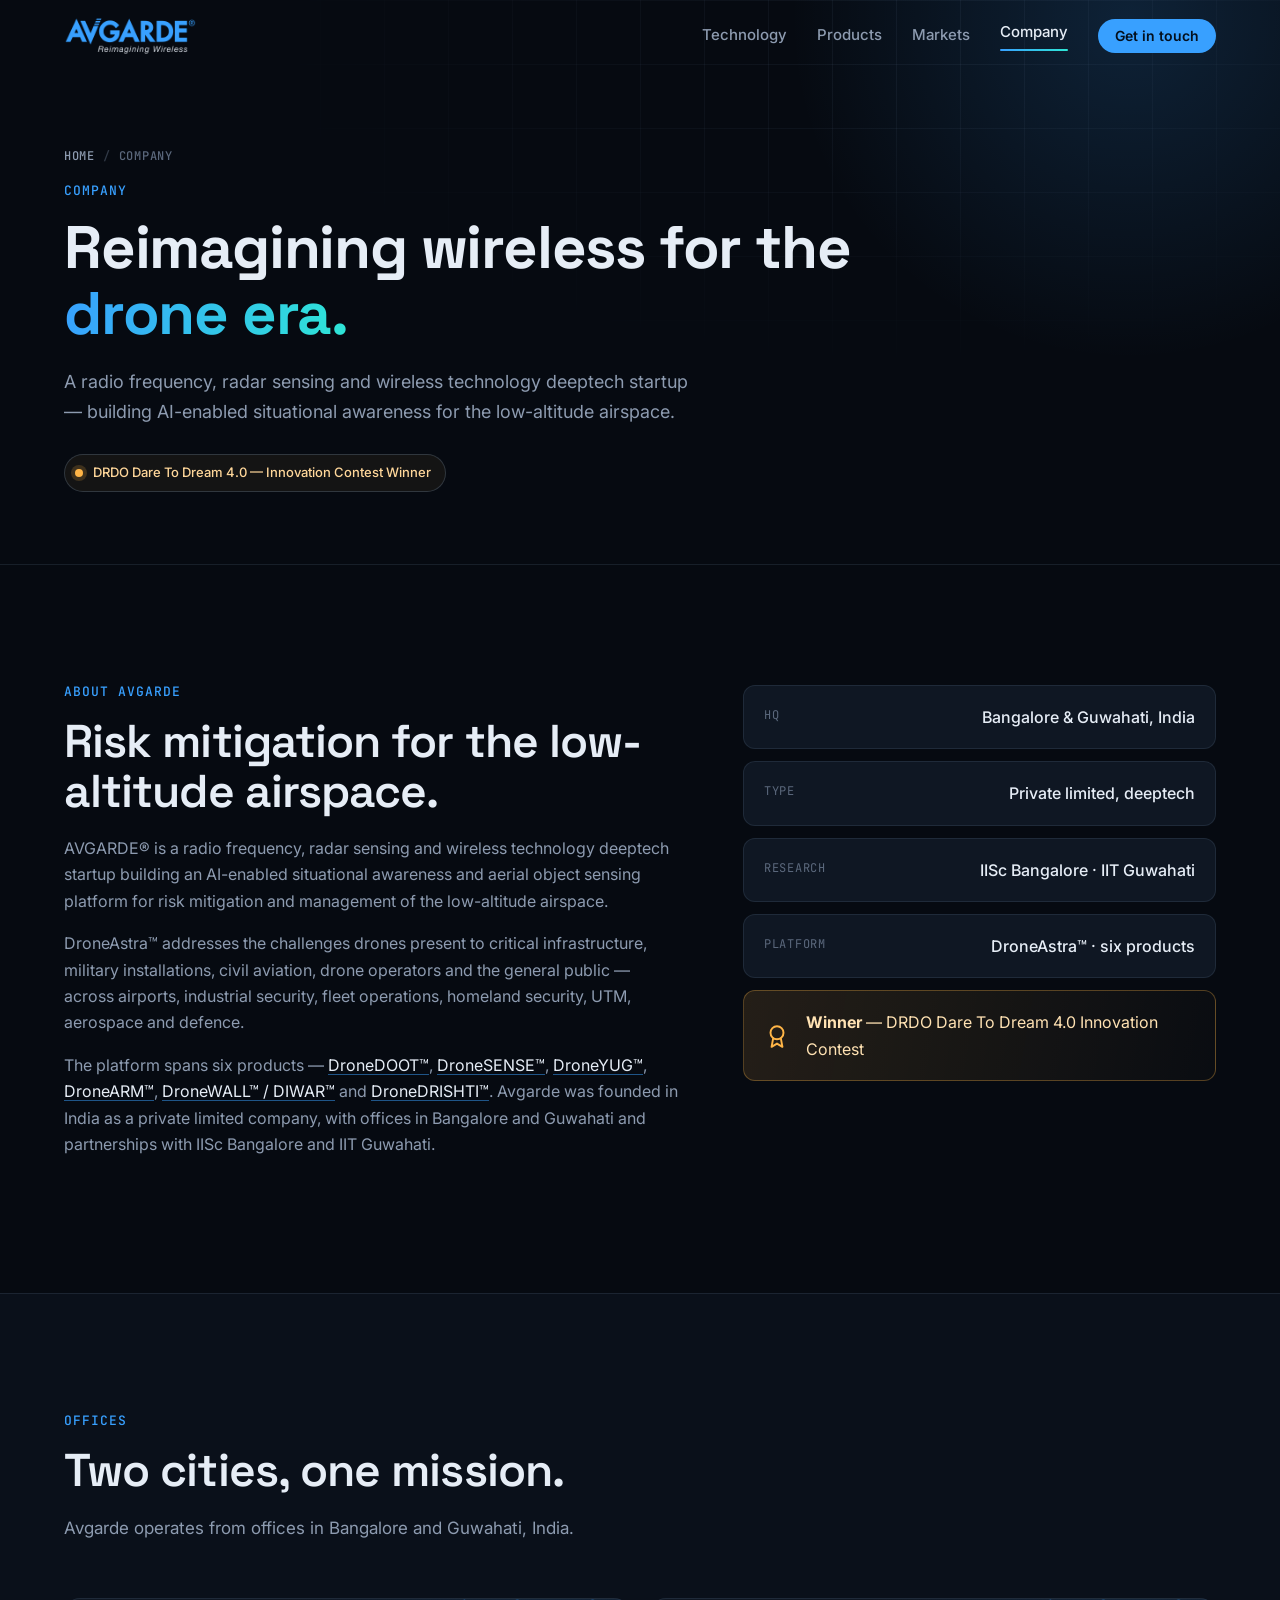
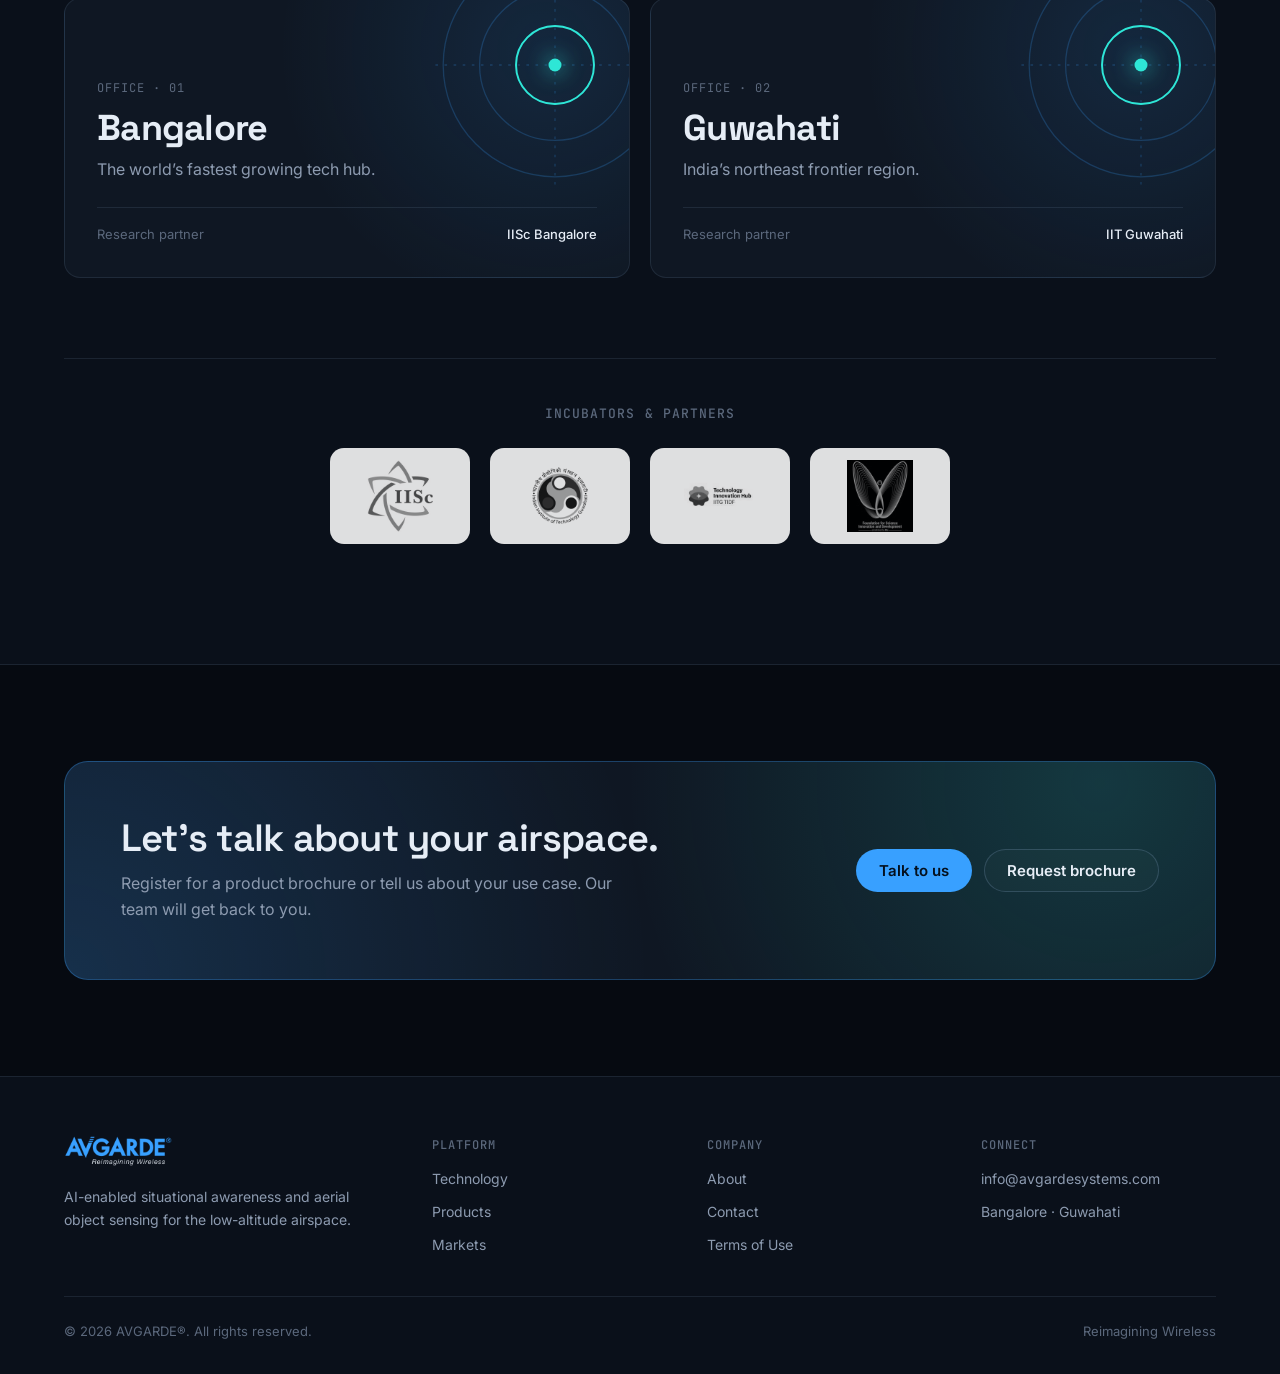
<file: company.html>
<!DOCTYPE html>
<html lang="en">
<head>
  <meta charset="utf-8">
  <meta name="viewport" content="width=device-width, initial-scale=1">
  <title>Company — Avgarde®</title>
  <meta name="description" content="AVGARDE® is a radio frequency, radar sensing and wireless technology deeptech startup from India, with offices in Bangalore and Guwahati.">
  <meta name="theme-color" content="#060a11">
  <meta property="og:title" content="Company — Avgarde®">
  <meta property="og:description" content="AVGARDE® is a radio frequency, radar sensing and wireless technology deeptech startup from India, with offices in Bangalore and Guwahati.">
  <meta property="og:type" content="website">
  <link rel="icon" type="image/svg+xml" href="data:image/svg+xml,%3Csvg xmlns='http://www.w3.org/2000/svg' viewBox='0 0 32 32'%3E%3Crect width='32' height='32' rx='7' fill='%23060a11'/%3E%3Cpath d='M16 5 6 27h5l5-11 5 11h5z' fill='%2338a0ff'/%3E%3C/svg%3E">
  <link rel="preconnect" href="https://fonts.googleapis.com">
  <link rel="preconnect" href="https://fonts.gstatic.com" crossorigin>
  <link href="https://fonts.googleapis.com/css2?family=Inter:wght@400;500;600&family=Space+Grotesk:wght@500;600;700&family=JetBrains+Mono:wght@400;500&display=swap" rel="stylesheet">
  <link rel="stylesheet" href="styles.css?v=1794304038">
  <link rel="stylesheet" href="pages.css?v=1794304038">
</head>
<body data-page="company">

<a class="skip" href="#main">Skip to content</a>

<header class="nav" id="nav">
  <div class="container nav__inner">
    <a href="index.html" class="nav__logo" aria-label="Avgarde home">
      <img src="assets/logo-dark.png" alt="Avgarde® — Reimagining Wireless" width="150" height="50">
    </a>
    <nav class="nav__links" id="navLinks" aria-label="Primary">
      <a href="technology.html" data-page="technology">Technology</a>
      <a href="products.html" data-page="products">Products</a>
      <a href="markets.html" data-page="markets">Markets</a>
      <a href="company.html" data-page="company">Company</a>
      <a href="contact.html" class="btn btn--sm btn--primary" data-page="contact">Get in touch</a>
    </nav>
    <button class="nav__toggle" id="navToggle" aria-label="Open menu" aria-expanded="false" aria-controls="navLinks">
      <span></span><span></span>
    </button>
  </div>
</header>

<main id="main">
  <!-- ============ PAGE HERO ============ -->
  <section class="page-hero">
    <div class="hero__grid-bg" aria-hidden="true"></div>
    <div class="container">
      <nav class="crumbs reveal" aria-label="Breadcrumb">
        <a href="index.html">Home</a><span aria-hidden="true">/</span><span aria-current="page">Company</span>
      </nav>
      <p class="eyebrow reveal">Company</p>
      <h1 class="reveal">Reimagining wireless for the <span class="grad">drone era.</span></h1>
      <p class="lead reveal">A radio frequency, radar sensing and wireless technology deeptech startup — building AI-enabled situational awareness for the low-altitude airspace.</p>
      <p class="badge page-hero__badge reveal">
        <span class="badge__dot" aria-hidden="true"></span>
        DRDO Dare To Dream 4.0 — Innovation Contest Winner
      </p>
    </div>
  </section>

  <!-- ============ ABOUT ============ -->
  <section class="section" id="about">
    <div class="container company">
      <div class="company__text reveal">
        <p class="eyebrow">About Avgarde</p>
        <h2>Risk mitigation for the low-altitude airspace.</h2>
        <p>AVGARDE® is a radio frequency, radar sensing and wireless technology deeptech startup building an AI-enabled situational awareness and aerial object sensing platform for risk mitigation and management of the low-altitude airspace.</p>
        <p>DroneAstra™ addresses the challenges drones present to critical infrastructure, military installations, civil aviation, drone operators and the general public — across airports, industrial security, fleet operations, homeland security, UTM, aerospace and defence.</p>
        <p>The platform spans six products — <a class="inline-link" href="products/dronedoot.html">DroneDOOT™</a>, <a class="inline-link" href="products/dronesense.html">DroneSENSE™</a>, <a class="inline-link" href="products/droneyug.html">DroneYUG™</a>, <a class="inline-link" href="products/dronearm.html">DroneARM™</a>, <a class="inline-link" href="products/dronewall.html">DroneWALL™ / DIWAR™</a> and <a class="inline-link" href="products/dronedrishti.html">DroneDRISHTI™</a>. Avgarde was founded in India as a private limited company, with offices in Bangalore and Guwahati and partnerships with IISc Bangalore and IIT Guwahati.</p>
      </div>
      <div class="company__facts reveal">
        <div class="fact">
          <span class="fact__k mono">HQ</span>
          <span class="fact__v">Bangalore &amp; Guwahati, India</span>
        </div>
        <div class="fact">
          <span class="fact__k mono">Type</span>
          <span class="fact__v">Private limited, deeptech</span>
        </div>
        <div class="fact">
          <span class="fact__k mono">Research</span>
          <span class="fact__v">IISc Bangalore · IIT Guwahati</span>
        </div>
        <div class="fact">
          <span class="fact__k mono">Platform</span>
          <span class="fact__v">DroneAstra™ · six products</span>
        </div>
        <div class="fact fact--award">
          <svg viewBox="0 0 24 24" aria-hidden="true"><circle cx="12" cy="9" r="6"/><path d="M8.5 14 7 22l5-3 5 3-1.5-8"/></svg>
          <span><b>Winner</b> — DRDO Dare To Dream 4.0 Innovation Contest</span>
        </div>
      </div>
    </div>

  </section>

  <!-- ============ OFFICES ============ -->
  <section class="section section--alt" id="offices">
    <div class="container">
      <header class="section__head reveal">
        <p class="eyebrow">Offices</p>
        <h2>Two cities, one mission.</h2>
        <p class="section__sub">Avgarde operates from offices in Bangalore and Guwahati, India.</p>
      </header>

      <div class="offices">
        <article class="office reveal">
          <svg class="office__art" viewBox="0 0 200 200" aria-hidden="true">
            <circle cx="100" cy="100" r="30"/><circle cx="100" cy="100" r="58"/><circle cx="100" cy="100" r="86"/>
            <path d="M100 8v184M8 100h184"/>
            <circle class="office__ping" cx="100" cy="100" r="30"/>
            <circle class="office__pin" cx="100" cy="100" r="5"/>
          </svg>
          <p class="office__k mono">Office · 01</p>
          <h3>Bangalore</h3>
          <p class="office__d">The world’s fastest growing tech hub.</p>
          <p class="office__meta"><span>Research partner</span><span>IISc Bangalore</span></p>
        </article>
        <article class="office reveal">
          <svg class="office__art" viewBox="0 0 200 200" aria-hidden="true">
            <circle cx="100" cy="100" r="30"/><circle cx="100" cy="100" r="58"/><circle cx="100" cy="100" r="86"/>
            <path d="M100 8v184M8 100h184"/>
            <circle class="office__ping" cx="100" cy="100" r="30"/>
            <circle class="office__pin" cx="100" cy="100" r="5"/>
          </svg>
          <p class="office__k mono">Office · 02</p>
          <h3>Guwahati</h3>
          <p class="office__d">India’s northeast frontier region.</p>
          <p class="office__meta"><span>Research partner</span><span>IIT Guwahati</span></p>
        </article>
      </div>

      <div class="partners reveal">
        <p class="partners__label">Incubators &amp; partners</p>
        <div class="partners__row">
          <div class="partner"><img src="assets/iisc.jpeg" alt="Indian Institute of Science, Bangalore" width="400" height="400" loading="lazy"></div>
          <div class="partner"><img src="assets/iitg-logo.png" alt="IIT Guwahati" width="400" height="400" loading="lazy"></div>
          <div class="partner"><img src="assets/iitg.jpeg" alt="IIT Guwahati Technology Incubation Centre" width="200" height="200" loading="lazy"></div>
          <div class="partner"><img src="assets/fsid.jpeg" alt="Foundation for Science Innovation and Development" width="200" height="200" loading="lazy"></div>
        </div>
      </div>
    </div>
  </section>

  <!-- ============ CTA ============ -->
  <section class="cta-band">
    <div class="container">
      <div class="cta-band__box reveal">
        <div>
          <h2>Let’s talk about your airspace.</h2>
          <p>Register for a product brochure or tell us about your use case. Our team will get back to you.</p>
        </div>
        <div class="cta-band__actions">
          <a href="contact.html?req=other" class="btn btn--primary">Talk to us</a>
          <a href="contact.html" class="btn btn--ghost">Request brochure</a>
        </div>
      </div>
    </div>
  </section>
</main>

<footer class="footer">
  <div class="container">
    <div class="footer__grid">
      <div class="footer__brand">
        <a href="index.html" aria-label="Avgarde home"><img src="assets/logo-dark.png" alt="Avgarde®" width="120" height="40"></a>
        <p>AI-enabled situational awareness and aerial object sensing for the low-altitude airspace.</p>
      </div>
      <div class="footer__col">
        <h4>Platform</h4>
        <ul>
          <li><a href="technology.html">Technology</a></li>
          <li><a href="products.html">Products</a></li>
          <li><a href="markets.html">Markets</a></li>
        </ul>
      </div>
      <div class="footer__col">
        <h4>Company</h4>
        <ul>
          <li><a href="company.html">About</a></li>
          <li><a href="contact.html">Contact</a></li>
          <li><a href="terms-of-use.html">Terms of Use</a></li>
        </ul>
      </div>
      <div class="footer__col">
        <h4>Connect</h4>
        <ul>
          <li><a href="mailto:info@avgardesystems.com">info@avgardesystems.com</a></li>
          <li>Bangalore · Guwahati</li>
        </ul>
      </div>
    </div>
    <div class="footer__bottom">
      <p>© <span id="year">2026</span> AVGARDE®. All rights reserved.</p>
      <p>Reimagining Wireless</p>
    </div>
  </div>
</footer>

<script src="main.js?v=1794304038"></script>
</body>
</html>
</file>
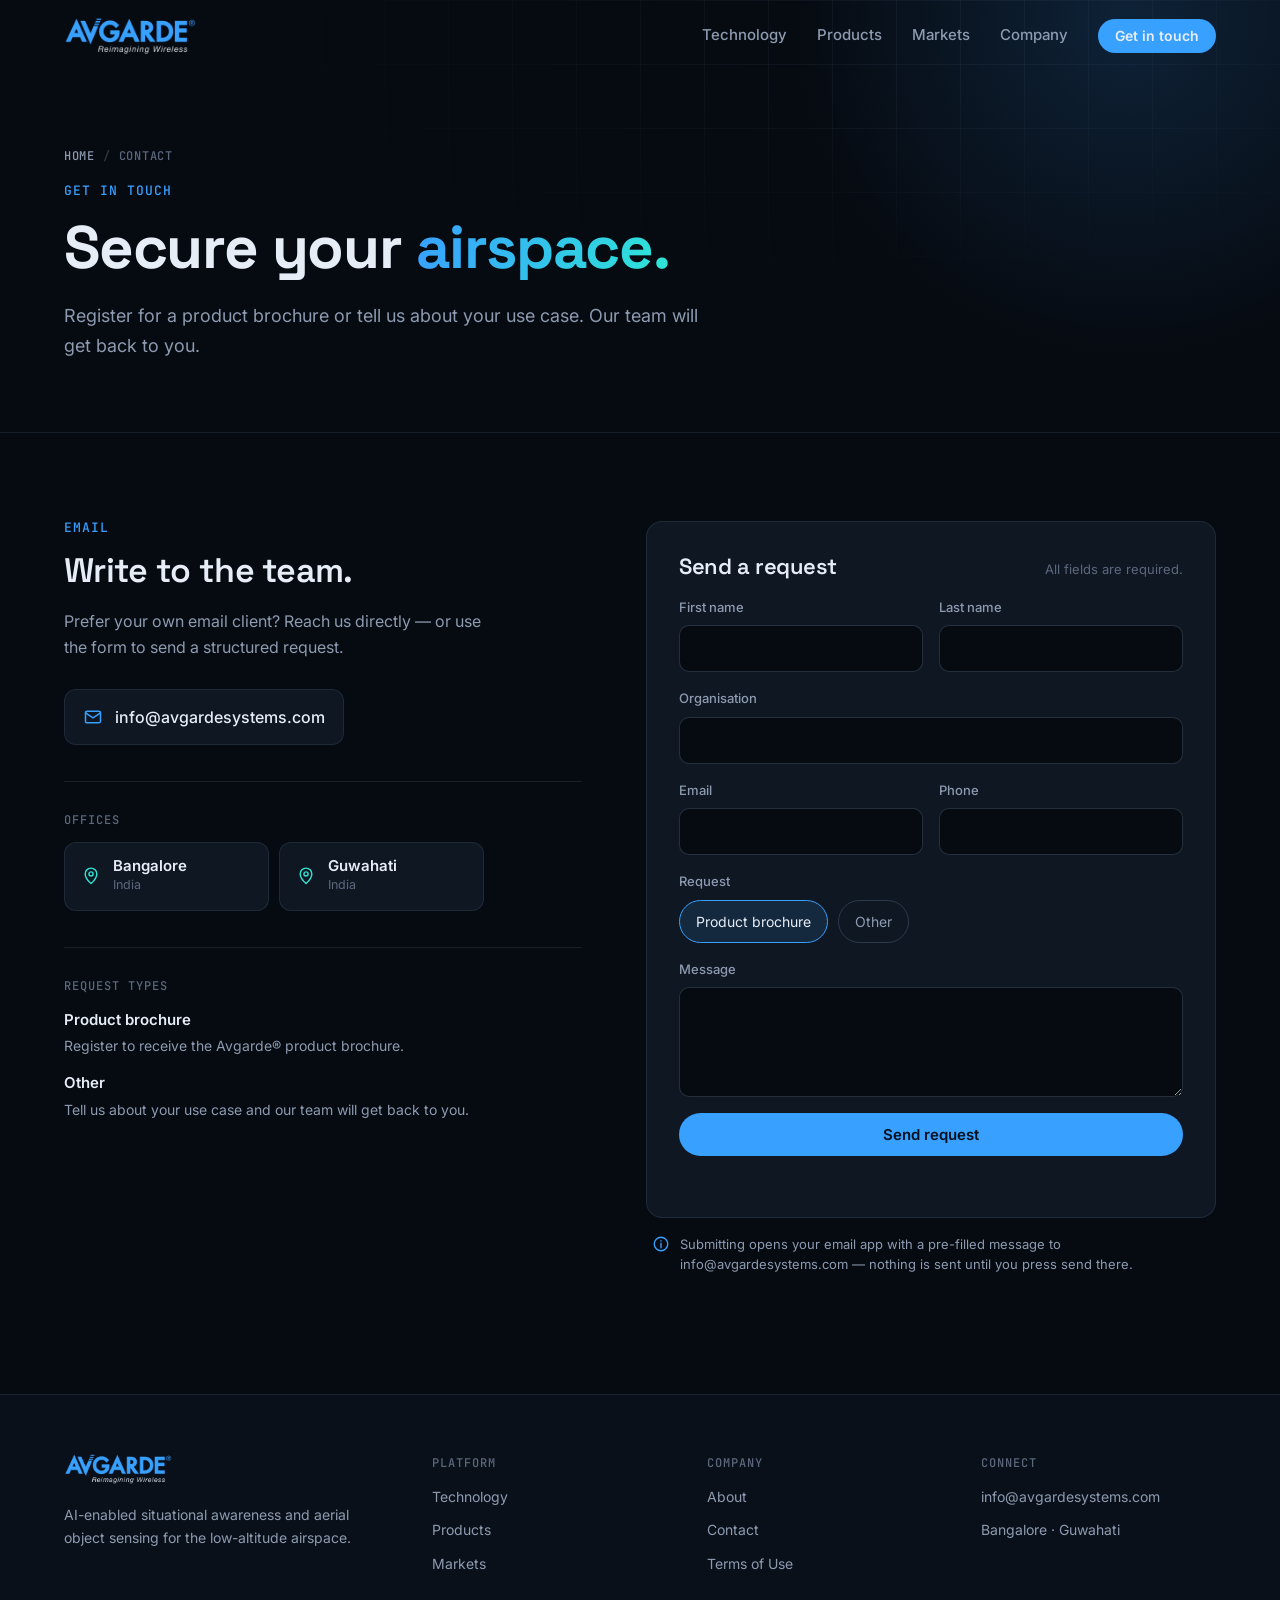
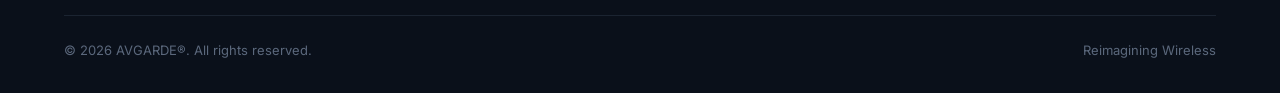
<file: contact.html>
<!DOCTYPE html>
<html lang="en">
<head>
  <meta charset="utf-8">
  <meta name="viewport" content="width=device-width, initial-scale=1">
  <title>Contact — Avgarde®</title>
  <meta name="description" content="Request an Avgarde® product brochure or tell us about your use case. Email info@avgardesystems.com.">
  <meta name="theme-color" content="#060a11">
  <meta property="og:title" content="Contact — Avgarde®">
  <meta property="og:description" content="Request an Avgarde® product brochure or tell us about your use case. Email info@avgardesystems.com.">
  <meta property="og:type" content="website">
  <link rel="icon" type="image/svg+xml" href="data:image/svg+xml,%3Csvg xmlns='http://www.w3.org/2000/svg' viewBox='0 0 32 32'%3E%3Crect width='32' height='32' rx='7' fill='%23060a11'/%3E%3Cpath d='M16 5 6 27h5l5-11 5 11h5z' fill='%2338a0ff'/%3E%3C/svg%3E">
  <link rel="preconnect" href="https://fonts.googleapis.com">
  <link rel="preconnect" href="https://fonts.gstatic.com" crossorigin>
  <link href="https://fonts.googleapis.com/css2?family=Inter:wght@400;500;600&family=Space+Grotesk:wght@500;600;700&family=JetBrains+Mono:wght@400;500&display=swap" rel="stylesheet">
  <link rel="stylesheet" href="styles.css?v=1794304038">
  <link rel="stylesheet" href="pages.css?v=1794304038">
</head>
<body data-page="contact">

<a class="skip" href="#main">Skip to content</a>

<header class="nav" id="nav">
  <div class="container nav__inner">
    <a href="index.html" class="nav__logo" aria-label="Avgarde home">
      <img src="assets/logo-dark.png" alt="Avgarde® — Reimagining Wireless" width="150" height="50">
    </a>
    <nav class="nav__links" id="navLinks" aria-label="Primary">
      <a href="technology.html" data-page="technology">Technology</a>
      <a href="products.html" data-page="products">Products</a>
      <a href="markets.html" data-page="markets">Markets</a>
      <a href="company.html" data-page="company">Company</a>
      <a href="contact.html" class="btn btn--sm btn--primary" data-page="contact">Get in touch</a>
    </nav>
    <button class="nav__toggle" id="navToggle" aria-label="Open menu" aria-expanded="false" aria-controls="navLinks">
      <span></span><span></span>
    </button>
  </div>
</header>

<main id="main">
  <!-- ============ PAGE HERO ============ -->
  <section class="page-hero">
    <div class="hero__grid-bg" aria-hidden="true"></div>
    <div class="container">
      <nav class="crumbs reveal" aria-label="Breadcrumb">
        <a href="index.html">Home</a><span aria-hidden="true">/</span><span aria-current="page">Contact</span>
      </nav>
      <p class="eyebrow reveal">Get in touch</p>
      <h1 class="reveal">Secure your <span class="grad">airspace.</span></h1>
      <p class="lead reveal">Register for a product brochure or tell us about your use case. Our team will get back to you.</p>
    </div>
  </section>

  <!-- ============ CONTACT ============ -->
  <section class="section section--contact" id="contact">
    <div class="container contact">
      <div class="contact__intro reveal">
        <div class="contact__block">
          <p class="eyebrow">Email</p>
          <h2>Write to the team.</h2>
          <p>Prefer your own email client? Reach us directly — or use the form to send a structured request.</p>
          <a class="contact__mail" href="mailto:info@avgardesystems.com">
            <svg viewBox="0 0 24 24" aria-hidden="true"><rect x="3" y="5" width="18" height="14" rx="2"/><path d="M3 7l9 6 9-6"/></svg>
            info@avgardesystems.com
          </a>
        </div>

        <div class="contact__block">
          <h3 class="contact__h3">Offices</h3>
          <ul class="olist">
            <li>
              <svg viewBox="0 0 24 24" aria-hidden="true"><path d="M12 21s-7-6.2-7-11.5A7 7 0 0 1 19 9.5C19 14.8 12 21 12 21z"/><circle cx="12" cy="9.5" r="2.5"/></svg>
              <span><b>Bangalore</b><small>India</small></span>
            </li>
            <li>
              <svg viewBox="0 0 24 24" aria-hidden="true"><path d="M12 21s-7-6.2-7-11.5A7 7 0 0 1 19 9.5C19 14.8 12 21 12 21z"/><circle cx="12" cy="9.5" r="2.5"/></svg>
              <span><b>Guwahati</b><small>India</small></span>
            </li>
          </ul>
        </div>

        <div class="contact__block">
          <h3 class="contact__h3">Request types</h3>
          <dl class="rtypes">
            <div><dt>Product brochure</dt><dd>Register to receive the Avgarde® product brochure.</dd></div>
            <div><dt>Other</dt><dd>Tell us about your use case and our team will get back to you.</dd></div>
          </dl>
        </div>
      </div>

      <div class="contact__form reveal">
        <form class="form" id="contactForm" novalidate aria-labelledby="formTitle" aria-describedby="formHint">
          <div class="form__head">
            <h2 class="form__title" id="formTitle">Send a request</h2>
            <p class="form__req">All fields are required.</p>
          </div>
          <div class="form__row">
            <label for="f-first">First name<input id="f-first" name="first" required autocomplete="given-name"></label>
            <label for="f-last">Last name<input id="f-last" name="last" required autocomplete="family-name"></label>
          </div>
          <label for="f-org">Organisation<input id="f-org" name="org" required autocomplete="organization"></label>
          <div class="form__row">
            <label for="f-email">Email<input id="f-email" type="email" name="email" required autocomplete="email"></label>
            <label for="f-phone">Phone<input id="f-phone" type="tel" name="phone" required autocomplete="tel"></label>
          </div>
          <fieldset>
            <legend>Request</legend>
            <label class="radio" for="f-req-brochure"><input id="f-req-brochure" type="radio" name="req" value="Product Brochure" checked><span>Product brochure</span></label>
            <label class="radio" for="f-req-other"><input id="f-req-other" type="radio" name="req" value="Other"><span>Other</span></label>
          </fieldset>
          <label for="f-msg">Message<textarea id="f-msg" name="msg" rows="4" required></textarea></label>
          <button type="submit" class="btn btn--primary btn--block">Send request</button>
          <p class="form__note" id="formNote" role="status"></p>
        </form>
        <p class="form__hint" id="formHint">
          <svg viewBox="0 0 24 24" aria-hidden="true"><circle cx="12" cy="12" r="9"/><path d="M12 11v6M12 7.5v.5"/></svg>
          <span>Submitting opens your email app with a pre-filled message to info@avgardesystems.com — nothing is sent until you press send there.</span>
        </p>
      </div>
    </div>
  </section>
</main>

<footer class="footer">
  <div class="container">
    <div class="footer__grid">
      <div class="footer__brand">
        <a href="index.html" aria-label="Avgarde home"><img src="assets/logo-dark.png" alt="Avgarde®" width="120" height="40"></a>
        <p>AI-enabled situational awareness and aerial object sensing for the low-altitude airspace.</p>
      </div>
      <div class="footer__col">
        <h4>Platform</h4>
        <ul>
          <li><a href="technology.html">Technology</a></li>
          <li><a href="products.html">Products</a></li>
          <li><a href="markets.html">Markets</a></li>
        </ul>
      </div>
      <div class="footer__col">
        <h4>Company</h4>
        <ul>
          <li><a href="company.html">About</a></li>
          <li><a href="contact.html">Contact</a></li>
          <li><a href="terms-of-use.html">Terms of Use</a></li>
        </ul>
      </div>
      <div class="footer__col">
        <h4>Connect</h4>
        <ul>
          <li><a href="mailto:info@avgardesystems.com">info@avgardesystems.com</a></li>
          <li>Bangalore · Guwahati</li>
        </ul>
      </div>
    </div>
    <div class="footer__bottom">
      <p>© <span id="year">2026</span> AVGARDE®. All rights reserved.</p>
      <p>Reimagining Wireless</p>
    </div>
  </div>
</footer>

<script src="main.js?v=1794304038"></script>
</body>
</html>
</file>
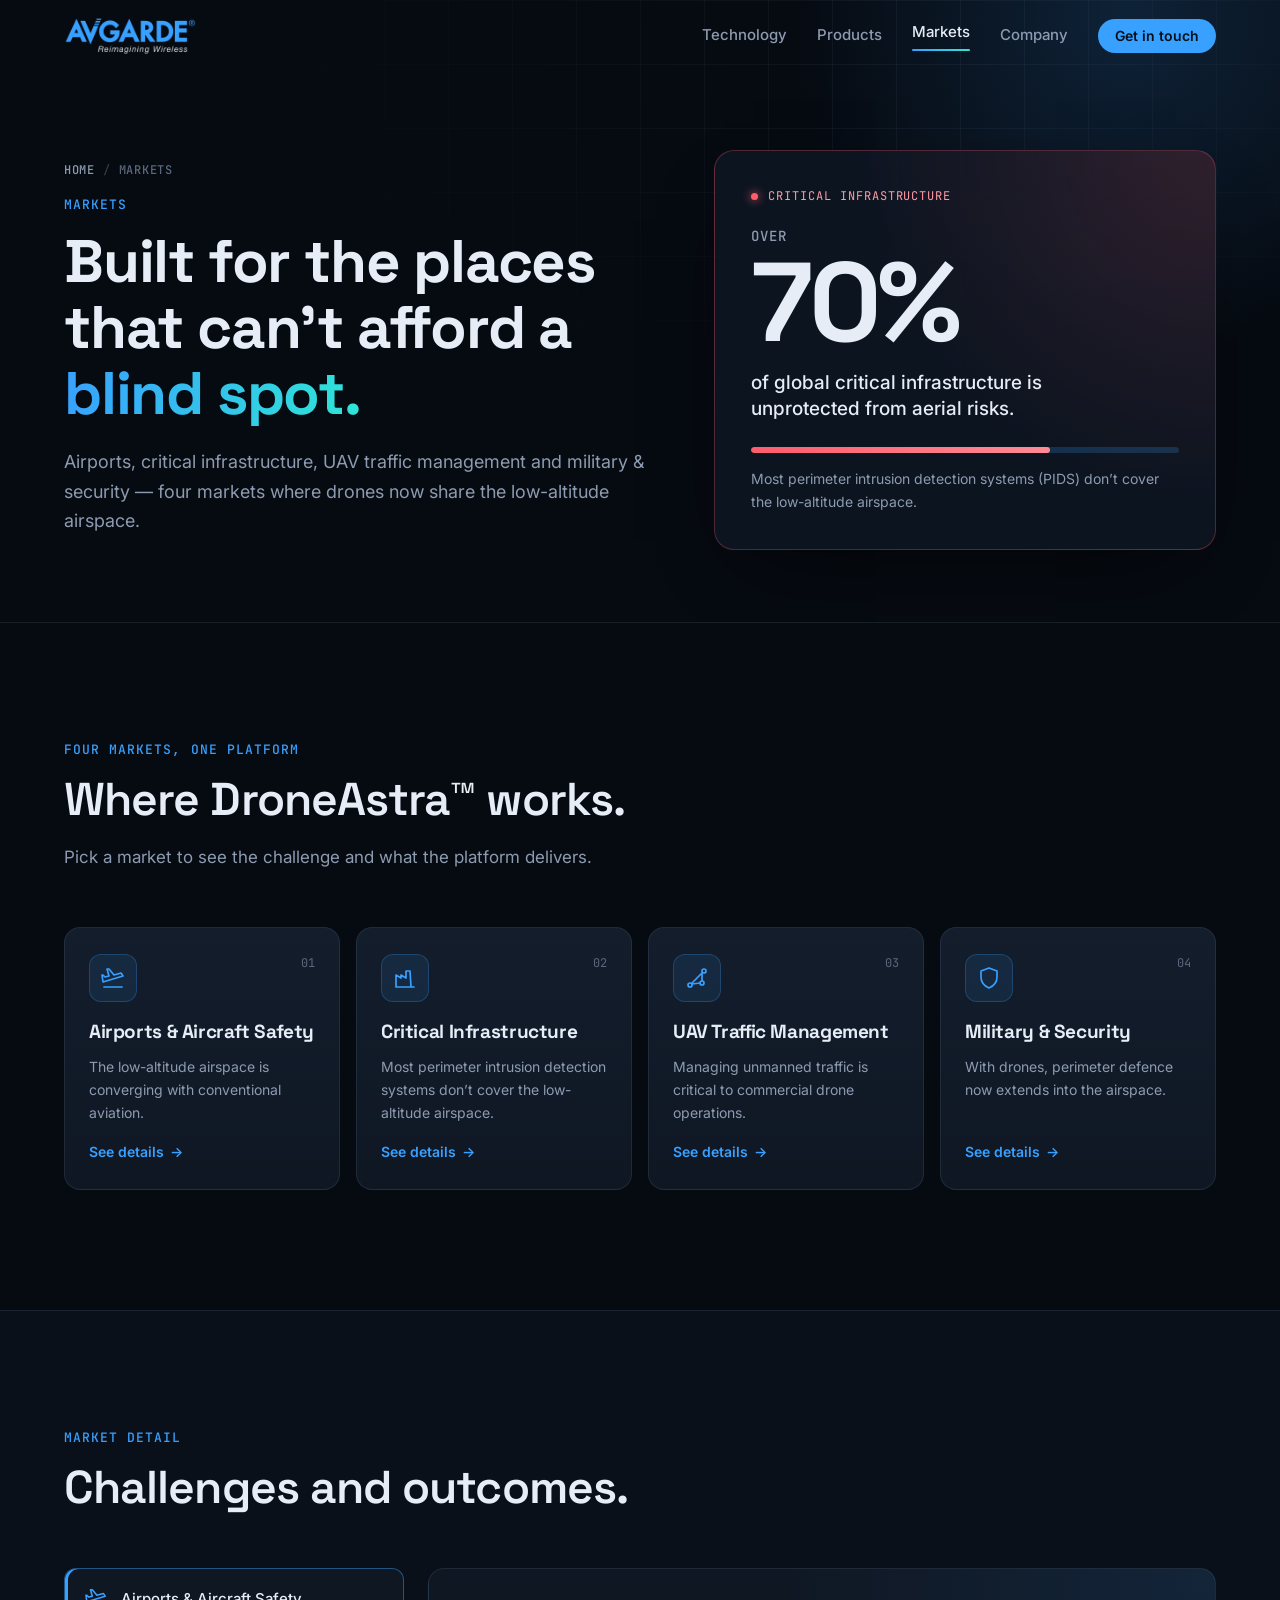
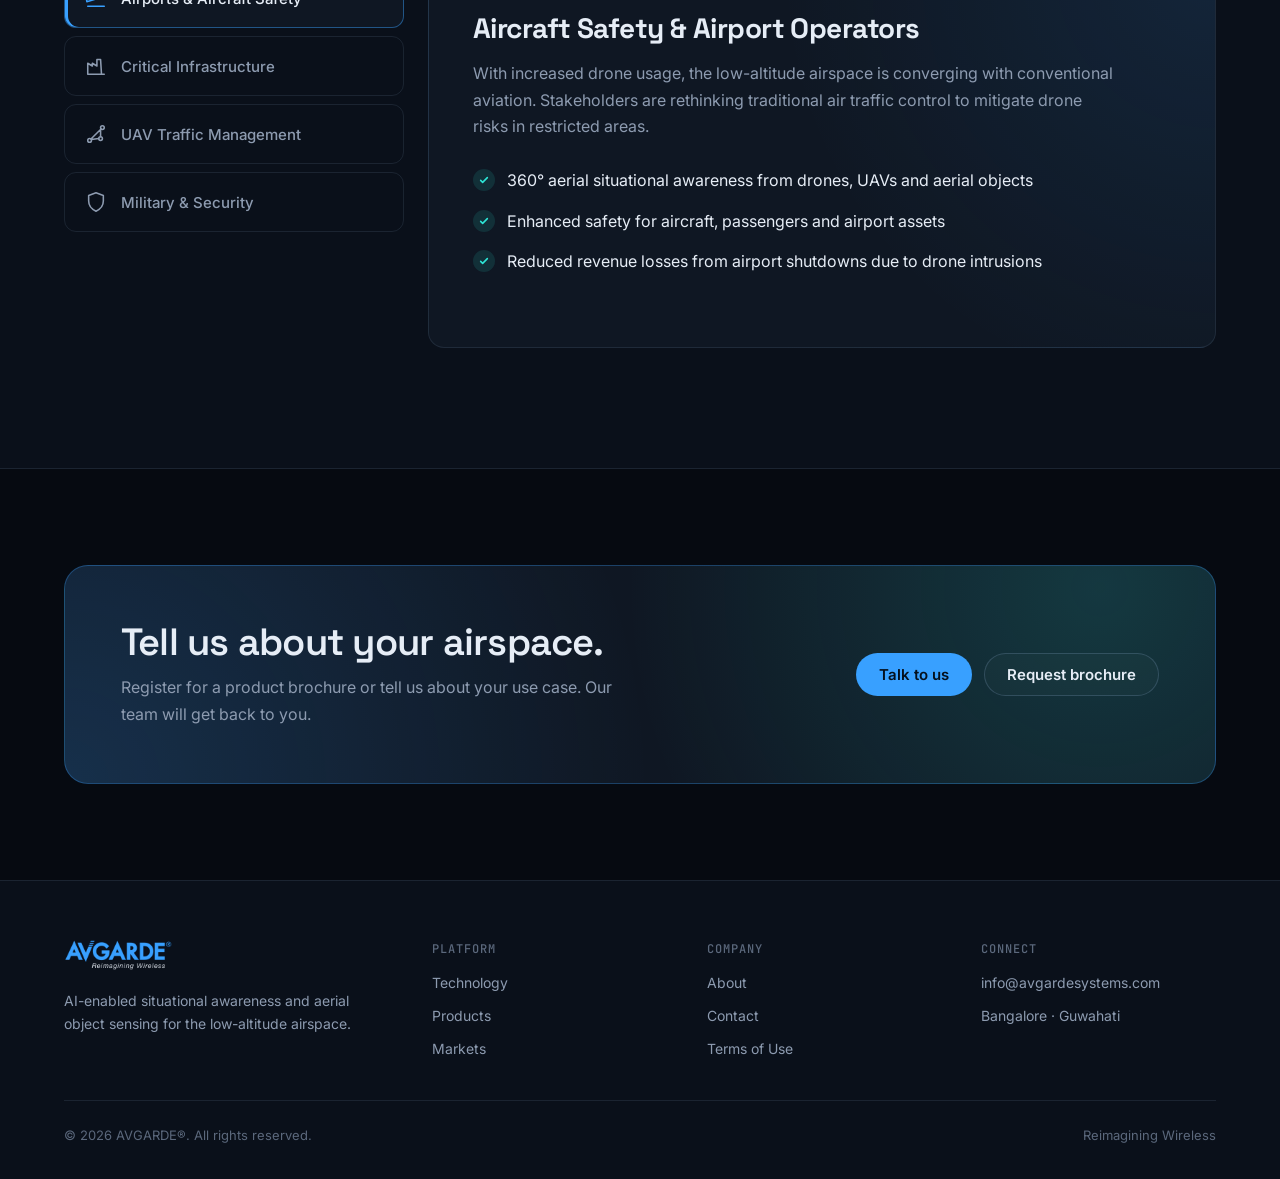
<file: markets.html>
<!DOCTYPE html>
<html lang="en">
<head>
  <meta charset="utf-8">
  <meta name="viewport" content="width=device-width, initial-scale=1">
  <title>Markets — Avgarde®</title>
  <meta name="description" content="DroneAstra™ for airports and aircraft safety, critical infrastructure protection, UAV traffic management, and military and security agencies.">
  <meta name="theme-color" content="#060a11">
  <meta property="og:title" content="Markets — Avgarde®">
  <meta property="og:description" content="DroneAstra™ for airports and aircraft safety, critical infrastructure protection, UAV traffic management, and military and security agencies.">
  <meta property="og:type" content="website">
  <link rel="icon" type="image/svg+xml" href="data:image/svg+xml,%3Csvg xmlns='http://www.w3.org/2000/svg' viewBox='0 0 32 32'%3E%3Crect width='32' height='32' rx='7' fill='%23060a11'/%3E%3Cpath d='M16 5 6 27h5l5-11 5 11h5z' fill='%2338a0ff'/%3E%3C/svg%3E">
  <link rel="preconnect" href="https://fonts.googleapis.com">
  <link rel="preconnect" href="https://fonts.gstatic.com" crossorigin>
  <link href="https://fonts.googleapis.com/css2?family=Inter:wght@400;500;600&family=Space+Grotesk:wght@500;600;700&family=JetBrains+Mono:wght@400;500&display=swap" rel="stylesheet">
  <link rel="stylesheet" href="styles.css?v=1794304038">
  <link rel="stylesheet" href="pages.css?v=1794304038">
</head>
<body data-page="markets">

<a class="skip" href="#main">Skip to content</a>

<header class="nav" id="nav">
  <div class="container nav__inner">
    <a href="index.html" class="nav__logo" aria-label="Avgarde home">
      <img src="assets/logo-dark.png" alt="Avgarde® — Reimagining Wireless" width="150" height="50">
    </a>
    <nav class="nav__links" id="navLinks" aria-label="Primary">
      <a href="technology.html" data-page="technology">Technology</a>
      <a href="products.html" data-page="products">Products</a>
      <a href="markets.html" data-page="markets">Markets</a>
      <a href="company.html" data-page="company">Company</a>
      <a href="contact.html" class="btn btn--sm btn--primary" data-page="contact">Get in touch</a>
    </nav>
    <button class="nav__toggle" id="navToggle" aria-label="Open menu" aria-expanded="false" aria-controls="navLinks">
      <span></span><span></span>
    </button>
  </div>
</header>

<main id="main">
  <!-- ============ PAGE HERO ============ -->
  <section class="page-hero">
    <div class="hero__grid-bg" aria-hidden="true"></div>
    <div class="container">
      <div class="page-hero__inner">
        <div class="page-hero__copy">
          <nav class="crumbs reveal" aria-label="Breadcrumb">
            <a href="index.html">Home</a><span aria-hidden="true">/</span><span aria-current="page">Markets</span>
          </nav>
          <p class="eyebrow reveal">Markets</p>
          <h1 class="reveal">Built for the places that can’t afford a <span class="grad">blind spot.</span></h1>
          <p class="lead reveal">Airports, critical infrastructure, UAV traffic management and military &amp; security — four markets where drones now share the low-altitude airspace.</p>
        </div>

        <aside class="callout reveal" aria-label="Key fact">
          <p class="callout__k mono"><span class="dot dot--red" aria-hidden="true"></span>Critical infrastructure</p>
          <p class="callout__v"><small>Over</small>70%</p>
          <p class="callout__t">of global critical infrastructure is unprotected from aerial risks.</p>
          <div class="callout__bar" aria-hidden="true"><span></span></div>
          <p class="callout__s">Most perimeter intrusion detection systems (PIDS) don’t cover the low-altitude airspace.</p>
        </aside>
      </div>
    </div>
  </section>

  <!-- ============ OVERVIEW ============ -->
  <section class="section section--overview" id="overview">
    <div class="container">
      <header class="section__head reveal">
        <p class="eyebrow">Four markets, one platform</p>
        <h2>Where DroneAstra™ works.</h2>
        <p class="section__sub">Pick a market to see the challenge and what the platform delivers.</p>
      </header>

      <div class="mcards">
        <a class="mcard reveal" href="#m-airport" data-tab="t-airport">
          <span class="mcard__icon" aria-hidden="true"><svg viewBox="0 0 24 24"><path d="M2 16l20-6-2-3-7 2-5-6H6l2 7-4 1-2-2H1z M3 21h18"/></svg></span>
          <span class="mcard__num mono" aria-hidden="true">01</span>
          <h3>Airports &amp; Aircraft Safety</h3>
          <p>The low-altitude airspace is converging with conventional aviation.</p>
          <span class="more">See details</span>
        </a>
        <a class="mcard reveal" href="#m-infra" data-tab="t-infra">
          <span class="mcard__icon" aria-hidden="true"><svg viewBox="0 0 24 24"><path d="M3 21V9l5 3V9l5 3V5h4l1 16zM3 21h18"/></svg></span>
          <span class="mcard__num mono" aria-hidden="true">02</span>
          <h3>Critical Infrastructure</h3>
          <p>Most perimeter intrusion detection systems don’t cover the low-altitude airspace.</p>
          <span class="more">See details</span>
        </a>
        <a class="mcard reveal" href="#m-utm" data-tab="t-utm">
          <span class="mcard__icon" aria-hidden="true"><svg viewBox="0 0 24 24"><circle cx="5" cy="19" r="2"/><circle cx="19" cy="5" r="2"/><circle cx="17" cy="17" r="2"/><path d="M7 18l8-1M6.5 17.5l11-11M17 15V7"/></svg></span>
          <span class="mcard__num mono" aria-hidden="true">03</span>
          <h3>UAV Traffic Management</h3>
          <p>Managing unmanned traffic is critical to commercial drone operations.</p>
          <span class="more">See details</span>
        </a>
        <a class="mcard reveal" href="#m-mil" data-tab="t-mil">
          <span class="mcard__icon" aria-hidden="true"><svg viewBox="0 0 24 24"><path d="M12 2l8 3v6c0 5-3.5 9-8 11-4.5-2-8-6-8-11V5z"/></svg></span>
          <span class="mcard__num mono" aria-hidden="true">04</span>
          <h3>Military &amp; Security</h3>
          <p>With drones, perimeter defence now extends into the airspace.</p>
          <span class="more">See details</span>
        </a>
      </div>
    </div>
  </section>

  <!-- ============ MARKET DETAIL (tabs) ============ -->
  <section class="section section--alt" id="detail">
    <div class="container">
      <header class="section__head reveal">
        <p class="eyebrow">Market detail</p>
        <h2>Challenges and outcomes.</h2>
      </header>

      <div class="markets reveal" id="marketTabs">
        <div class="markets__tabs" role="tablist" aria-label="Markets">
          <button class="mtab is-active" role="tab" aria-selected="true" aria-controls="m-airport" id="t-airport">
            <svg viewBox="0 0 24 24" aria-hidden="true"><path d="M2 16l20-6-2-3-7 2-5-6H6l2 7-4 1-2-2H1z M3 21h18"/></svg>
            Airports &amp; Aircraft Safety
          </button>
          <button class="mtab" role="tab" aria-selected="false" aria-controls="m-infra" id="t-infra" tabindex="-1">
            <svg viewBox="0 0 24 24" aria-hidden="true"><path d="M3 21V9l5 3V9l5 3V5h4l1 16zM3 21h18"/></svg>
            Critical Infrastructure
          </button>
          <button class="mtab" role="tab" aria-selected="false" aria-controls="m-utm" id="t-utm" tabindex="-1">
            <svg viewBox="0 0 24 24" aria-hidden="true"><circle cx="5" cy="19" r="2"/><circle cx="19" cy="5" r="2"/><circle cx="17" cy="17" r="2"/><path d="M7 18l8-1M6.5 17.5l11-11M17 15V7"/></svg>
            UAV Traffic Management
          </button>
          <button class="mtab" role="tab" aria-selected="false" aria-controls="m-mil" id="t-mil" tabindex="-1">
            <svg viewBox="0 0 24 24" aria-hidden="true"><path d="M12 2l8 3v6c0 5-3.5 9-8 11-4.5-2-8-6-8-11V5z"/></svg>
            Military &amp; Security
          </button>
        </div>

        <div class="markets__panels">
          <div class="mpanel is-active" role="tabpanel" id="m-airport" aria-labelledby="t-airport" tabindex="0">
            <h3>Aircraft Safety &amp; Airport Operators</h3>
            <p>With increased drone usage, the low-altitude airspace is converging with conventional aviation. Stakeholders are rethinking traditional air traffic control to mitigate drone risks in restricted areas.</p>
            <ul class="checks">
              <li>360° aerial situational awareness from drones, UAVs and aerial objects</li>
              <li>Enhanced safety for aircraft, passengers and airport assets</li>
              <li>Reduced revenue losses from airport shutdowns due to drone intrusions</li>
            </ul>
          </div>
          <div class="mpanel" role="tabpanel" id="m-infra" aria-labelledby="t-infra" tabindex="0" hidden>
            <h3>Critical Infrastructure Protection</h3>
            <p>Over 70% of global critical infrastructure is unprotected from aerial risks — most perimeter intrusion detection systems (PIDS) don’t cover the low-altitude airspace. Utilities, oil, gas &amp; energy, strategic assets and high-value industries all face this gap.</p>
            <ul class="checks">
              <li>Enforce ‘no drone zones’ with multi-layered PIDS</li>
              <li>Minimise interruptions to site operations from drone incursions</li>
              <li>Prevent drone-related incidents through countermeasures and operator deterrence</li>
            </ul>
          </div>
          <div class="mpanel" role="tabpanel" id="m-utm" aria-labelledby="t-utm" tabindex="0" hidden>
            <h3>UAV Traffic Management</h3>
            <p>Managing unmanned traffic is critical to the rapid expansion of commercial drone operations and advanced aerial mobility. UTM frameworks are being adopted by fleet operators, integrators and logistics networks worldwide.</p>
            <ul class="checks">
              <li>A platform approach combining AI/ML, sensor fusion and emerging technologies</li>
              <li>Airspace intelligence — situational awareness, topographical data, fleet waypoints and optimal paths</li>
              <li>Precise real-time tracking of large numbers of drones</li>
            </ul>
          </div>
          <div class="mpanel" role="tabpanel" id="m-mil" aria-labelledby="t-mil" tabindex="0" hidden>
            <h3>Military &amp; Security Agencies</h3>
            <p>With drones, perimeter defence now extends into the airspace. Modular, portable, reconfigurable and interoperable solutions address rogue drones across army, air force, navy, border and homeland security.</p>
            <ul class="checks">
              <li>Detect, classify, mitigate and report threats — 360° coverage, 24/7 scan and tracking</li>
              <li>Exceptional range resolution, micro-target detection and GNSS / WiFi / telemetry jamming</li>
              <li>AI-based target classification to support ISR strategies</li>
              <li>Soft-kill EW countermeasures via proprietary jamming and spoofing</li>
            </ul>
          </div>
        </div>
      </div>
    </div>
  </section>

  <!-- ============ CTA ============ -->
  <section class="cta-band">
    <div class="container">
      <div class="cta-band__box reveal">
        <div>
          <h2>Tell us about your airspace.</h2>
          <p>Register for a product brochure or tell us about your use case. Our team will get back to you.</p>
        </div>
        <div class="cta-band__actions">
          <a href="contact.html?req=other" class="btn btn--primary">Talk to us</a>
          <a href="contact.html" class="btn btn--ghost">Request brochure</a>
        </div>
      </div>
    </div>
  </section>
</main>

<footer class="footer">
  <div class="container">
    <div class="footer__grid">
      <div class="footer__brand">
        <a href="index.html" aria-label="Avgarde home"><img src="assets/logo-dark.png" alt="Avgarde®" width="120" height="40"></a>
        <p>AI-enabled situational awareness and aerial object sensing for the low-altitude airspace.</p>
      </div>
      <div class="footer__col">
        <h4>Platform</h4>
        <ul>
          <li><a href="technology.html">Technology</a></li>
          <li><a href="products.html">Products</a></li>
          <li><a href="markets.html">Markets</a></li>
        </ul>
      </div>
      <div class="footer__col">
        <h4>Company</h4>
        <ul>
          <li><a href="company.html">About</a></li>
          <li><a href="contact.html">Contact</a></li>
          <li><a href="terms-of-use.html">Terms of Use</a></li>
        </ul>
      </div>
      <div class="footer__col">
        <h4>Connect</h4>
        <ul>
          <li><a href="mailto:info@avgardesystems.com">info@avgardesystems.com</a></li>
          <li>Bangalore · Guwahati</li>
        </ul>
      </div>
    </div>
    <div class="footer__bottom">
      <p>© <span id="year">2026</span> AVGARDE®. All rights reserved.</p>
      <p>Reimagining Wireless</p>
    </div>
  </div>
</footer>

<script src="main.js?v=1794304038"></script>
<script>
  /* Overview cards select a market tab (main.js owns the tabs and reads the hash only on load). */
  (() => {
    const box = document.getElementById('marketTabs');
    if (!box) return;
    const smooth = !window.matchMedia('(prefers-reduced-motion: reduce)').matches;
    // on narrow screens the tab list is a horizontal scroller: keep the selected tab visible in it
    const inRow = tab => {
      const row = tab.parentElement;
      if (row.scrollWidth > row.clientWidth) row.scrollLeft += tab.getBoundingClientRect().left - row.getBoundingClientRect().left;
    };
    const show = (tabId, animate) => {
      const tab = document.getElementById(tabId);
      if (!tab) return;
      tab.click();                               // main.js: select + replaceState(#m-…)
      tab.focus({ preventScroll: true });
      inRow(tab);
      box.scrollIntoView({ block: 'start', behavior: animate && smooth ? 'smooth' : 'instant' });
    };
    document.querySelectorAll('.mcard[data-tab]').forEach(card => {
      card.addEventListener('click', e => { e.preventDefault(); show(card.dataset.tab, true); });
    });
    // markets.html#m-utm: main.js already picked the tab; bring the widget into view once layout settles
    const fromHash = () => {
      const t = location.hash && document.querySelector(`.mtab[aria-controls="${CSS.escape(location.hash.slice(1))}"]`);
      return t && t.id;
    };
    window.addEventListener('hashchange', () => { const id = fromHash(); if (id) show(id, true); });
    if (fromHash()) window.addEventListener('load', () => {
      inRow(document.getElementById(fromHash()));
      box.scrollIntoView({ block: 'start', behavior: 'instant' });
    });
  })();
</script>
</body>
</html>
</file>
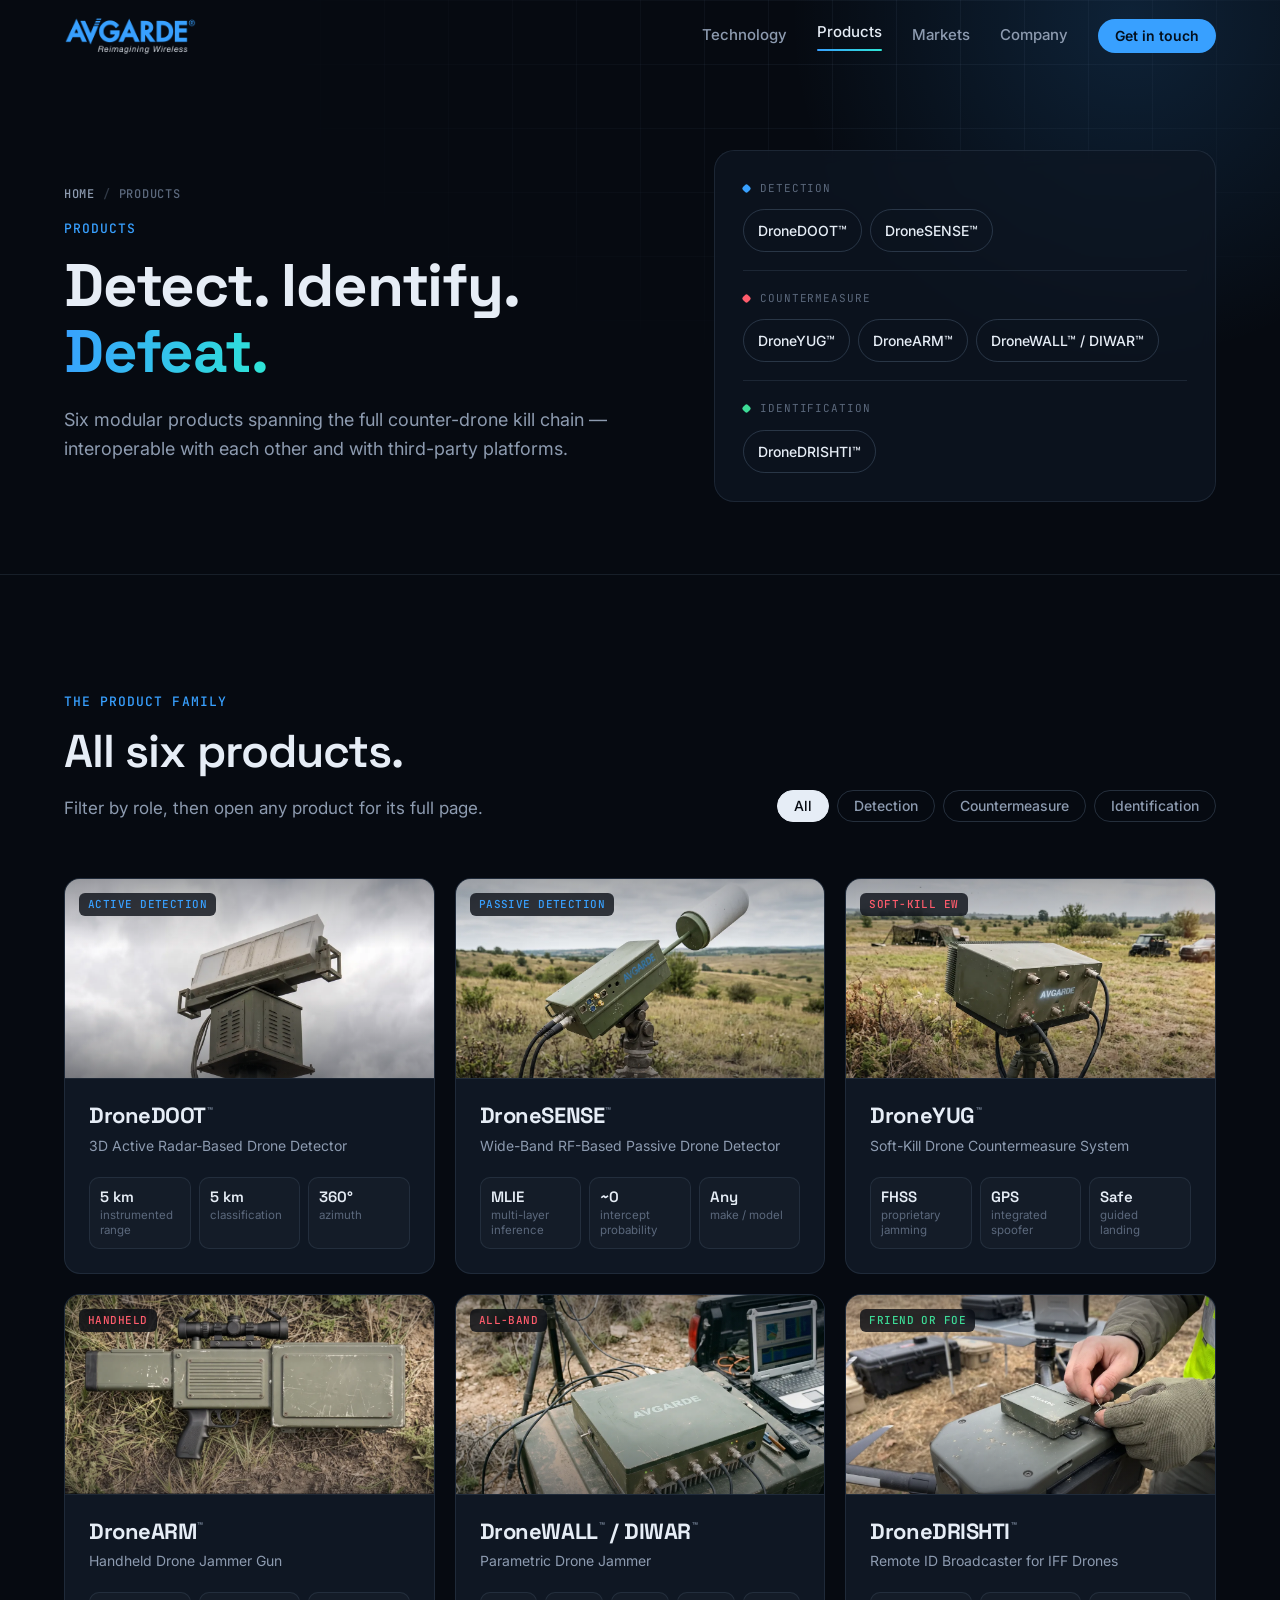
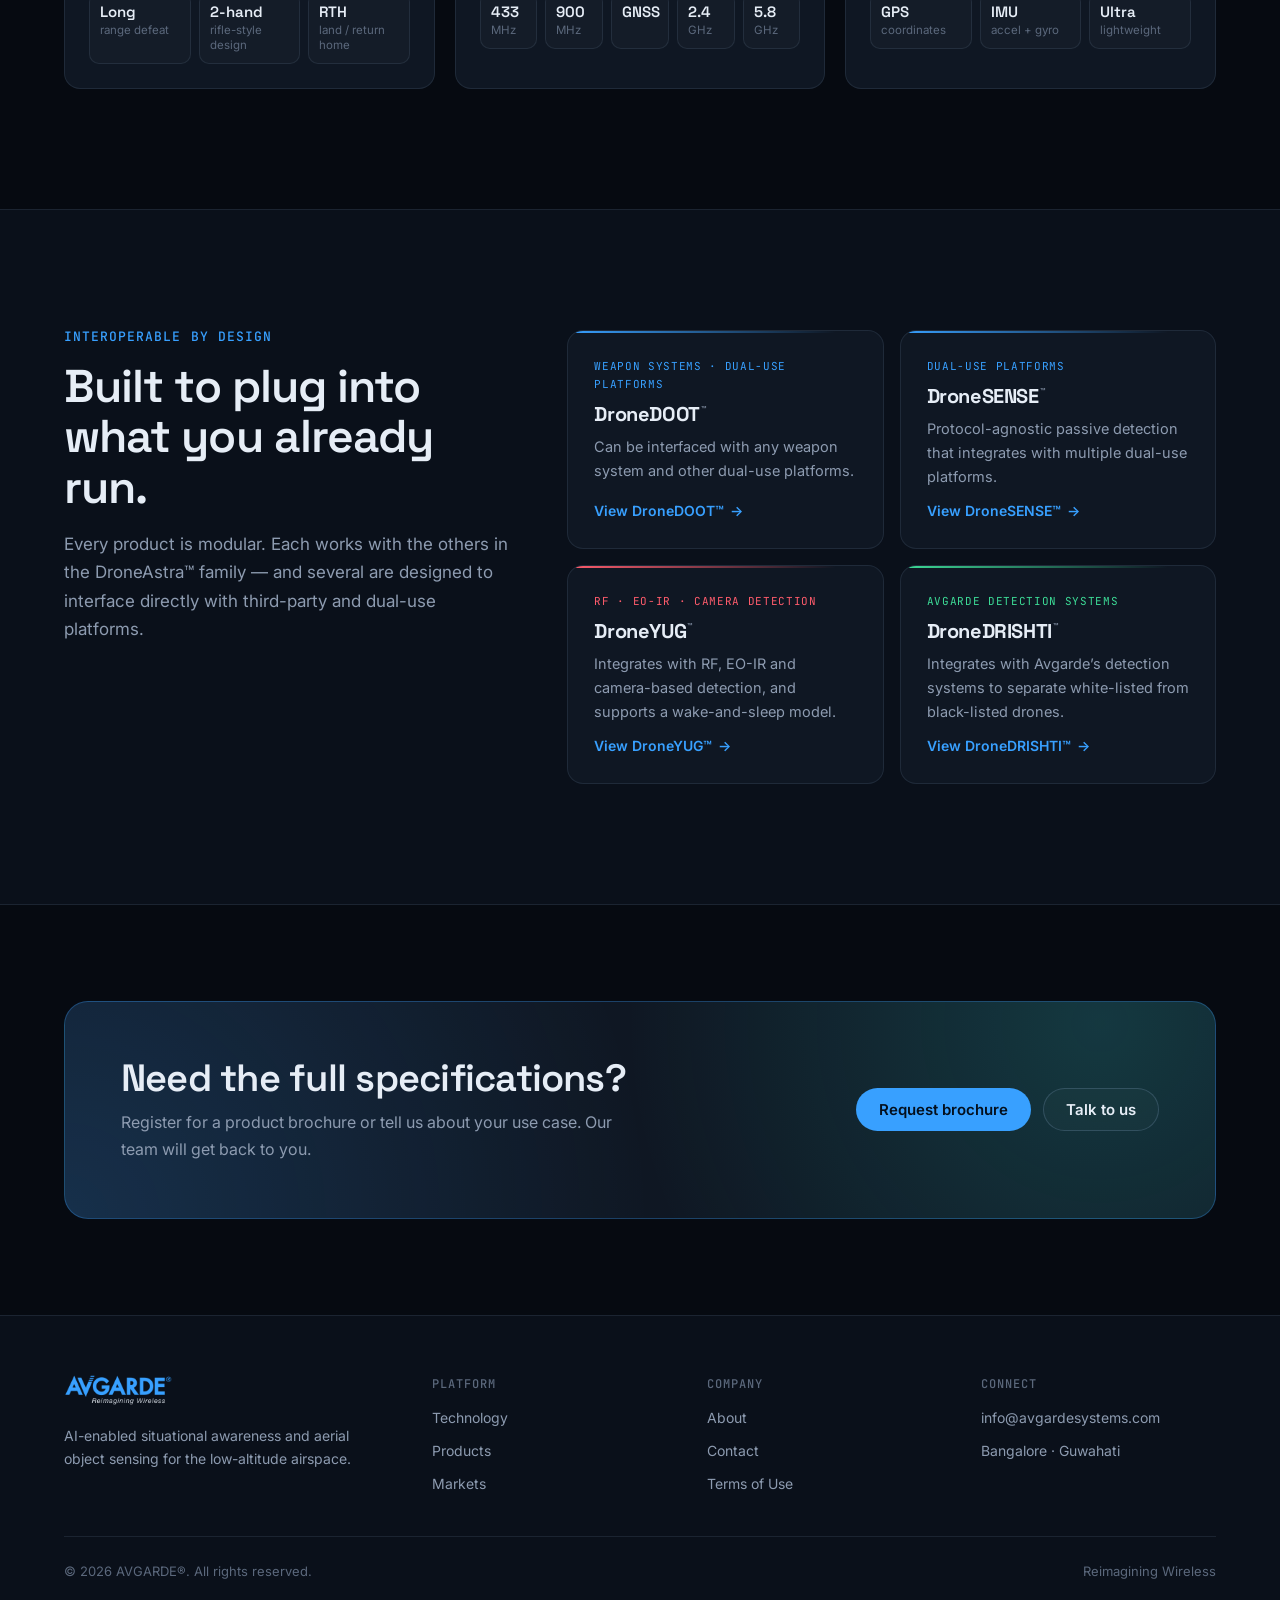
<file: products.html>
<!DOCTYPE html>
<html lang="en">
<head>
  <meta charset="utf-8">
  <meta name="viewport" content="width=device-width, initial-scale=1">
  <title>Products — Avgarde®</title>
  <meta name="description" content="Six modular Avgarde® products for detecting, identifying and defeating drones: DroneDOOT™, DroneSENSE™, DroneYUG™, DroneARM™, DroneWALL™ / DIWAR™ and DroneDRISHTI™.">
  <meta name="theme-color" content="#060a11">
  <meta property="og:title" content="Products — Avgarde®">
  <meta property="og:description" content="Six modular Avgarde® products for detecting, identifying and defeating drones: DroneDOOT™, DroneSENSE™, DroneYUG™, DroneARM™, DroneWALL™ / DIWAR™ and DroneDRISHTI™.">
  <meta property="og:type" content="website">
  <link rel="icon" type="image/svg+xml" href="data:image/svg+xml,%3Csvg xmlns='http://www.w3.org/2000/svg' viewBox='0 0 32 32'%3E%3Crect width='32' height='32' rx='7' fill='%23060a11'/%3E%3Cpath d='M16 5 6 27h5l5-11 5 11h5z' fill='%2338a0ff'/%3E%3C/svg%3E">
  <link rel="preconnect" href="https://fonts.googleapis.com">
  <link rel="preconnect" href="https://fonts.gstatic.com" crossorigin>
  <link href="https://fonts.googleapis.com/css2?family=Inter:wght@400;500;600&family=Space+Grotesk:wght@500;600;700&family=JetBrains+Mono:wght@400;500&display=swap" rel="stylesheet">
  <link rel="stylesheet" href="styles.css?v=1794304038">
  <link rel="stylesheet" href="pages.css?v=1794307886">
</head>
<body data-page="products">

<a class="skip" href="#main">Skip to content</a>

<header class="nav" id="nav">
  <div class="container nav__inner">
    <a href="index.html" class="nav__logo" aria-label="Avgarde home">
      <img src="assets/logo-dark.png" alt="Avgarde® — Reimagining Wireless" width="150" height="50">
    </a>
    <nav class="nav__links" id="navLinks" aria-label="Primary">
      <a href="technology.html" data-page="technology">Technology</a>
      <a href="products.html" data-page="products">Products</a>
      <a href="markets.html" data-page="markets">Markets</a>
      <a href="company.html" data-page="company">Company</a>
      <a href="contact.html" class="btn btn--sm btn--primary" data-page="contact">Get in touch</a>
    </nav>
    <button class="nav__toggle" id="navToggle" aria-label="Open menu" aria-expanded="false" aria-controls="navLinks">
      <span></span><span></span>
    </button>
  </div>
</header>

<main id="main">
  <!-- ============ PAGE HERO ============ -->
  <section class="page-hero">
    <div class="hero__grid-bg" aria-hidden="true"></div>
    <div class="container">
      <div class="page-hero__inner">
        <div class="page-hero__copy">
          <nav class="crumbs reveal" aria-label="Breadcrumb">
            <a href="index.html">Home</a><span aria-hidden="true">/</span><span aria-current="page">Products</span>
          </nav>
          <p class="eyebrow reveal">Products</p>
          <h1 class="reveal">Detect. Identify. <span class="grad">Defeat.</span></h1>
          <p class="lead reveal">Six modular products spanning the full counter-drone kill chain — interoperable with each other and with third-party platforms.</p>
        </div>

        <nav class="pindex reveal" aria-label="Jump to a product">
          <div class="pindex__grp">
            <p class="pindex__label mono">Detection</p>
            <ul>
              <li><a href="#dronedoot">DroneDOOT™</a></li>
              <li><a href="#dronesense">DroneSENSE™</a></li>
            </ul>
          </div>
          <div class="pindex__grp pindex__grp--counter">
            <p class="pindex__label mono">Countermeasure</p>
            <ul>
              <li><a href="#droneyug">DroneYUG™</a></li>
              <li><a href="#dronearm">DroneARM™</a></li>
              <li><a href="#dronewall">DroneWALL™ / DIWAR™</a></li>
            </ul>
          </div>
          <div class="pindex__grp pindex__grp--identify">
            <p class="pindex__label mono">Identification</p>
            <ul>
              <li><a href="#dronedrishti">DroneDRISHTI™</a></li>
            </ul>
          </div>
        </nav>
      </div>
    </div>
  </section>

  <!-- ============ CATALOGUE ============ -->
  <section class="section" id="catalogue">
    <div class="container">
      <header class="section__head section__head--row reveal">
        <div>
          <p class="eyebrow">The product family</p>
          <h2>All six products.</h2>
          <p class="section__sub">Filter by role, then open any product for its full page.</p>
        </div>
        <div class="filters" role="tablist" aria-label="Filter products">
          <button class="chip is-active" data-filter="all" role="tab" aria-selected="true" aria-controls="productGrid">All</button>
          <button class="chip" data-filter="detect" role="tab" aria-selected="false" aria-controls="productGrid">Detection</button>
          <button class="chip" data-filter="counter" role="tab" aria-selected="false" aria-controls="productGrid">Countermeasure</button>
          <button class="chip" data-filter="identify" role="tab" aria-selected="false" aria-controls="productGrid">Identification</button>
        </div>
      </header>

      <div class="products" id="productGrid">
        <!-- DroneDOOT -->
        <article class="product reveal" data-cat="detect" id="dronedoot">
          <div class="product__art">
            <img src="assets/products/front/dronedoot.webp" alt="DroneDOOT™ in the field" loading="lazy" width="1200" height="811">
            <span class="tag tag--detect">Active detection</span>
          </div>
          <div class="product__body">
            <h3><a class="product__link" href="products/dronedoot.html">DroneDOOT<sup>™</sup></a></h3>
            <p class="product__kind">3D Active Radar-Based Drone Detector</p>
            <ul class="specs">
              <li><b>5 km</b><span>instrumented range</span></li>
              <li><b>5 km</b><span>classification</span></li>
              <li><b>360°</b><span>azimuth</span></li>
            </ul>
          </div>
        </article>

        <!-- DroneSENSE -->
        <article class="product reveal" data-cat="detect" id="dronesense">
          <div class="product__art">
            <img src="assets/products/front/dronesense.webp" alt="DroneSENSE™ in the field" loading="lazy" width="1200" height="811">
            <span class="tag tag--detect">Passive detection</span>
          </div>
          <div class="product__body">
            <h3><a class="product__link" href="products/dronesense.html">DroneSENSE<sup>™</sup></a></h3>
            <p class="product__kind">Wide-Band RF-Based Passive Drone Detector</p>
            <ul class="specs">
              <li><b>MLIE</b><span>multi-layer inference</span></li>
              <li><b>~0</b><span>intercept probability</span></li>
              <li><b>Any</b><span>make / model</span></li>
            </ul>
          </div>
        </article>

        <!-- DroneYUG -->
        <article class="product reveal" data-cat="counter" id="droneyug">
          <div class="product__art">
            <img src="assets/products/front/droneyug.webp" alt="DroneYUG™ in the field" loading="lazy" width="1200" height="811">
            <span class="tag tag--counter">Soft-kill EW</span>
          </div>
          <div class="product__body">
            <h3><a class="product__link" href="products/droneyug.html">DroneYUG<sup>™</sup></a></h3>
            <p class="product__kind">Soft-Kill Drone Countermeasure System</p>
            <ul class="specs">
              <li><b>FHSS</b><span>proprietary jamming</span></li>
              <li><b>GPS</b><span>integrated spoofer</span></li>
              <li><b>Safe</b><span>guided landing</span></li>
            </ul>
          </div>
        </article>

        <!-- DroneARM -->
        <article class="product reveal" data-cat="counter" id="dronearm">
          <div class="product__art">
            <img src="assets/products/front/dronearm.webp?v=2" alt="DroneARM™ in the field" loading="lazy" width="1156" height="620">
            <span class="tag tag--counter">Handheld</span>
          </div>
          <div class="product__body">
            <h3><a class="product__link" href="products/dronearm.html">DroneARM<sup>™</sup></a></h3>
            <p class="product__kind">Handheld Drone Jammer Gun</p>
            <ul class="specs">
              <li><b>Long</b><span>range defeat</span></li>
              <li><b>2-hand</b><span>rifle-style design</span></li>
              <li><b>RTH</b><span>land / return home</span></li>
            </ul>
          </div>
        </article>

        <!-- DroneWALL -->
        <article class="product reveal" data-cat="counter" id="dronewall">
          <div class="product__art">
            <img src="assets/products/front/dronewall.webp" alt="DroneWALL™ / DIWAR™ in the field" loading="lazy" width="1200" height="811">
            <span class="tag tag--counter">All-band</span>
          </div>
          <div class="product__body">
            <h3><a class="product__link" href="products/dronewall.html">DroneWALL<sup>™</sup> / DIWAR<sup>™</sup></a></h3>
            <p class="product__kind">Parametric Drone Jammer</p>
            <ul class="specs specs--bands">
              <li><b>433</b><span>MHz</span></li>
              <li><b>900</b><span>MHz</span></li>
              <li><b>GNSS</b><span>&nbsp;</span></li>
              <li><b>2.4</b><span>GHz</span></li>
              <li><b>5.8</b><span>GHz</span></li>
            </ul>
          </div>
        </article>

        <!-- DroneDRISHTI -->
        <article class="product reveal" data-cat="identify" id="dronedrishti">
          <div class="product__art">
            <img src="assets/products/front/dronedrishti.webp" alt="DroneDRISHTI™ in the field" loading="lazy" width="1200" height="811">
            <span class="tag tag--identify">Friend or foe</span>
          </div>
          <div class="product__body">
            <h3><a class="product__link" href="products/dronedrishti.html">DroneDRISHTI<sup>™</sup></a></h3>
            <p class="product__kind">Remote ID Broadcaster for IFF Drones</p>
            <ul class="specs">
              <li><b>GPS</b><span>coordinates</span></li>
              <li><b>IMU</b><span>accel + gyro</span></li>
              <li><b>Ultra</b><span>lightweight</span></li>
            </ul>
          </div>
        </article>
      </div>
    </div>
  </section>

  <!-- ============ INTEROPERABILITY ============ -->
  <section class="section section--alt" id="interop">
    <div class="container interop">
      <header class="section__head reveal">
        <p class="eyebrow">Interoperable by design</p>
        <h2>Built to plug into what you already run.</h2>
        <p class="section__sub">Every product is modular. Each works with the others in the DroneAstra™ family — and several are designed to interface directly with third-party and dual-use platforms.</p>
      </header>

      <div class="interop__grid">
        <article class="interop__item reveal">
          <p class="interop__with mono">Weapon systems · dual-use platforms</p>
          <h3>DroneDOOT<sup>™</sup></h3>
          <p>Can be interfaced with any weapon system and other dual-use platforms.</p>
          <a class="more" href="#dronedoot">View DroneDOOT™</a>
        </article>
        <article class="interop__item reveal">
          <p class="interop__with mono">Dual-use platforms</p>
          <h3>DroneSENSE<sup>™</sup></h3>
          <p>Protocol-agnostic passive detection that integrates with multiple dual-use platforms.</p>
          <a class="more" href="#dronesense">View DroneSENSE™</a>
        </article>
        <article class="interop__item interop__item--counter reveal">
          <p class="interop__with mono">RF · EO-IR · camera detection</p>
          <h3>DroneYUG<sup>™</sup></h3>
          <p>Integrates with RF, EO-IR and camera-based detection, and supports a wake-and-sleep model.</p>
          <a class="more" href="#droneyug">View DroneYUG™</a>
        </article>
        <article class="interop__item interop__item--identify reveal">
          <p class="interop__with mono">Avgarde detection systems</p>
          <h3>DroneDRISHTI<sup>™</sup></h3>
          <p>Integrates with Avgarde’s detection systems to separate white-listed from black-listed drones.</p>
          <a class="more" href="#dronedrishti">View DroneDRISHTI™</a>
        </article>
      </div>
    </div>
  </section>

  <!-- ============ CTA ============ -->
  <section class="cta-band">
    <div class="container">
      <div class="cta-band__box reveal">
        <div>
          <h2>Need the full specifications?</h2>
          <p>Register for a product brochure or tell us about your use case. Our team will get back to you.</p>
        </div>
        <div class="cta-band__actions">
          <a href="contact.html" class="btn btn--primary">Request brochure</a>
          <a href="contact.html?req=other" class="btn btn--ghost">Talk to us</a>
        </div>
      </div>
    </div>
  </section>
</main>

<footer class="footer">
  <div class="container">
    <div class="footer__grid">
      <div class="footer__brand">
        <a href="index.html" aria-label="Avgarde home"><img src="assets/logo-dark.png" alt="Avgarde®" width="120" height="40"></a>
        <p>AI-enabled situational awareness and aerial object sensing for the low-altitude airspace.</p>
      </div>
      <div class="footer__col">
        <h4>Platform</h4>
        <ul>
          <li><a href="technology.html">Technology</a></li>
          <li><a href="products.html">Products</a></li>
          <li><a href="markets.html">Markets</a></li>
        </ul>
      </div>
      <div class="footer__col">
        <h4>Company</h4>
        <ul>
          <li><a href="company.html">About</a></li>
          <li><a href="contact.html">Contact</a></li>
          <li><a href="terms-of-use.html">Terms of Use</a></li>
        </ul>
      </div>
      <div class="footer__col">
        <h4>Connect</h4>
        <ul>
          <li><a href="mailto:info@avgardesystems.com">info@avgardesystems.com</a></li>
          <li>Bangalore · Guwahati</li>
        </ul>
      </div>
    </div>
    <div class="footer__bottom">
      <p>© <span id="year">2026</span> AVGARDE®. All rights reserved.</p>
      <p>Reimagining Wireless</p>
    </div>
  </div>
</footer>

<script src="main.js?v=1794304038"></script>
</body>
</html>
</file>
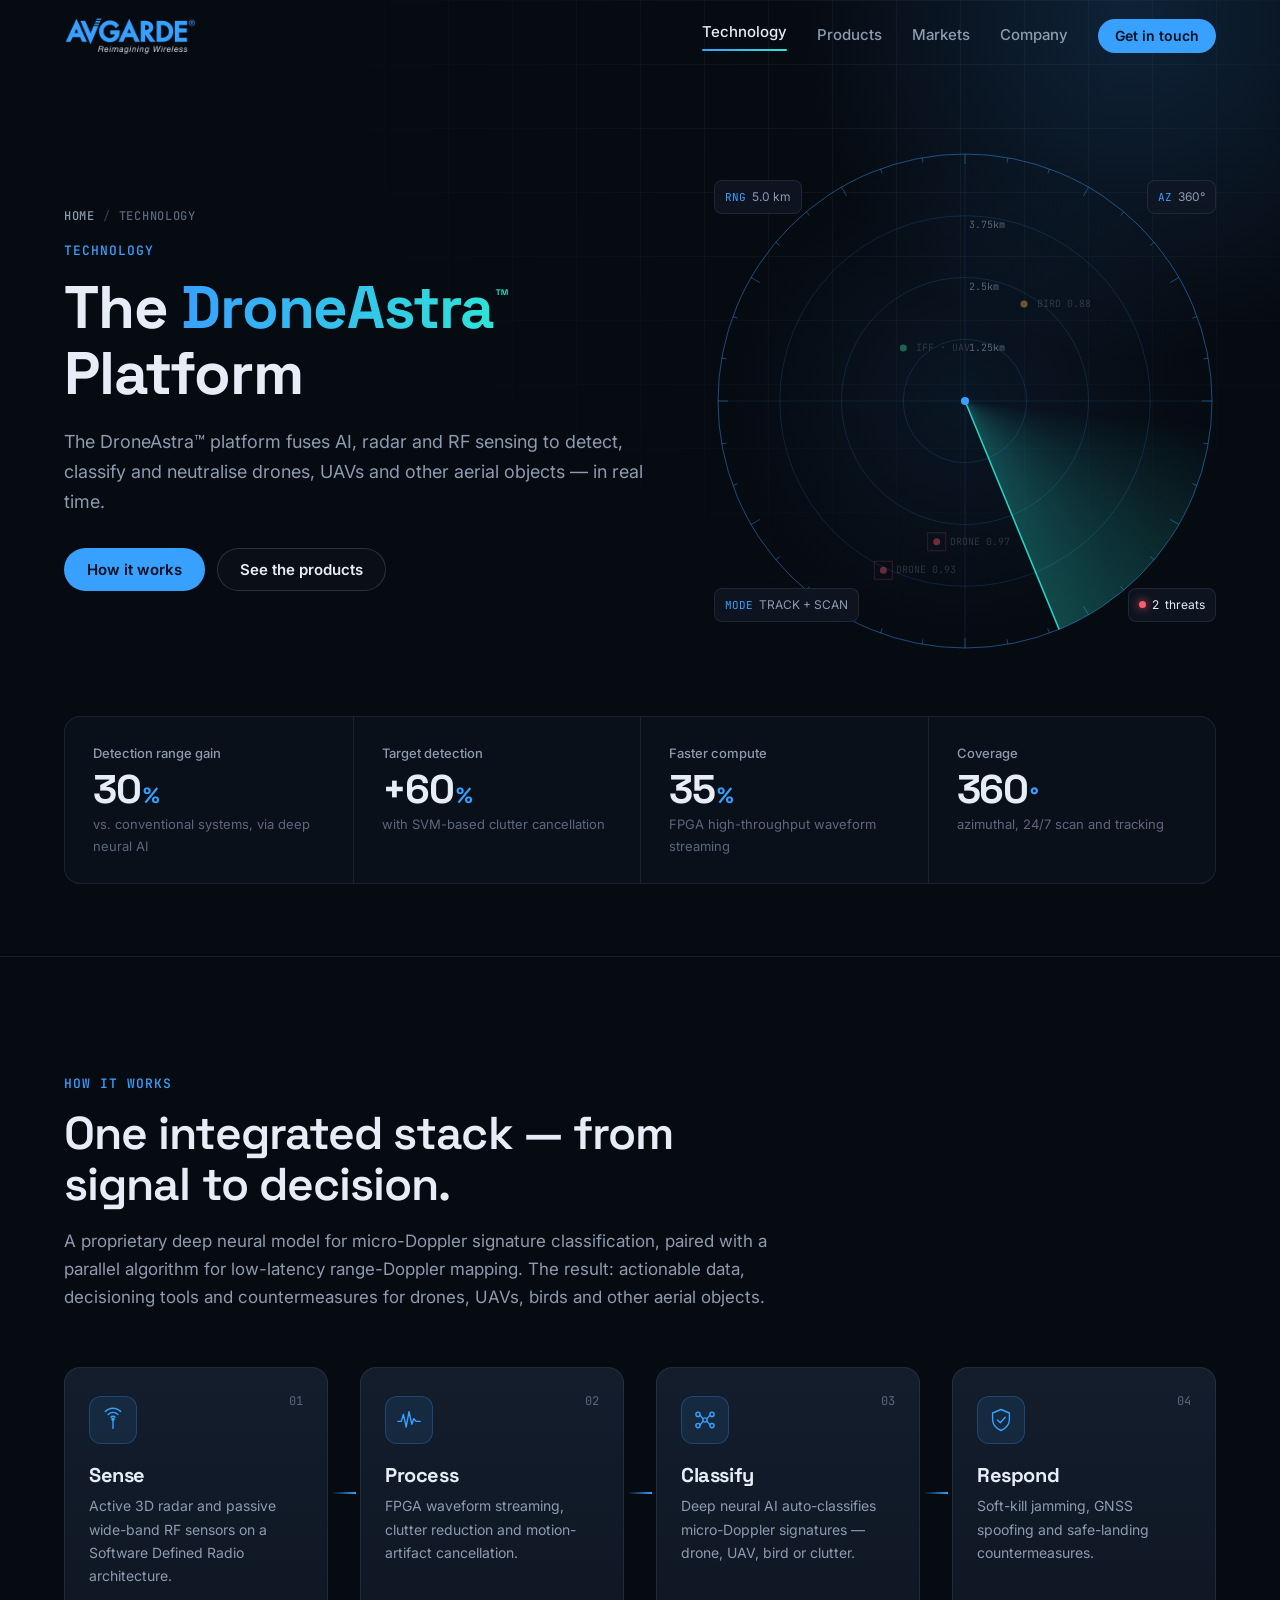
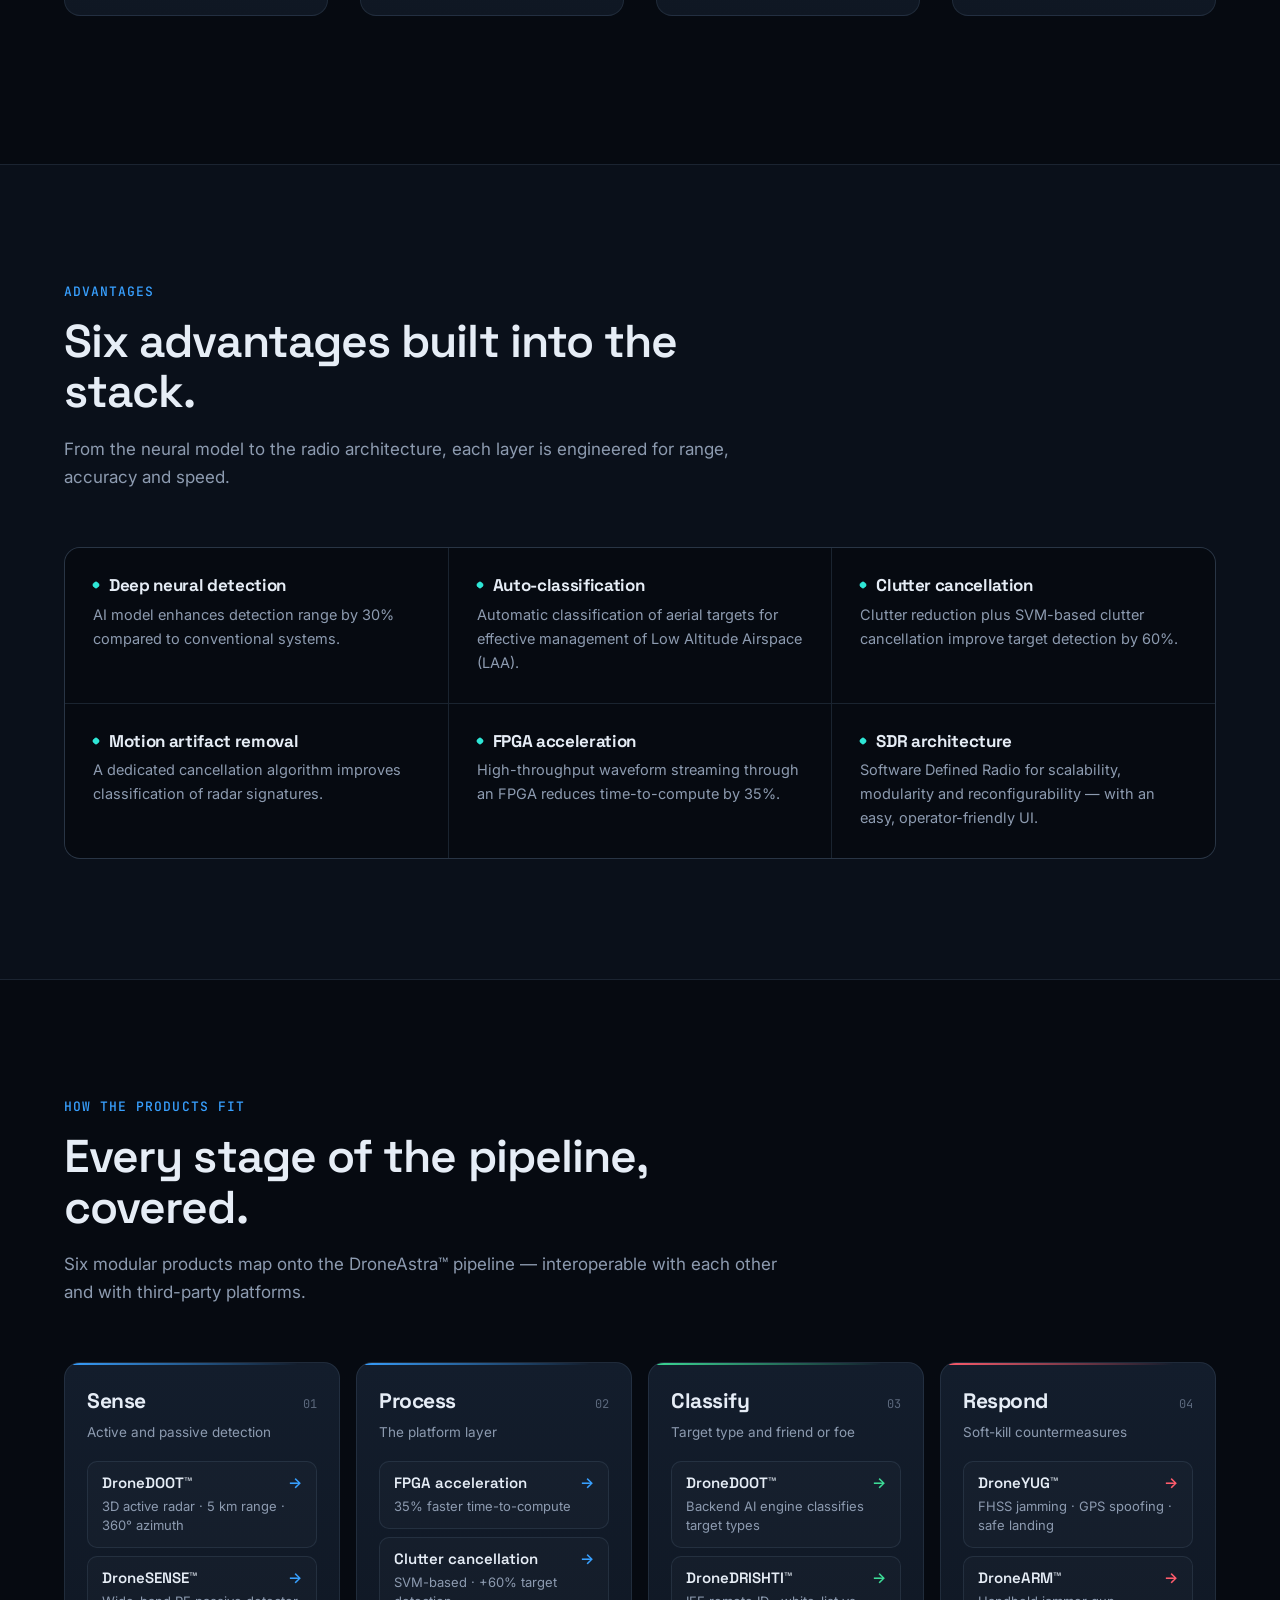
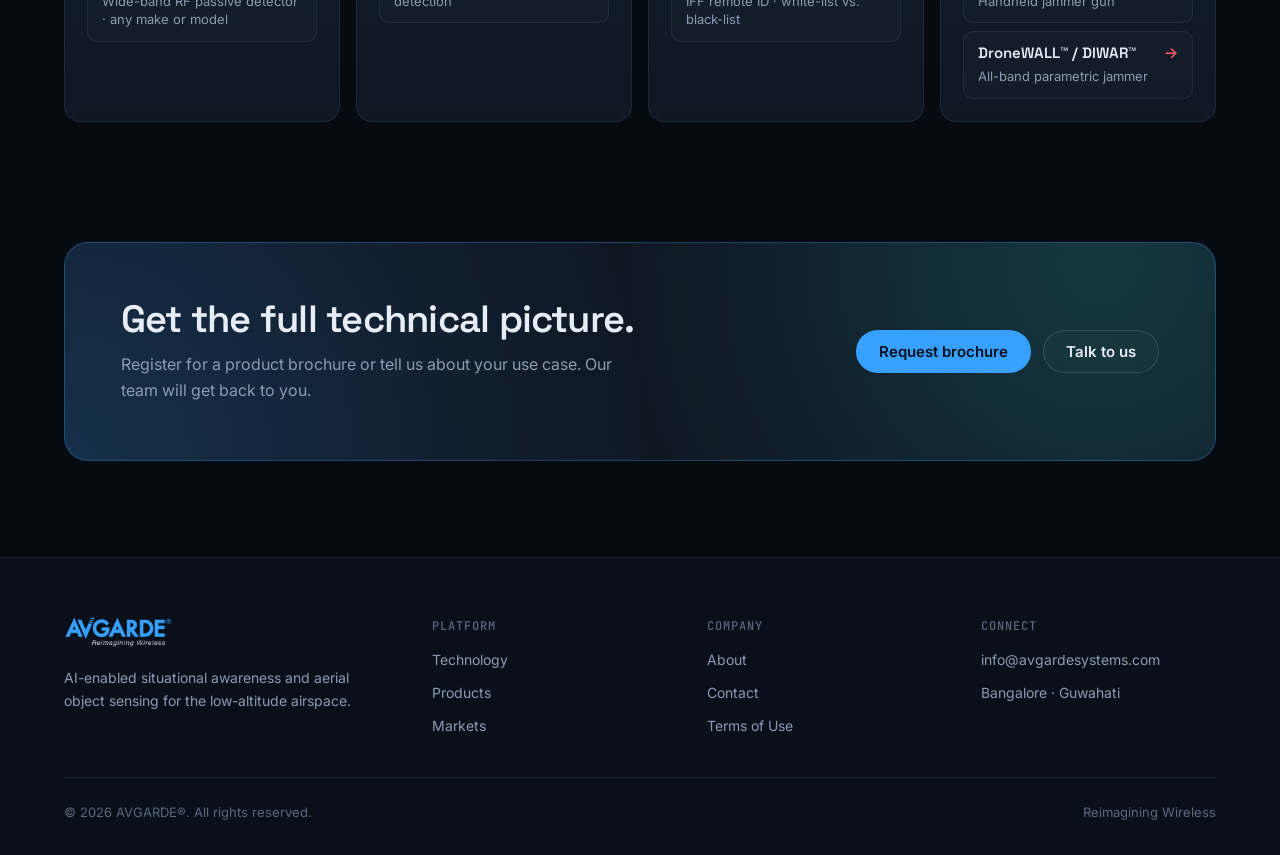
<file: technology.html>
<!DOCTYPE html>
<html lang="en">
<head>
  <meta charset="utf-8">
  <meta name="viewport" content="width=device-width, initial-scale=1">
  <title>Technology — Avgarde®</title>
  <meta name="description" content="The DroneAstra™ platform: active 3D radar and passive RF sensing, FPGA processing and deep neural micro-Doppler classification, with soft-kill countermeasures.">
  <meta name="theme-color" content="#060a11">
  <meta property="og:title" content="Technology — Avgarde®">
  <meta property="og:description" content="The DroneAstra™ platform: active 3D radar and passive RF sensing, FPGA processing and deep neural micro-Doppler classification, with soft-kill countermeasures.">
  <meta property="og:type" content="website">
  <link rel="icon" type="image/svg+xml" href="data:image/svg+xml,%3Csvg xmlns='http://www.w3.org/2000/svg' viewBox='0 0 32 32'%3E%3Crect width='32' height='32' rx='7' fill='%23060a11'/%3E%3Cpath d='M16 5 6 27h5l5-11 5 11h5z' fill='%2338a0ff'/%3E%3C/svg%3E">
  <link rel="preconnect" href="https://fonts.googleapis.com">
  <link rel="preconnect" href="https://fonts.gstatic.com" crossorigin>
  <link href="https://fonts.googleapis.com/css2?family=Inter:wght@400;500;600&family=Space+Grotesk:wght@500;600;700&family=JetBrains+Mono:wght@400;500&display=swap" rel="stylesheet">
  <link rel="stylesheet" href="styles.css?v=1794304038">
  <link rel="stylesheet" href="pages.css?v=1794304038">
</head>
<body data-page="technology">

<a class="skip" href="#main">Skip to content</a>

<header class="nav" id="nav">
  <div class="container nav__inner">
    <a href="index.html" class="nav__logo" aria-label="Avgarde home">
      <img src="assets/logo-dark.png" alt="Avgarde® — Reimagining Wireless" width="150" height="50">
    </a>
    <nav class="nav__links" id="navLinks" aria-label="Primary">
      <a href="technology.html" data-page="technology">Technology</a>
      <a href="products.html" data-page="products">Products</a>
      <a href="markets.html" data-page="markets">Markets</a>
      <a href="company.html" data-page="company">Company</a>
      <a href="contact.html" class="btn btn--sm btn--primary" data-page="contact">Get in touch</a>
    </nav>
    <button class="nav__toggle" id="navToggle" aria-label="Open menu" aria-expanded="false" aria-controls="navLinks">
      <span></span><span></span>
    </button>
  </div>
</header>

<main id="main">
  <!-- ============ PAGE HERO ============ -->
  <section class="page-hero">
    <div class="hero__grid-bg" aria-hidden="true"></div>
    <div class="container">
      <div class="page-hero__inner">
        <div class="page-hero__copy">
          <nav class="crumbs reveal" aria-label="Breadcrumb">
            <a href="index.html">Home</a><span aria-hidden="true">/</span><span aria-current="page">Technology</span>
          </nav>
          <p class="eyebrow reveal">Technology</p>
          <h1 class="reveal">The <span class="grad">DroneAstra<sup class="tm">™</sup></span> Platform</h1>
          <p class="lead reveal">
            The DroneAstra™ platform fuses AI, radar and RF sensing to detect, classify and neutralise
            drones, UAVs and other aerial objects — in real time.
          </p>
          <div class="hero__cta page-hero__cta reveal">
            <a href="#pipeline" class="btn btn--primary">How it works</a>
            <a href="products.html" class="btn btn--ghost">See the products</a>
          </div>
        </div>

        <div class="page-hero__visual reveal" aria-hidden="true">
          <div class="radar">
            <canvas id="radar"></canvas>
            <div class="radar__hud radar__hud--tl"><span class="mono">RNG</span> 5.0 km</div>
            <div class="radar__hud radar__hud--tr"><span class="mono">AZ</span> 360°</div>
            <div class="radar__hud radar__hud--bl"><span class="mono">MODE</span> TRACK&nbsp;+&nbsp;SCAN</div>
            <div class="radar__hud radar__hud--br"><span class="dot dot--red"></span><span id="threatCount">2</span> threats</div>
          </div>
        </div>
      </div>

      <dl class="stats">
        <div class="stat reveal"><dt>Detection range gain</dt><dd><span data-count="30">30</span><small>%</small></dd><p>vs. conventional systems, via deep neural AI</p></div>
        <div class="stat reveal"><dt>Target detection</dt><dd>+<span data-count="60">60</span><small>%</small></dd><p>with SVM-based clutter cancellation</p></div>
        <div class="stat reveal"><dt>Faster compute</dt><dd><span data-count="35">35</span><small>%</small></dd><p>FPGA high-throughput waveform streaming</p></div>
        <div class="stat reveal"><dt>Coverage</dt><dd><span data-count="360">360</span><small>°</small></dd><p>azimuthal, 24/7 scan and tracking</p></div>
      </dl>
    </div>
  </section>

  <!-- ============ PIPELINE ============ -->
  <section class="section" id="pipeline">
    <div class="container">
      <header class="section__head reveal">
        <p class="eyebrow">How it works</p>
        <h2>One integrated stack — from signal to decision.</h2>
        <p class="section__sub">
          A proprietary deep neural model for micro-Doppler signature classification, paired with a parallel
          algorithm for low-latency range-Doppler mapping. The result: actionable data, decisioning tools and
          countermeasures for drones, UAVs, birds and other aerial objects.
        </p>
      </header>

      <div class="pipeline reveal">
        <div class="pipe">
          <div class="pipe__icon">
            <svg viewBox="0 0 40 40" aria-hidden="true"><path d="M20 32V18" /><path d="M13 12a10 10 0 0 1 14 0M9 8a15 15 0 0 1 22 0M17 16a4 4 0 0 1 6 0"/><circle cx="20" cy="19" r="1.6" class="fill"/></svg>
          </div>
          <span class="pipe__step mono">01</span>
          <h3>Sense</h3>
          <p>Active 3D radar and passive wide-band RF sensors on a Software Defined Radio architecture.</p>
        </div>
        <div class="pipe__arrow" aria-hidden="true"></div>
        <div class="pipe">
          <div class="pipe__icon">
            <svg viewBox="0 0 40 40" aria-hidden="true"><path d="M4 22h5l3-10 4 18 4-22 4 18 3-8 3 4h6"/></svg>
          </div>
          <span class="pipe__step mono">02</span>
          <h3>Process</h3>
          <p>FPGA waveform streaming, clutter reduction and motion-artifact cancellation.</p>
        </div>
        <div class="pipe__arrow" aria-hidden="true"></div>
        <div class="pipe">
          <div class="pipe__icon">
            <svg viewBox="0 0 40 40" aria-hidden="true"><circle cx="10" cy="12" r="3"/><circle cx="10" cy="28" r="3"/><circle cx="20" cy="20" r="3"/><circle cx="30" cy="12" r="3"/><circle cx="30" cy="28" r="3"/><path d="M13 13l4 5M13 27l4-5M23 18l4-5M23 22l4 5"/></svg>
          </div>
          <span class="pipe__step mono">03</span>
          <h3>Classify</h3>
          <p>Deep neural AI auto-classifies micro-Doppler signatures — drone, UAV, bird or clutter.</p>
        </div>
        <div class="pipe__arrow" aria-hidden="true"></div>
        <div class="pipe">
          <div class="pipe__icon">
            <svg viewBox="0 0 40 40" aria-hidden="true"><path d="M20 5l12 5v9c0 8-5 13-12 16-7-3-12-8-12-16v-9z"/><path d="M15 20l4 4 7-8"/></svg>
          </div>
          <span class="pipe__step mono">04</span>
          <h3>Respond</h3>
          <p>Soft-kill jamming, GNSS spoofing and safe-landing countermeasures.</p>
        </div>
      </div>
    </div>
  </section>

  <!-- ============ ADVANTAGES ============ -->
  <section class="section section--alt" id="advantages">
    <div class="container">
      <header class="section__head reveal">
        <p class="eyebrow">Advantages</p>
        <h2>Six advantages built into the stack.</h2>
        <p class="section__sub">From the neural model to the radio architecture, each layer is engineered for range, accuracy and speed.</p>
      </header>

      <div class="adv">
        <article class="adv__card reveal">
          <h3>Deep neural detection</h3>
          <p>AI model enhances detection range by 30% compared to conventional systems.</p>
        </article>
        <article class="adv__card reveal">
          <h3>Auto-classification</h3>
          <p>Automatic classification of aerial targets for effective management of Low Altitude Airspace (LAA).</p>
        </article>
        <article class="adv__card reveal">
          <h3>Clutter cancellation</h3>
          <p>Clutter reduction plus SVM-based clutter cancellation improve target detection by 60%.</p>
        </article>
        <article class="adv__card reveal">
          <h3>Motion artifact removal</h3>
          <p>A dedicated cancellation algorithm improves classification of radar signatures.</p>
        </article>
        <article class="adv__card reveal">
          <h3>FPGA acceleration</h3>
          <p>High-throughput waveform streaming through an FPGA reduces time-to-compute by 35%.</p>
        </article>
        <article class="adv__card reveal">
          <h3>SDR architecture</h3>
          <p>Software Defined Radio for scalability, modularity and reconfigurability — with an easy, operator-friendly UI.</p>
        </article>
      </div>
    </div>
  </section>

  <!-- ============ HOW THE PRODUCTS FIT ============ -->
  <section class="section" id="fit">
    <div class="container">
      <header class="section__head reveal">
        <p class="eyebrow">How the products fit</p>
        <h2>Every stage of the pipeline, covered.</h2>
        <p class="section__sub">Six modular products map onto the DroneAstra™ pipeline — interoperable with each other and with third-party platforms.</p>
      </header>

      <ol class="fit">
        <li class="fit__step reveal">
          <div class="fit__head"><h3>Sense</h3><span class="fit__num mono">01</span></div>
          <p class="fit__role">Active and passive detection</p>
          <ul class="fit__list">
            <li><a class="fit__link" href="products/dronedoot.html"><b>DroneDOOT™</b><span>3D active radar · 5 km range · 360° azimuth</span></a></li>
            <li><a class="fit__link" href="products/dronesense.html"><b>DroneSENSE™</b><span>Wide-band RF passive detector · any make or model</span></a></li>
          </ul>
        </li>
        <li class="fit__step reveal">
          <div class="fit__head"><h3>Process</h3><span class="fit__num mono">02</span></div>
          <p class="fit__role">The platform layer</p>
          <ul class="fit__list">
            <li><a class="fit__link" href="#advantages"><b>FPGA acceleration</b><span>35% faster time-to-compute</span></a></li>
            <li><a class="fit__link" href="#advantages"><b>Clutter cancellation</b><span>SVM-based · +60% target detection</span></a></li>
          </ul>
        </li>
        <li class="fit__step fit__step--identify reveal">
          <div class="fit__head"><h3>Classify</h3><span class="fit__num mono">03</span></div>
          <p class="fit__role">Target type and friend or foe</p>
          <ul class="fit__list">
            <li><a class="fit__link" href="products/dronedoot.html"><b>DroneDOOT™</b><span>Backend AI engine classifies target types</span></a></li>
            <li><a class="fit__link" href="products/dronedrishti.html"><b>DroneDRISHTI™</b><span>IFF remote ID · white-list vs. black-list</span></a></li>
          </ul>
        </li>
        <li class="fit__step fit__step--counter reveal">
          <div class="fit__head"><h3>Respond</h3><span class="fit__num mono">04</span></div>
          <p class="fit__role">Soft-kill countermeasures</p>
          <ul class="fit__list">
            <li><a class="fit__link" href="products/droneyug.html"><b>DroneYUG™</b><span>FHSS jamming · GPS spoofing · safe landing</span></a></li>
            <li><a class="fit__link" href="products/dronearm.html"><b>DroneARM™</b><span>Handheld jammer gun</span></a></li>
            <li><a class="fit__link" href="products/dronewall.html"><b>DroneWALL™ / DIWAR™</b><span>All-band parametric jammer</span></a></li>
          </ul>
        </li>
      </ol>
    </div>
  </section>

  <!-- ============ CTA ============ -->
  <section class="cta-band">
    <div class="container">
      <div class="cta-band__box reveal">
        <div>
          <h2>Get the full technical picture.</h2>
          <p>Register for a product brochure or tell us about your use case. Our team will get back to you.</p>
        </div>
        <div class="cta-band__actions">
          <a href="contact.html" class="btn btn--primary">Request brochure</a>
          <a href="contact.html?req=other" class="btn btn--ghost">Talk to us</a>
        </div>
      </div>
    </div>
  </section>
</main>

<footer class="footer">
  <div class="container">
    <div class="footer__grid">
      <div class="footer__brand">
        <a href="index.html" aria-label="Avgarde home"><img src="assets/logo-dark.png" alt="Avgarde®" width="120" height="40"></a>
        <p>AI-enabled situational awareness and aerial object sensing for the low-altitude airspace.</p>
      </div>
      <div class="footer__col">
        <h4>Platform</h4>
        <ul>
          <li><a href="technology.html">Technology</a></li>
          <li><a href="products.html">Products</a></li>
          <li><a href="markets.html">Markets</a></li>
        </ul>
      </div>
      <div class="footer__col">
        <h4>Company</h4>
        <ul>
          <li><a href="company.html">About</a></li>
          <li><a href="contact.html">Contact</a></li>
          <li><a href="terms-of-use.html">Terms of Use</a></li>
        </ul>
      </div>
      <div class="footer__col">
        <h4>Connect</h4>
        <ul>
          <li><a href="mailto:info@avgardesystems.com">info@avgardesystems.com</a></li>
          <li>Bangalore · Guwahati</li>
        </ul>
      </div>
    </div>
    <div class="footer__bottom">
      <p>© <span id="year">2026</span> AVGARDE®. All rights reserved.</p>
      <p>Reimagining Wireless</p>
    </div>
  </div>
</footer>

<script src="main.js?v=1794304038"></script>
</body>
</html>
</file>
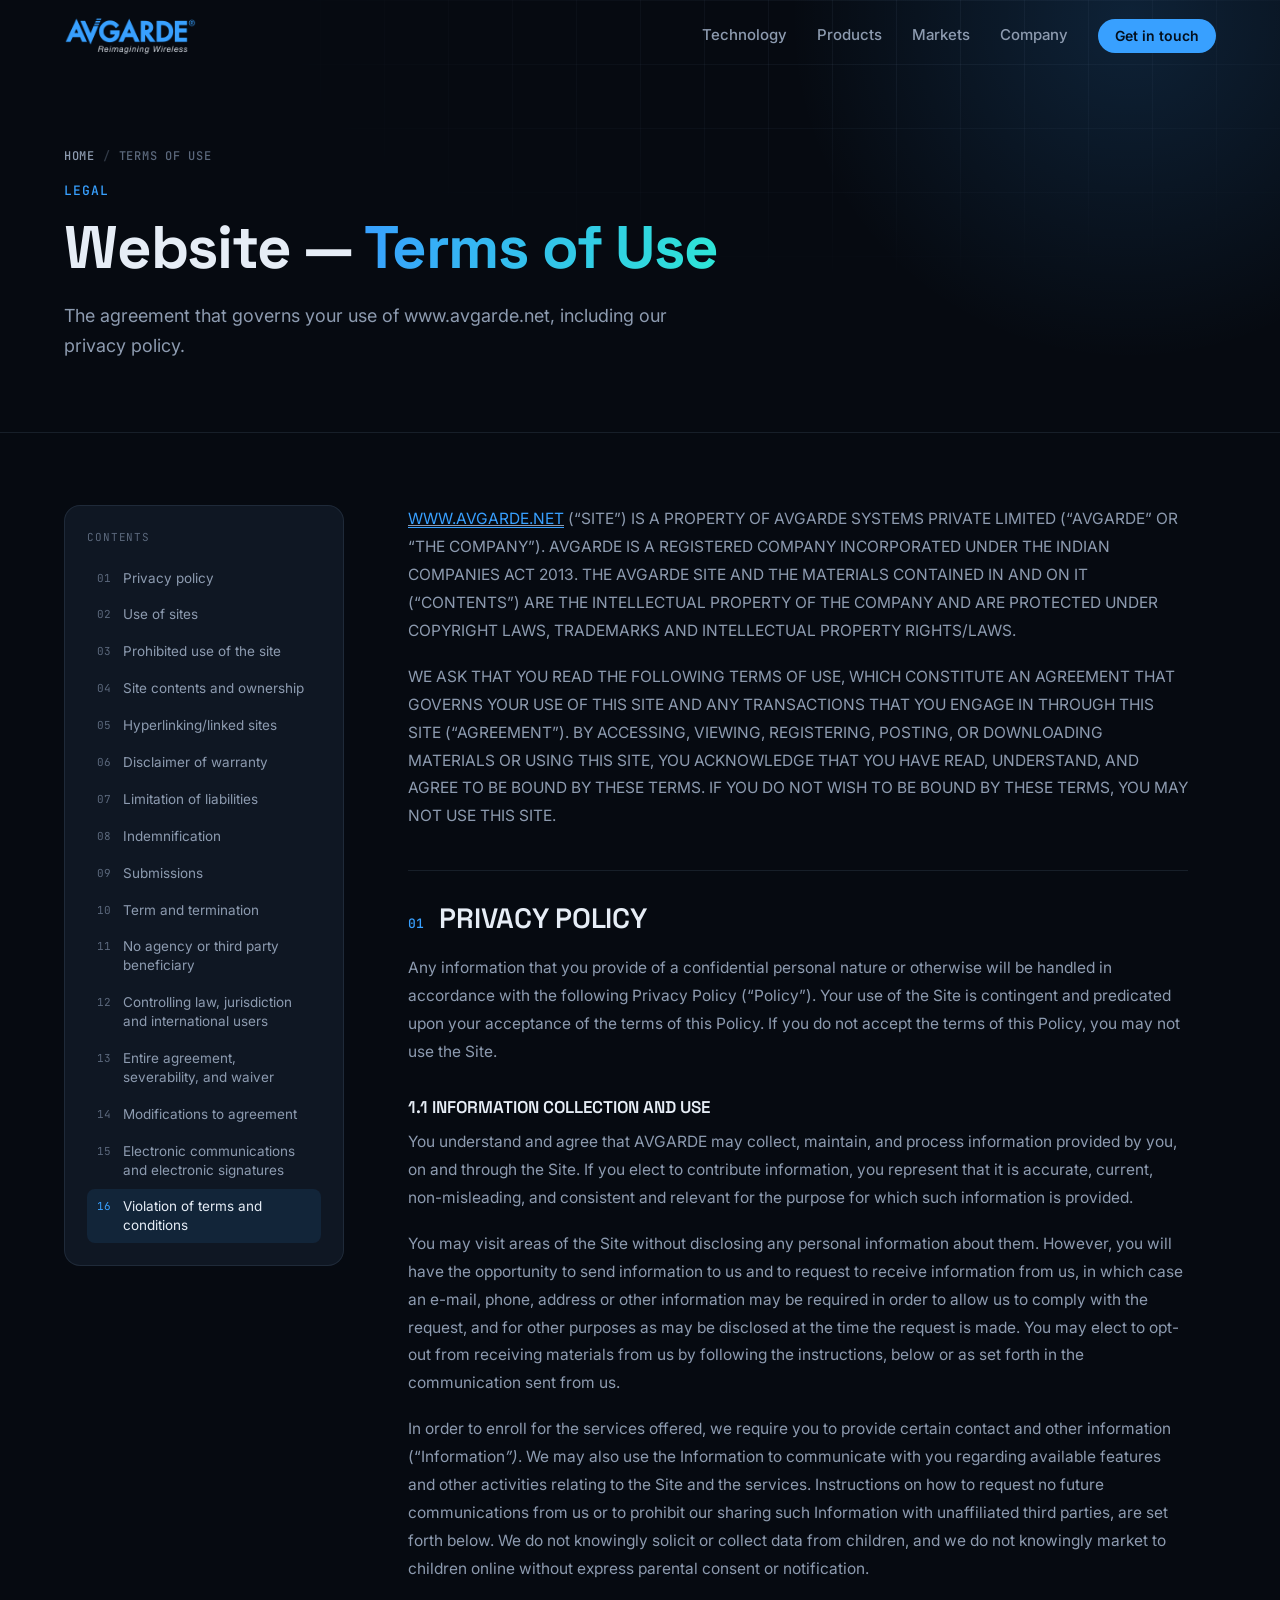
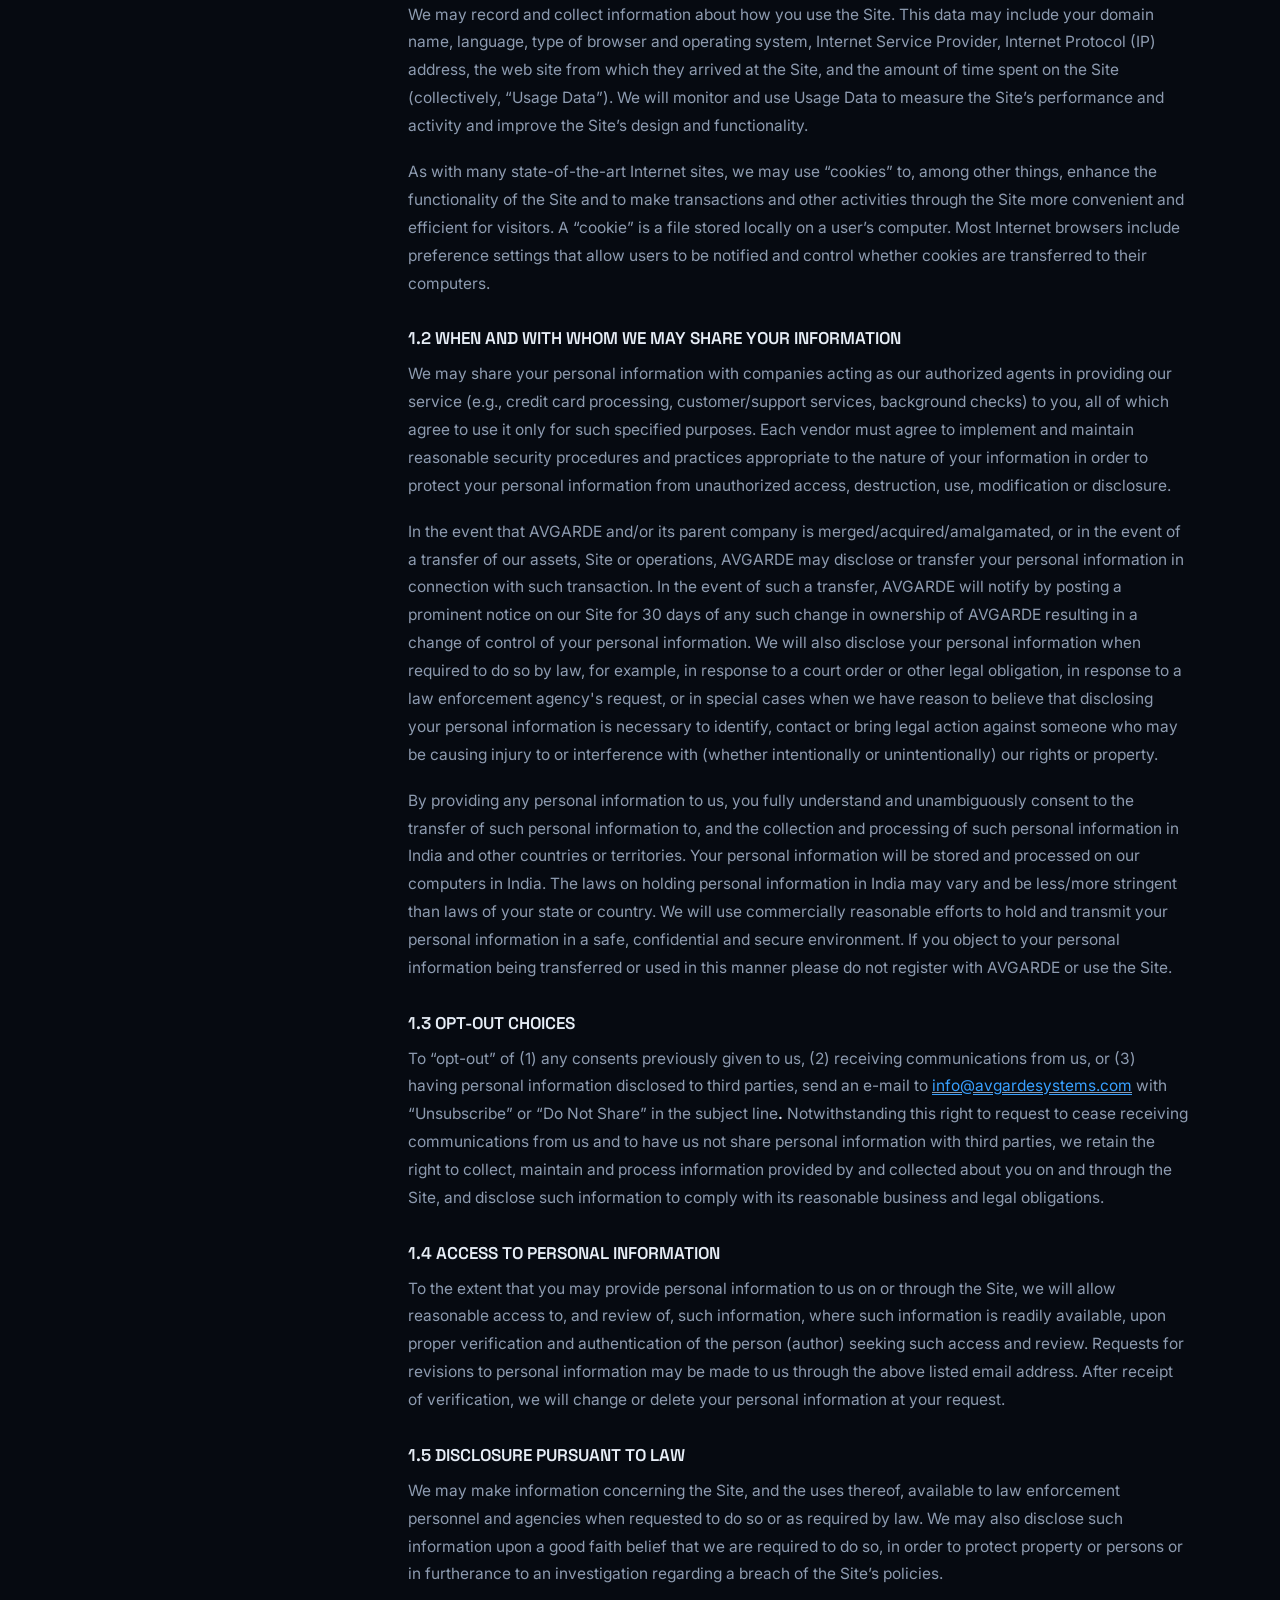
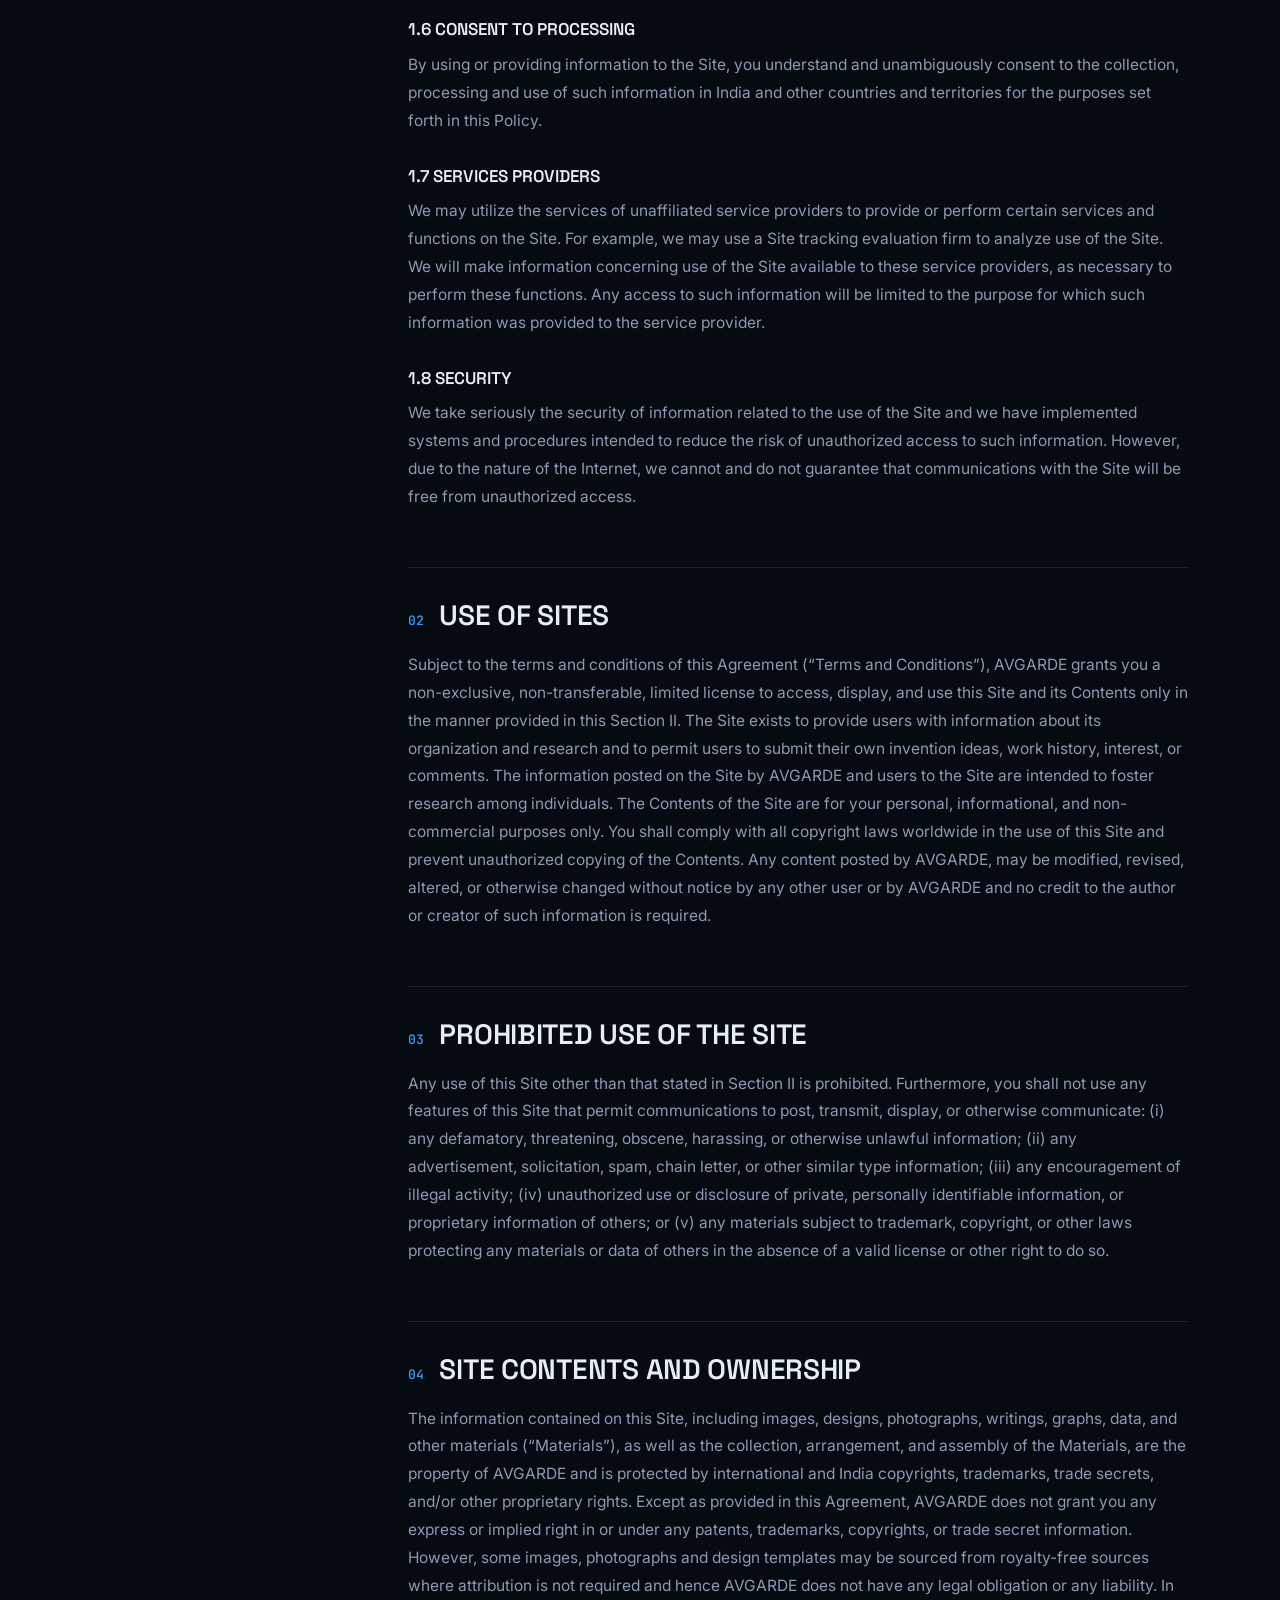
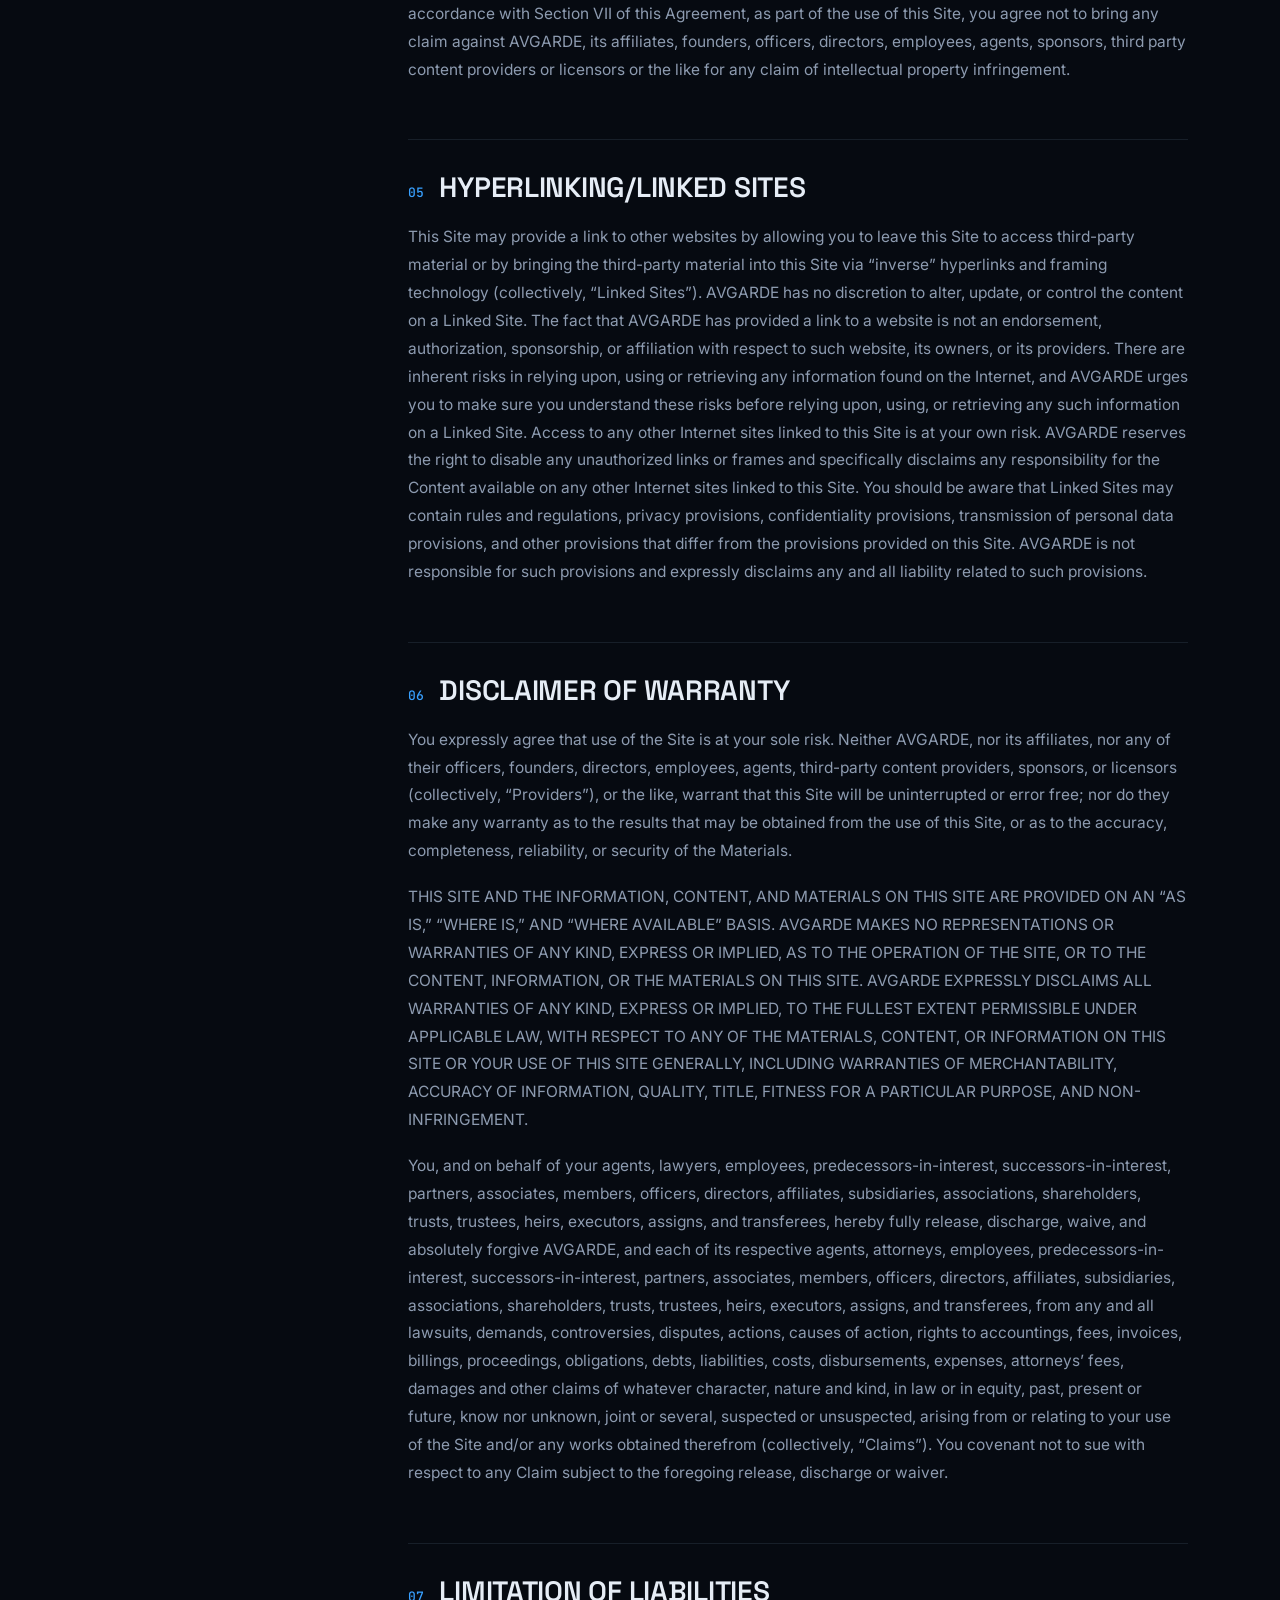
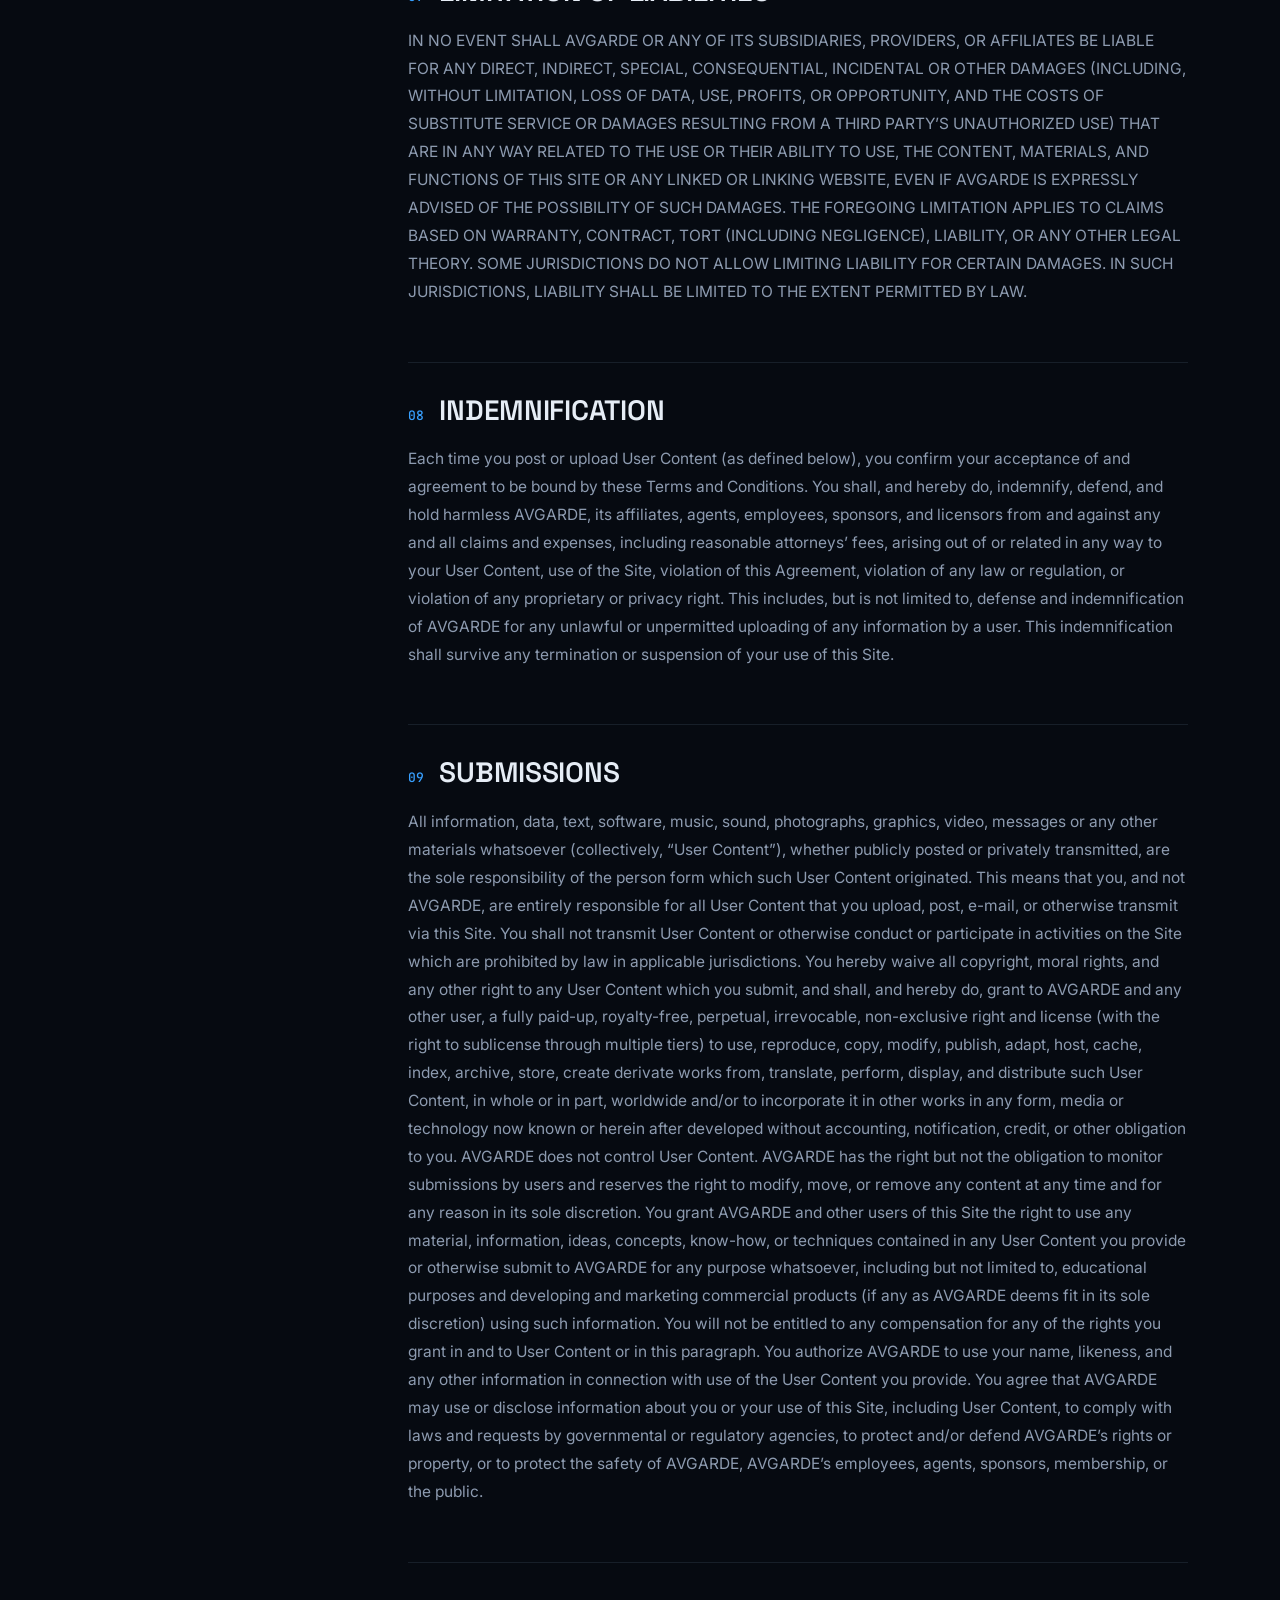
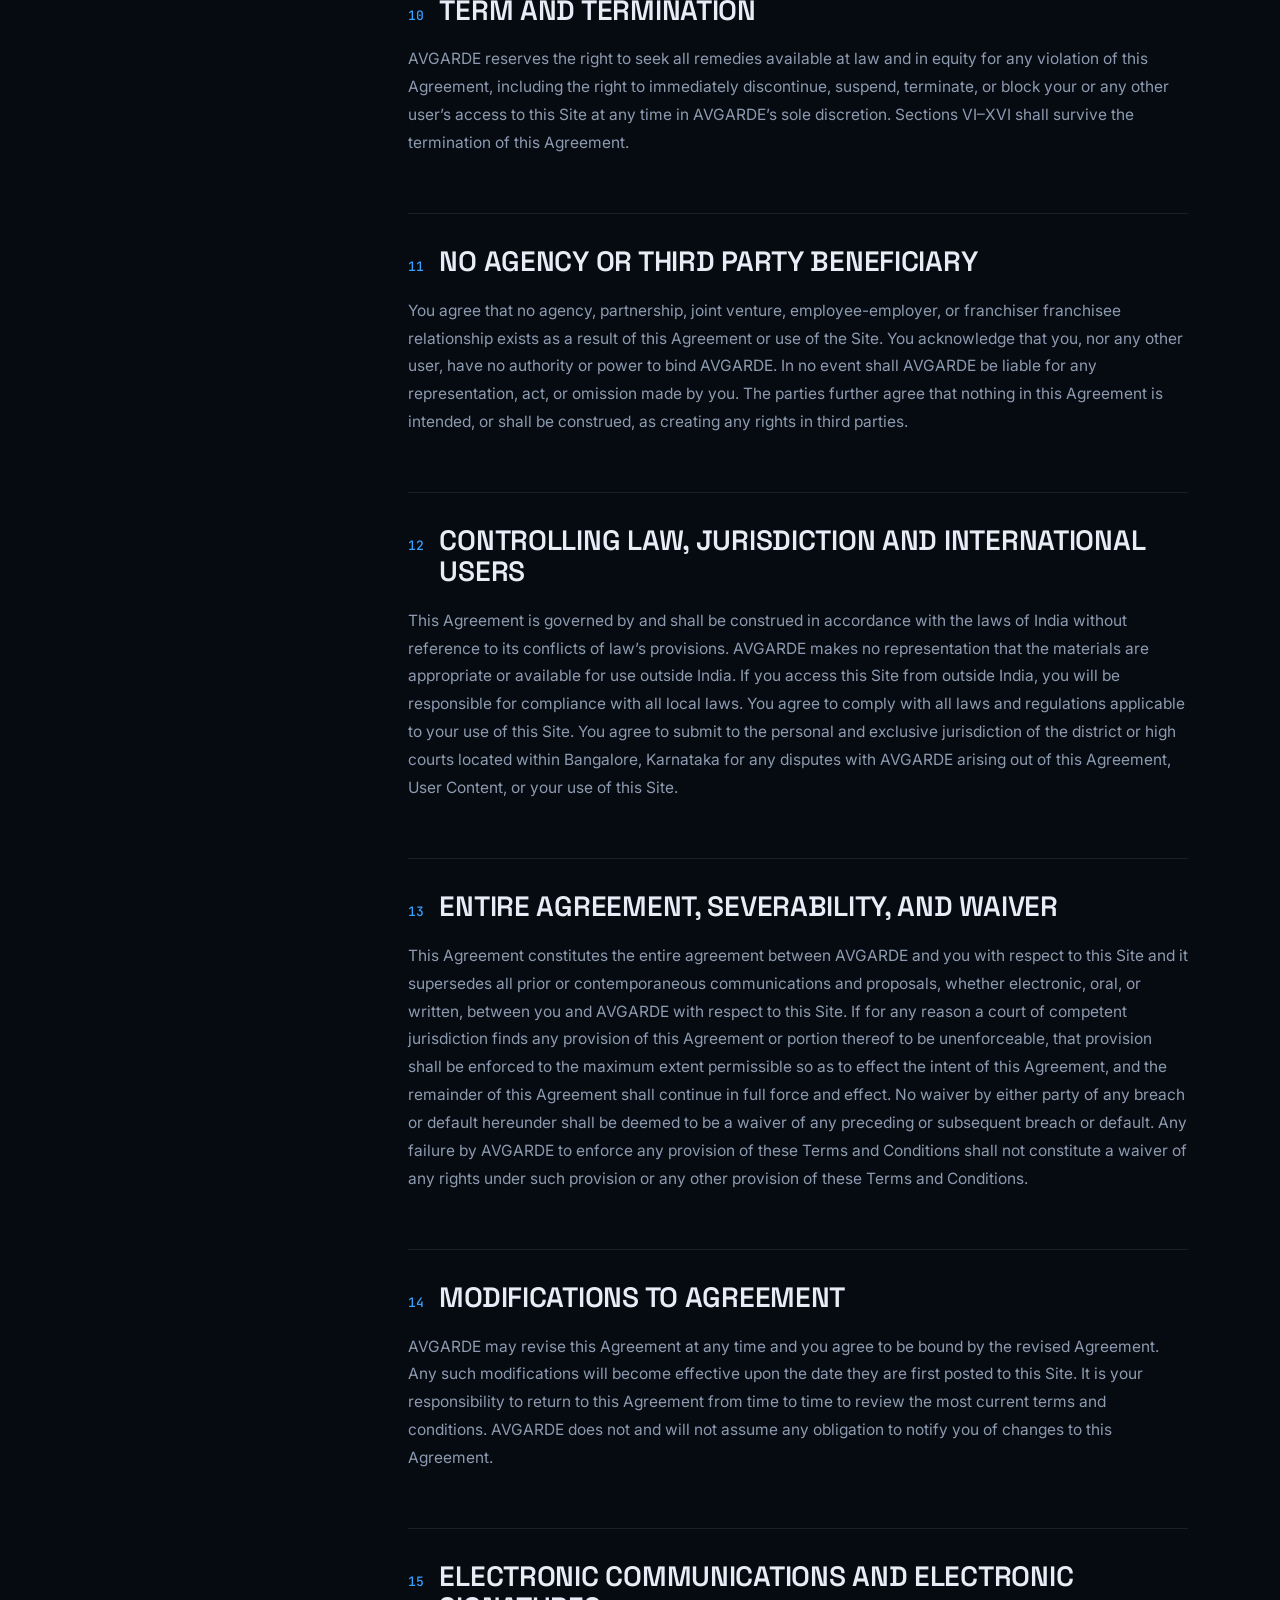
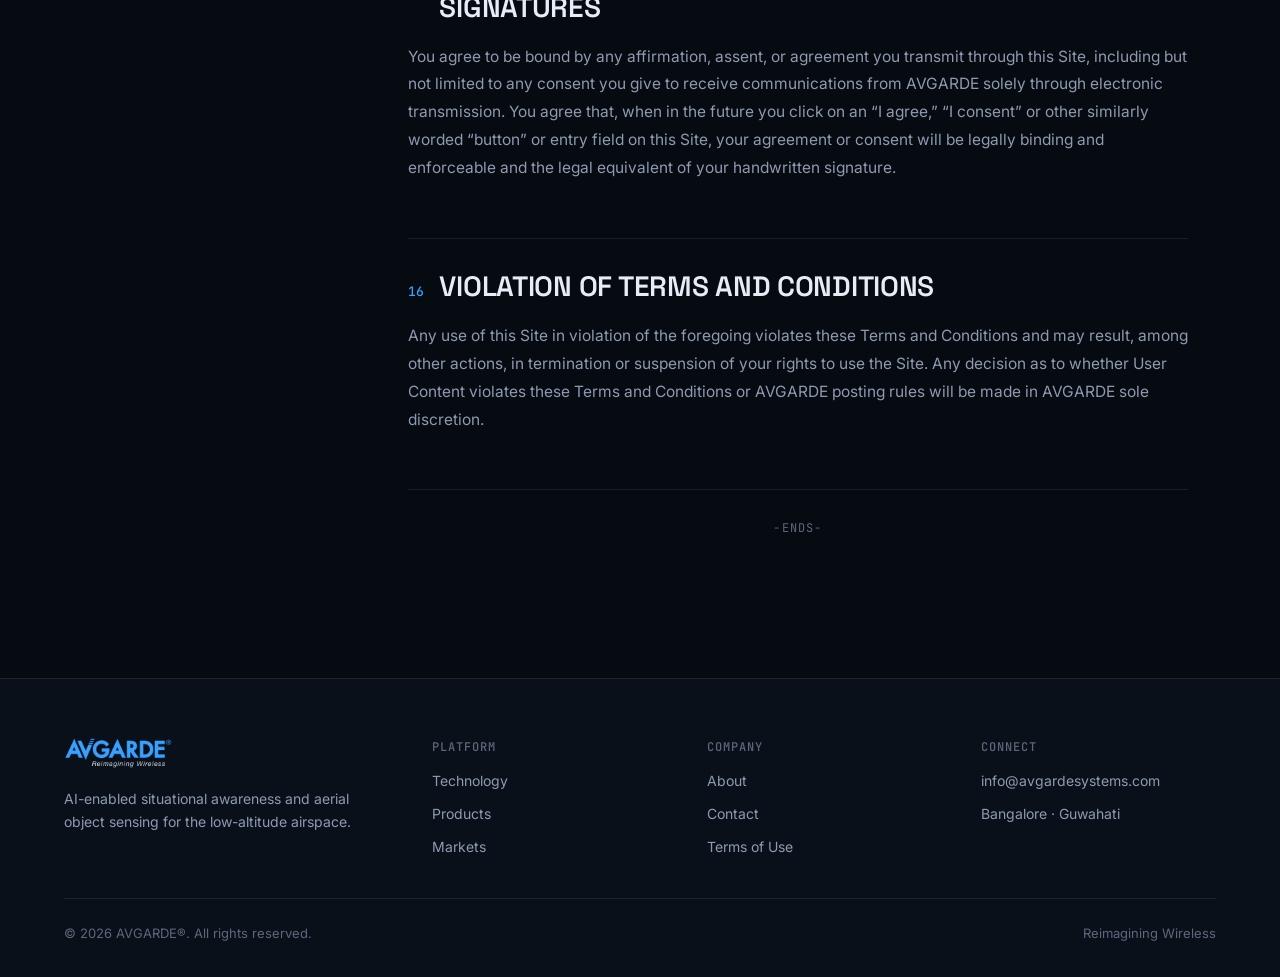
<file: terms-of-use.html>
<!DOCTYPE html>
<html lang="en">
<head>
  <meta charset="utf-8">
  <meta name="viewport" content="width=device-width, initial-scale=1">
  <title>Terms of Use — Avgarde®</title>
  <meta name="description" content="Website terms of use and privacy policy for www.avgarde.net, a property of Avgarde Systems Private Limited.">
  <meta name="theme-color" content="#060a11">
  <meta property="og:title" content="Terms of Use — Avgarde®">
  <meta property="og:description" content="Website terms of use and privacy policy for www.avgarde.net, a property of Avgarde Systems Private Limited.">
  <meta property="og:type" content="website">
  <link rel="icon" type="image/svg+xml" href="data:image/svg+xml,%3Csvg xmlns='http://www.w3.org/2000/svg' viewBox='0 0 32 32'%3E%3Crect width='32' height='32' rx='7' fill='%23060a11'/%3E%3Cpath d='M16 5 6 27h5l5-11 5 11h5z' fill='%2338a0ff'/%3E%3C/svg%3E">
  <link rel="preconnect" href="https://fonts.googleapis.com">
  <link rel="preconnect" href="https://fonts.gstatic.com" crossorigin>
  <link href="https://fonts.googleapis.com/css2?family=Inter:wght@400;500;600&family=Space+Grotesk:wght@500;600;700&family=JetBrains+Mono:wght@400;500&display=swap" rel="stylesheet">
  <link rel="stylesheet" href="styles.css?v=1794304038">
  <link rel="stylesheet" href="pages.css">
  <link rel="stylesheet" href="terms.css">
</head>
<body data-page="terms">

<a class="skip" href="#main">Skip to content</a>

<header class="nav" id="nav">
  <div class="container nav__inner">
    <a href="index.html" class="nav__logo" aria-label="Avgarde home">
      <img src="assets/logo-dark.png" alt="Avgarde® — Reimagining Wireless" width="150" height="50">
    </a>
    <nav class="nav__links" id="navLinks" aria-label="Primary">
      <a href="technology.html" data-page="technology">Technology</a>
      <a href="products.html" data-page="products">Products</a>
      <a href="markets.html" data-page="markets">Markets</a>
      <a href="company.html" data-page="company">Company</a>
      <a href="contact.html" class="btn btn--sm btn--primary" data-page="contact">Get in touch</a>
    </nav>
    <button class="nav__toggle" id="navToggle" aria-label="Open menu" aria-expanded="false" aria-controls="navLinks">
      <span></span><span></span>
    </button>
  </div>
</header>

<main id="main">
  <!-- ============ PAGE HERO ============ -->
  <section class="page-hero">
    <div class="hero__grid-bg" aria-hidden="true"></div>
    <div class="container">
      <div class="page-hero__copy">
        <nav class="crumbs reveal" aria-label="Breadcrumb">
          <a href="index.html">Home</a><span aria-hidden="true">/</span><span aria-current="page">Terms of Use</span>
        </nav>
        <p class="eyebrow reveal">Legal</p>
        <h1 class="reveal">Website — <span class="grad">Terms of Use</span></h1>
        <p class="lead reveal">The agreement that governs your use of www.avgarde.net, including our privacy policy.</p>
      </div>
    </div>
  </section>

  <!-- ============ TERMS ============ -->
  <section class="section terms">
    <div class="container terms__grid">
      <aside class="terms__toc" aria-label="Contents">
        <p class="terms__toc-label mono">Contents</p>
        <ol>
            <li><a href="#s1"><span class="mono">01</span>Privacy policy</a></li>
            <li><a href="#s2"><span class="mono">02</span>Use of sites</a></li>
            <li><a href="#s3"><span class="mono">03</span>Prohibited use of the site</a></li>
            <li><a href="#s4"><span class="mono">04</span>Site contents and ownership</a></li>
            <li><a href="#s5"><span class="mono">05</span>Hyperlinking/linked sites</a></li>
            <li><a href="#s6"><span class="mono">06</span>Disclaimer of warranty</a></li>
            <li><a href="#s7"><span class="mono">07</span>Limitation of liabilities</a></li>
            <li><a href="#s8"><span class="mono">08</span>Indemnification</a></li>
            <li><a href="#s9"><span class="mono">09</span>Submissions</a></li>
            <li><a href="#s10"><span class="mono">10</span>Term and termination</a></li>
            <li><a href="#s11"><span class="mono">11</span>No agency or third party beneficiary</a></li>
            <li><a href="#s12"><span class="mono">12</span>Controlling law, jurisdiction and international users</a></li>
            <li><a href="#s13"><span class="mono">13</span>Entire agreement, severability, and waiver</a></li>
            <li><a href="#s14"><span class="mono">14</span>Modifications to agreement</a></li>
            <li><a href="#s15"><span class="mono">15</span>Electronic communications and electronic signatures</a></li>
            <li><a href="#s16"><span class="mono">16</span>Violation of terms and conditions</a></li>
        </ol>
      </aside>

      <article class="terms__body">
          <p><u><a href="index.html">WWW.AVGARDE.NET</a></u> (“SITE”) IS A PROPERTY OF AVGARDE SYSTEMS PRIVATE LIMITED (“AVGARDE” OR “THE COMPANY”). AVGARDE IS A REGISTERED COMPANY INCORPORATED UNDER THE INDIAN COMPANIES ACT 2013. THE AVGARDE SITE AND THE MATERIALS CONTAINED IN AND ON IT (“CONTENTS”) ARE THE INTELLECTUAL PROPERTY OF THE COMPANY AND ARE PROTECTED UNDER COPYRIGHT LAWS, TRADEMARKS AND INTELLECTUAL PROPERTY RIGHTS/LAWS.</p>
          <p>WE ASK THAT YOU READ THE FOLLOWING TERMS OF USE, WHICH CONSTITUTE AN AGREEMENT THAT GOVERNS YOUR USE OF THIS SITE AND ANY TRANSACTIONS THAT YOU ENGAGE IN THROUGH THIS SITE (“AGREEMENT”). BY ACCESSING, VIEWING, REGISTERING, POSTING, OR DOWNLOADING MATERIALS OR USING THIS SITE, YOU ACKNOWLEDGE THAT YOU HAVE READ, UNDERSTAND, AND AGREE TO BE BOUND BY THESE TERMS. IF YOU DO NOT WISH TO BE BOUND BY THESE TERMS, YOU MAY NOT USE THIS SITE.</p>
          <h2 id="s1"><span class="terms__n mono">01</span>PRIVACY POLICY</h2>
          <p>Any information that you provide of a confidential personal nature or otherwise will be handled in accordance with the following Privacy Policy (“Policy”). Your use of the Site is contingent and predicated upon your acceptance of the terms of this Policy. If you do not accept the terms of this Policy, you may not use the Site.</p>
          <h3 id="s1-1">1.1 INFORMATION COLLECTION AND USE</h3>
          <p>You understand and agree that AVGARDE may collect, maintain, and process information provided by you, on and through the Site. If you elect to contribute information, you represent that it is accurate, current, non-misleading, and consistent and relevant for the purpose for which such information is provided.</p>
          <p>You may visit areas of the Site without disclosing any personal information about them. However, you will have the opportunity to send information to us and to request to receive information from us, in which case an e-mail, phone, address or other information may be required in order to allow us to comply with the request, and for other purposes as may be disclosed at the time the request is made. You may elect to opt-out from receiving materials from us by following the instructions, below or as set forth in the communication sent from us.</p>
          <p>In order to enroll for the services offered, we require you to provide certain contact and other information (“Information<em>”)</em>. We may also use the Information to communicate with you regarding available features and other activities relating to the Site and the services. Instructions on how to request no future communications from us or to prohibit our sharing such Information with unaffiliated third parties, are set forth below. We do not knowingly solicit or collect data from children, and we do not knowingly market to children online without express parental consent or notification.</p>
          <p>We may record and collect information about how you use the Site. This data may include your domain name, language, type of browser and operating system, Internet Service Provider, Internet Protocol (IP) address, the web site from which they arrived at the Site, and the amount of time spent on the Site (collectively, “Usage Data”). We will monitor and use Usage Data to measure the Site’s performance and activity and improve the Site’s design and functionality.</p>
          <p>As with many state-of-the-art Internet sites, we may use “cookies” to, among other things, enhance the functionality of the Site and to make transactions and other activities through the Site more convenient and efficient for visitors. A “cookie” is a file stored locally on a user’s computer. Most Internet browsers include preference settings that allow users to be notified and control whether cookies are transferred to their computers.</p>
          <h3 id="s1-2">1.2 WHEN AND WITH WHOM WE MAY SHARE YOUR INFORMATION</h3>
          <p>We may share your personal information with companies acting as our authorized agents in providing our service (e.g., credit card processing, customer/support services, background checks) to you, all of which agree to use it only for such specified purposes. Each vendor must agree to implement and maintain reasonable security procedures and practices appropriate to the nature of your information in order to protect your personal information from unauthorized access, destruction, use, modification or disclosure.</p>
          <p>In the event that AVGARDE and/or its parent company is merged/acquired/amalgamated, or in the event of a transfer of our assets, Site or operations, AVGARDE may disclose or transfer your personal information in connection with such transaction. In the event of such a transfer, AVGARDE will notify by posting a prominent notice on our Site for 30 days of any such change in ownership of AVGARDE resulting in a change of control of your personal information. We will also disclose your personal information when required to do so by law, for example, in response to a court order or other legal obligation, in response to a law enforcement agency's request, or in special cases when we have reason to believe that disclosing your personal information is necessary to identify, contact or bring legal action against someone who may be causing injury to or interference with (whether intentionally or unintentionally) our rights or property.</p>
          <p>By providing any personal information to us, you fully understand and unambiguously consent to the transfer of such personal information to, and the collection and processing of such personal information in India and other countries or territories. Your personal information will be stored and processed on our computers in India. The laws on holding personal information in India may vary and be less/more stringent than laws of your state or country. We will use commercially reasonable efforts to hold and transmit your personal information in a safe, confidential and secure environment. If you object to your personal information being transferred or used in this manner please do not register with AVGARDE or use the Site.</p>
          <h3 id="s1-3">1.3 OPT-OUT CHOICES</h3>
          <p>To “opt-out” of (1) any consents previously given to us, (2) receiving communications from us, or (3) having personal information disclosed to third parties, send an e-mail to <u><a href="mailto:info@avgardesystems.com">info@avgardesystems.com</a></u> with “Unsubscribe” or “Do Not Share” in the subject line<strong>. </strong>Notwithstanding this right to request to cease receiving communications from us and to have us not share personal information with third parties, we retain the right to collect, maintain and process information provided by and collected about you on and through the Site, and disclose such information to comply with its reasonable business and legal obligations.</p>
          <h3 id="s1-4">1.4 ACCESS TO PERSONAL INFORMATION</h3>
          <p>To the extent that you may provide personal information to us on or through the Site, we will allow reasonable access to, and review of, such information, where such information is readily available, upon proper verification and authentication of the person (author) seeking such access and review. Requests for revisions to personal information may be made to us through the above listed email address. After receipt of verification, we will change or delete your personal information at your request.</p>
          <h3 id="s1-5">1.5 DISCLOSURE PURSUANT TO LAW</h3>
          <p>We may make information concerning the Site, and the uses thereof, available to law enforcement personnel and agencies when requested to do so or as required by law. We may also disclose such information upon a good faith belief that we are required to do so, in order to protect property or persons or in furtherance to an investigation regarding a breach of the Site’s policies.</p>
          <h3 id="s1-6">1.6 CONSENT TO PROCESSING</h3>
          <p>By using or providing information to the Site, you understand and unambiguously consent to the collection, processing and use of such information in India and other countries and territories for the purposes set forth in this Policy.</p>
          <h3 id="s1-7">1.7 SERVICES PROVIDERS</h3>
          <p>We may utilize the services of unaffiliated service providers to provide or perform certain services and functions on the Site. For example, we may use a Site tracking evaluation firm to analyze use of the Site. We will make information concerning use of the Site available to these service providers, as necessary to perform these functions. Any access to such information will be limited to the purpose for which such information was provided to the service provider.</p>
          <h3 id="s1-8">1.8 SECURITY</h3>
          <p>We take seriously the security of information related to the use of the Site and we have implemented systems and procedures intended to reduce the risk of unauthorized access to such information. However, due to the nature of the Internet, we cannot and do not guarantee that communications with the Site will be free from unauthorized access.</p>
          <h2 id="s2"><span class="terms__n mono">02</span>USE OF SITES</h2>
          <p>Subject to the terms and conditions of this Agreement (“Terms and Conditions”), AVGARDE grants you a non-exclusive, non-transferable, limited license to access, display, and use this Site and its Contents only in the manner provided in this Section II. The Site exists to provide users with information about its organization and research and to permit users to submit their own invention ideas, work history, interest, or comments. The information posted on the Site by AVGARDE and users to the Site are intended to foster research among individuals. The Contents of the Site are for your personal, informational, and non-commercial purposes only. You shall comply with all copyright laws worldwide in the use of this Site and prevent unauthorized copying of the Contents. Any content posted by AVGARDE, may be modified, revised, altered, or otherwise changed without notice by any other user or by AVGARDE and no credit to the author or creator of such information is required.</p>
          <h2 id="s3"><span class="terms__n mono">03</span>PROHIBITED USE OF THE SITE</h2>
          <p>Any use of this Site other than that stated in Section II is prohibited. Furthermore, you shall not use any features of this Site that permit communications to post, transmit, display, or otherwise communicate: (i) any defamatory, threatening, obscene, harassing, or otherwise unlawful information; (ii) any advertisement, solicitation, spam, chain letter, or other similar type information; (iii) any encouragement of illegal activity; (iv) unauthorized use or disclosure of private, personally identifiable information, or proprietary information of others; or (v) any materials subject to trademark, copyright, or other laws protecting any materials or data of others in the absence of a valid license or other right to do so.</p>
          <h2 id="s4"><span class="terms__n mono">04</span>SITE CONTENTS AND OWNERSHIP</h2>
          <p>The information contained on this Site, including images, designs, photographs, writings, graphs, data, and other materials (“Materials”), as well as the collection, arrangement, and assembly of the Materials, are the property of AVGARDE and is protected by international and India copyrights, trademarks, trade secrets, and/or other proprietary rights. Except as provided in this Agreement, AVGARDE does not grant you any express or implied right in or under any patents, trademarks, copyrights, or trade secret information. However, some images, photographs and design templates may be sourced from royalty-free sources where attribution is not required and hence AVGARDE does not have any legal obligation or any liability. In accordance with Section VII of this Agreement, as part of the use of this Site, you agree not to bring any claim against AVGARDE, its affiliates, founders, officers, directors, employees, agents, sponsors, third party content providers or licensors or the like for any claim of intellectual property infringement.</p>
          <h2 id="s5"><span class="terms__n mono">05</span>HYPERLINKING/LINKED SITES</h2>
          <p>This Site may provide a link to other websites by allowing you to leave this Site to access third-party material or by bringing the third-party material into this Site via “inverse” hyperlinks and framing technology (collectively, “Linked Sites”). AVGARDE has no discretion to alter, update, or control the content on a Linked Site. The fact that AVGARDE has provided a link to a website is not an endorsement, authorization, sponsorship, or affiliation with respect to such website, its owners, or its providers. There are inherent risks in relying upon, using or retrieving any information found on the Internet, and AVGARDE urges you to make sure you understand these risks before relying upon, using, or retrieving any such information on a Linked Site. Access to any other Internet sites linked to this Site is at your own risk. AVGARDE reserves the right to disable any unauthorized links or frames and specifically disclaims any responsibility for the Content available on any other Internet sites linked to this Site. You should be aware that Linked Sites may contain rules and regulations, privacy provisions, confidentiality provisions, transmission of personal data provisions, and other provisions that differ from the provisions provided on this Site. AVGARDE is not responsible for such provisions and expressly disclaims any and all liability related to such provisions.</p>
          <h2 id="s6"><span class="terms__n mono">06</span>DISCLAIMER OF WARRANTY</h2>
          <p>You expressly agree that use of the Site is at your sole risk. Neither AVGARDE, nor its affiliates, nor any of their officers, founders, directors, employees, agents, third-party content providers, sponsors, or licensors (collectively, “Providers”), or the like, warrant that this Site will be uninterrupted or error free; nor do they make any warranty as to the results that may be obtained from the use of this Site, or as to the accuracy, completeness, reliability, or security of the Materials.</p>
          <p>THIS SITE AND THE INFORMATION, CONTENT, AND MATERIALS ON THIS SITE ARE PROVIDED ON AN “AS IS,” “WHERE IS,” AND “WHERE AVAILABLE” BASIS. AVGARDE MAKES NO REPRESENTATIONS OR WARRANTIES OF ANY KIND, EXPRESS OR IMPLIED, AS TO THE OPERATION OF THE SITE, OR TO THE CONTENT, INFORMATION, OR THE MATERIALS ON THIS SITE. AVGARDE EXPRESSLY DISCLAIMS ALL WARRANTIES OF ANY KIND, EXPRESS OR IMPLIED, TO THE FULLEST EXTENT PERMISSIBLE UNDER APPLICABLE LAW, WITH RESPECT TO ANY OF THE MATERIALS, CONTENT, OR INFORMATION ON THIS SITE OR YOUR USE OF THIS SITE GENERALLY, INCLUDING WARRANTIES OF MERCHANTABILITY, ACCURACY OF INFORMATION, QUALITY, TITLE, FITNESS FOR A PARTICULAR PURPOSE, AND NON-INFRINGEMENT.</p>
          <p>You, and on behalf of your agents, lawyers, employees, predecessors-in-interest, successors-in-interest, partners, associates, members, officers, directors, affiliates, subsidiaries, associations, shareholders, trusts, trustees, heirs, executors, assigns, and transferees, hereby fully release, discharge, waive, and absolutely forgive AVGARDE, and each of its respective agents, attorneys, employees, predecessors-in-interest, successors-in-interest, partners, associates, members, officers, directors, affiliates, subsidiaries, associations, shareholders, trusts, trustees, heirs, executors, assigns, and transferees, from any and all lawsuits, demands, controversies, disputes, actions, causes of action, rights to accountings, fees, invoices, billings, proceedings, obligations, debts, liabilities, costs, disbursements, expenses, attorneys’ fees, damages and other claims of whatever character, nature and kind, in law or in equity, past, present or future, know nor unknown, joint or several, suspected or unsuspected, arising from or relating to your use of the Site and/or any works obtained therefrom (collectively, “Claims”). You covenant not to sue with respect to any Claim subject to the foregoing release, discharge or waiver.</p>
          <h2 id="s7"><span class="terms__n mono">07</span>LIMITATION OF LIABILITIES</h2>
          <p>IN NO EVENT SHALL AVGARDE OR ANY OF ITS SUBSIDIARIES, PROVIDERS, OR AFFILIATES BE LIABLE FOR ANY DIRECT, INDIRECT, SPECIAL, CONSEQUENTIAL, INCIDENTAL OR OTHER DAMAGES (INCLUDING, WITHOUT LIMITATION, LOSS OF DATA, USE, PROFITS, OR OPPORTUNITY, AND THE COSTS OF SUBSTITUTE SERVICE OR DAMAGES RESULTING FROM A THIRD PARTY’S UNAUTHORIZED USE) THAT ARE IN ANY WAY RELATED TO THE USE OR THEIR ABILITY TO USE, THE CONTENT, MATERIALS, AND FUNCTIONS OF THIS SITE OR ANY LINKED OR LINKING WEBSITE, EVEN IF AVGARDE IS EXPRESSLY ADVISED OF THE POSSIBILITY OF SUCH DAMAGES. THE FOREGOING LIMITATION APPLIES TO CLAIMS BASED ON WARRANTY, CONTRACT, TORT (INCLUDING NEGLIGENCE), LIABILITY, OR ANY OTHER LEGAL THEORY. SOME JURISDICTIONS DO NOT ALLOW LIMITING LIABILITY FOR CERTAIN DAMAGES. IN SUCH JURISDICTIONS, LIABILITY SHALL BE LIMITED TO THE EXTENT PERMITTED BY LAW.</p>
          <h2 id="s8"><span class="terms__n mono">08</span>INDEMNIFICATION</h2>
          <p>Each time you post or upload User Content (as defined below), you confirm your acceptance of and agreement to be bound by these Terms and Conditions. You shall, and hereby do, indemnify, defend, and hold harmless AVGARDE, its affiliates, agents, employees, sponsors, and licensors from and against any and all claims and expenses, including reasonable attorneys’ fees, arising out of or related in any way to your User Content, use of the Site, violation of this Agreement, violation of any law or regulation, or violation of any proprietary or privacy right. This includes, but is not limited to, defense and indemnification of AVGARDE for any unlawful or unpermitted uploading of any information by a user. This indemnification shall survive any termination or suspension of your use of this Site.</p>
          <h2 id="s9"><span class="terms__n mono">09</span>SUBMISSIONS</h2>
          <p>All information, data, text, software, music, sound, photographs, graphics, video, messages or any other materials whatsoever (collectively, “User Content”), whether publicly posted or privately transmitted, are the sole responsibility of the person form which such User Content originated. This means that you, and not AVGARDE, are entirely responsible for all User Content that you upload, post, e-mail, or otherwise transmit via this Site. You shall not transmit User Content or otherwise conduct or participate in activities on the Site which are prohibited by law in applicable jurisdictions. You hereby waive all copyright, moral rights, and any other right to any User Content which you submit, and shall, and hereby do, grant to AVGARDE and any other user, a fully paid-up, royalty-free, perpetual, irrevocable, non-exclusive right and license (with the right to sublicense through multiple tiers) to use, reproduce, copy, modify, publish, adapt, host, cache, index, archive, store, create derivate works from, translate, perform, display, and distribute such User Content, in whole or in part, worldwide and/or to incorporate it in other works in any form, media or technology now known or herein after developed without accounting, notification, credit, or other obligation to you. AVGARDE does not control User Content. AVGARDE has the right but not the obligation to monitor submissions by users and reserves the right to modify, move, or remove any content at any time and for any reason in its sole discretion. You grant AVGARDE and other users of this Site the right to use any material, information, ideas, concepts, know-how, or techniques contained in any User Content you provide or otherwise submit to AVGARDE for any purpose whatsoever, including but not limited to, educational purposes and developing and marketing commercial products (if any as AVGARDE deems fit in its sole discretion) using such information. You will not be entitled to any compensation for any of the rights you grant in and to User Content or in this paragraph. You authorize AVGARDE to use your name, likeness, and any other information in connection with use of the User Content you provide. You agree that AVGARDE may use or disclose information about you or your use of this Site, including User Content, to comply with laws and requests by governmental or regulatory agencies, to protect and/or defend AVGARDE’s rights or property, or to protect the safety of AVGARDE, AVGARDE’s employees, agents, sponsors, membership, or the public.</p>
          <h2 id="s10"><span class="terms__n mono">10</span>TERM AND TERMINATION</h2>
          <p>AVGARDE reserves the right to seek all remedies available at law and in equity for any violation of this Agreement, including the right to immediately discontinue, suspend, terminate, or block your or any other user’s access to this Site at any time in AVGARDE’s sole discretion. Sections VI–XVI shall survive the termination of this Agreement.</p>
          <h2 id="s11"><span class="terms__n mono">11</span>NO AGENCY OR THIRD PARTY BENEFICIARY</h2>
          <p>You agree that no agency, partnership, joint venture, employee-employer, or franchiser franchisee relationship exists as a result of this Agreement or use of the Site. You acknowledge that you, nor any other user, have no authority or power to bind AVGARDE. In no event shall AVGARDE be liable for any representation, act, or omission made by you. The parties further agree that nothing in this Agreement is intended, or shall be construed, as creating any rights in third parties.</p>
          <h2 id="s12"><span class="terms__n mono">12</span>CONTROLLING LAW, JURISDICTION AND INTERNATIONAL USERS</h2>
          <p>This Agreement is governed by and shall be construed in accordance with the laws of India without reference to its conflicts of law’s provisions. AVGARDE makes no representation that the materials are appropriate or available for use outside India. If you access this Site from outside India, you will be responsible for compliance with all local laws. You agree to comply with all laws and regulations applicable to your use of this Site. You agree to submit to the personal and exclusive jurisdiction of the district or high courts located within Bangalore, Karnataka for any disputes with AVGARDE arising out of this Agreement, User Content, or your use of this Site.</p>
          <h2 id="s13"><span class="terms__n mono">13</span>ENTIRE AGREEMENT, SEVERABILITY, AND WAIVER</h2>
          <p>This Agreement constitutes the entire agreement between AVGARDE and you with respect to this Site and it supersedes all prior or contemporaneous communications and proposals, whether electronic, oral, or written, between you and AVGARDE with respect to this Site. If for any reason a court of competent jurisdiction finds any provision of this Agreement or portion thereof to be unenforceable, that provision shall be enforced to the maximum extent permissible so as to effect the intent of this Agreement, and the remainder of this Agreement shall continue in full force and effect. No waiver by either party of any breach or default hereunder shall be deemed to be a waiver of any preceding or subsequent breach or default. Any failure by AVGARDE to enforce any provision of these Terms and Conditions shall not constitute a waiver of any rights under such provision or any other provision of these Terms and Conditions.</p>
          <h2 id="s14"><span class="terms__n mono">14</span>MODIFICATIONS TO AGREEMENT</h2>
          <p>AVGARDE may revise this Agreement at any time and you agree to be bound by the revised Agreement. Any such modifications will become effective upon the date they are first posted to this Site. It is your responsibility to return to this Agreement from time to time to review the most current terms and conditions. AVGARDE does not and will not assume any obligation to notify you of changes to this Agreement.</p>
          <h2 id="s15"><span class="terms__n mono">15</span>ELECTRONIC COMMUNICATIONS AND ELECTRONIC SIGNATURES</h2>
          <p>You agree to be bound by any affirmation, assent, or agreement you transmit through this Site, including but not limited to any consent you give to receive communications from AVGARDE solely through electronic transmission. You agree that, when in the future you click on an “I agree,” “I consent” or other similarly worded “button” or entry field on this Site, your agreement or consent will be legally binding and enforceable and the legal equivalent of your handwritten signature.</p>
          <h2 id="s16"><span class="terms__n mono">16</span>VIOLATION OF TERMS AND CONDITIONS</h2>
          <p>Any use of this Site in violation of the foregoing violates these Terms and Conditions and may result, among other actions, in termination or suspension of your rights to use the Site. Any decision as to whether User Content violates these Terms and Conditions or AVGARDE posting rules will be made in AVGARDE sole discretion.</p>
          <p class="terms__end mono">-ENDS-</p>
      </article>
    </div>
  </section>
</main>

<footer class="footer">
  <div class="container">
    <div class="footer__grid">
      <div class="footer__brand">
        <a href="index.html" aria-label="Avgarde home"><img src="assets/logo-dark.png" alt="Avgarde®" width="120" height="40"></a>
        <p>AI-enabled situational awareness and aerial object sensing for the low-altitude airspace.</p>
      </div>
      <div class="footer__col">
        <h4>Platform</h4>
        <ul>
          <li><a href="technology.html">Technology</a></li>
          <li><a href="products.html">Products</a></li>
          <li><a href="markets.html">Markets</a></li>
        </ul>
      </div>
      <div class="footer__col">
        <h4>Company</h4>
        <ul>
          <li><a href="company.html">About</a></li>
          <li><a href="contact.html">Contact</a></li>
          <li><a href="terms-of-use.html">Terms of Use</a></li>
        </ul>
      </div>
      <div class="footer__col">
        <h4>Connect</h4>
        <ul>
          <li><a href="mailto:info@avgardesystems.com">info@avgardesystems.com</a></li>
          <li>Bangalore · Guwahati</li>
        </ul>
      </div>
    </div>
    <div class="footer__bottom">
      <p>© <span id="year">2026</span> AVGARDE®. All rights reserved.</p>
      <p>Reimagining Wireless</p>
    </div>
  </div>
</footer>

<script src="main.js?v=1794304038"></script>
<script>
  /* highlight the section being read in the contents list */
  (() => {
    const links = [...document.querySelectorAll('.terms__toc a')];
    if (!links.length || !('IntersectionObserver' in window)) return;
    const byId = new Map(links.map(a => [a.hash.slice(1), a]));
    const obs = new IntersectionObserver(es => {
      es.forEach(e => {
        if (!e.isIntersecting) return;
        links.forEach(a => a.classList.remove('is-current'));
        const a = byId.get(e.target.id); if (a) a.classList.add('is-current');
      });
    }, { rootMargin: '-90px 0px -70% 0px' });
    document.querySelectorAll('.terms__body h2').forEach(h => obs.observe(h));
  })();
</script>
</body>
</html>
</file>
<file: styles.css>
:root {
  --bg: #060a11;
  --bg-alt: #0a101a;
  --surface: #0f1723;
  --surface-2: #131d2c;
  --line: rgba(148, 176, 214, 0.12);
  --line-strong: rgba(148, 176, 214, 0.22);
  --text: #e6edf6;
  --muted: #8d9bb0;
  --faint: #5b687c;
  --blue: #38a0ff;
  --cyan: #2ee6d6;
  --red: #ff5c6c;
  --amber: #ffb547;
  --green: #3ddc97;
  --radius: 16px;
  --max: 1200px;
  --font: "Inter", system-ui, -apple-system, sans-serif;
  --display: "Space Grotesk", var(--font);
  --mono: "JetBrains Mono", ui-monospace, monospace;
}

*, *::before, *::after { box-sizing: border-box; }
html { scroll-behavior: smooth; scroll-padding-top: 80px; }
body {
  margin: 0;
  background: var(--bg);
  color: var(--text);
  font: 400 16px/1.65 var(--font);
  -webkit-font-smoothing: antialiased;
  overflow-x: hidden;
}
img { max-width: 100%; display: block; }
a { color: inherit; text-decoration: none; }
h1, h2, h3 { font-family: var(--display); line-height: 1.1; margin: 0; letter-spacing: -0.02em; }
p { margin: 0; }
.mono { font-family: var(--mono); }
.container { width: 100%; max-width: var(--max); margin: 0 auto; padding: 0 24px; }
:focus-visible { outline: 2px solid var(--blue); outline-offset: 3px; border-radius: 6px; }

/* ---------- buttons ---------- */
.btn {
  display: inline-flex; align-items: center; justify-content: center; gap: 8px;
  padding: 13px 22px; border-radius: 999px; font: 600 15px/1 var(--font);
  border: 1px solid transparent; cursor: pointer; transition: transform .2s, background .2s, border-color .2s, box-shadow .2s;
}
.btn--primary { background: var(--blue); color: #04101e; box-shadow: 0 0 0 0 rgba(56,160,255,.4); }
.btn--primary:hover { background: #5cb3ff; box-shadow: 0 8px 30px -8px rgba(56,160,255,.6); transform: translateY(-1px); }
.btn--ghost { border-color: var(--line-strong); color: var(--text); background: rgba(255,255,255,.02); }
.btn--ghost:hover { border-color: var(--blue); background: rgba(56,160,255,.08); }
.btn--sm { padding: 9px 16px; font-size: 14px; }
.btn--block { width: 100%; }

/* ---------- nav ---------- */
.nav {
  position: fixed; inset: 0 0 auto; z-index: 50; height: 72px;
  transition: background .3s, border-color .3s, backdrop-filter .3s;
  border-bottom: 1px solid transparent;
}
.nav.is-scrolled { background: rgba(6,10,17,.78); backdrop-filter: blur(14px); -webkit-backdrop-filter: blur(14px); border-bottom-color: var(--line); }
.nav__inner { height: 100%; display: flex; align-items: center; justify-content: space-between; }
.nav__logo img { height: 44px; width: auto; }
.nav__links { display: flex; align-items: center; gap: 30px; font-size: 15px; font-weight: 500; }
.nav__links a:not(.btn) { color: var(--muted); transition: color .2s; }
.nav__links a:not(.btn):hover, .nav__links a.is-current { color: var(--text); }
.nav__toggle { display: none; width: 40px; height: 40px; background: none; border: 0; cursor: pointer; position: relative; }
.nav__toggle span { position: absolute; left: 10px; right: 10px; height: 2px; background: var(--text); border-radius: 2px; transition: transform .25s, top .25s; }
.nav__toggle span:first-child { top: 15px; }
.nav__toggle span:last-child { top: 23px; }
.nav__toggle[aria-expanded="true"] span:first-child { top: 19px; transform: rotate(45deg); }
.nav__toggle[aria-expanded="true"] span:last-child { top: 19px; transform: rotate(-45deg); }

/* ---------- hero ---------- */
.hero { position: relative; padding: 140px 0 64px; overflow: hidden; isolation: isolate; }
.hero::before {
  content: ""; position: absolute; z-index: -1; width: 900px; height: 900px; right: -200px; top: -250px;
  background: radial-gradient(circle, rgba(56,160,255,.18), transparent 60%);
}
.hero::after {
  content: ""; position: absolute; z-index: -1; width: 700px; height: 700px; left: -300px; bottom: -300px;
  background: radial-gradient(circle, rgba(46,230,214,.08), transparent 60%);
}
.hero__grid-bg {
  position: absolute; inset: 0; z-index: -1;
  background-image: linear-gradient(var(--line) 1px, transparent 1px), linear-gradient(90deg, var(--line) 1px, transparent 1px);
  background-size: 64px 64px;
  mask-image: radial-gradient(ellipse 70% 60% at 60% 35%, #000 20%, transparent 75%);
  -webkit-mask-image: radial-gradient(ellipse 70% 60% at 60% 35%, #000 20%, transparent 75%);
  opacity: .55;
}
.hero__inner { display: grid; grid-template-columns: 1.05fr 1fr; gap: 56px; align-items: center; }
.badge {
  display: inline-flex; align-items: center; gap: 10px; padding: 7px 14px 7px 10px; margin-bottom: 28px;
  border: 1px solid var(--line-strong); border-radius: 999px; background: rgba(255,181,71,.06);
  font-size: 13px; font-weight: 500; color: #ffd79a;
}
.badge__dot { width: 8px; height: 8px; border-radius: 50%; background: var(--amber); box-shadow: 0 0 0 4px rgba(255,181,71,.18); }
.hero h1 { font-size: clamp(40px, 5.6vw, 68px); font-weight: 700; margin-bottom: 22px; }
.grad { white-space: nowrap; background: linear-gradient(100deg, var(--blue), var(--cyan)); -webkit-background-clip: text; background-clip: text; color: transparent; }
.lead { font-size: 18px; color: var(--muted); max-width: 520px; margin-bottom: 36px; }
.hero__cta { display: flex; gap: 12px; flex-wrap: wrap; }

.radar {
  position: relative; aspect-ratio: 1; width: 100%; max-width: 520px; margin-left: auto;
  border-radius: 50%;
  background: radial-gradient(circle, rgba(56,160,255,.08), rgba(6,10,17,0) 70%);
}
.radar canvas { width: 100%; height: 100%; display: block; }
.radar__hud {
  position: absolute; font-size: 12px; color: var(--muted); padding: 6px 10px;
  background: rgba(15,23,35,.8); border: 1px solid var(--line); border-radius: 8px; backdrop-filter: blur(6px);
  display: flex; align-items: center; gap: 6px; white-space: nowrap;
}
.radar__hud .mono { color: var(--blue); font-size: 11px; }
.radar__hud--tl { top: 6%; left: 0; }
.radar__hud--tr { top: 6%; right: 0; }
.radar__hud--bl { bottom: 6%; left: 0; }
.radar__hud--br { bottom: 6%; right: 0; color: var(--text); }
.dot { width: 7px; height: 7px; border-radius: 50%; display: inline-block; }
.dot--red { background: var(--red); box-shadow: 0 0 10px var(--red); animation: pulse 1.6s infinite; }
@keyframes pulse { 50% { opacity: .35; } }

.stats {
  margin: 72px 0 0; display: grid; grid-template-columns: repeat(4, 1fr);
  border: 1px solid var(--line); border-radius: var(--radius); background: rgba(15,23,35,.55); backdrop-filter: blur(8px);
}
.stat { padding: 26px 28px; }
.stat + .stat { border-left: 1px solid var(--line); }
.stat dt { font-size: 13px; color: var(--muted); font-weight: 500; }
.stat dd { margin: 6px 0 4px; font: 700 40px/1 var(--display); letter-spacing: -0.03em; }
.stat dd small { font-size: 22px; color: var(--blue); margin-left: 2px; }
.stat p { font-size: 13px; color: var(--faint); }

/* ---------- sections ---------- */
.section { padding: 120px 0; position: relative; }
.section--alt { background: var(--bg-alt); border-block: 1px solid var(--line); }
.section__head { max-width: 720px; margin-bottom: 56px; }
.eyebrow { font: 500 13px/1 var(--mono); color: var(--blue); letter-spacing: .08em; text-transform: uppercase; margin-bottom: 18px; }
.section h2 { font-size: clamp(30px, 3.6vw, 46px); font-weight: 600; margin-bottom: 18px; }
.section__sub { color: var(--muted); font-size: 17px; }

/* ---------- pipeline ---------- */
.pipeline { display: grid; grid-template-columns: 1fr auto 1fr auto 1fr auto 1fr; align-items: stretch; gap: 0; margin-bottom: 28px; }
.pipe {
  position: relative; padding: 28px 24px; border-radius: var(--radius);
  background: linear-gradient(180deg, var(--surface-2), var(--surface)); border: 1px solid var(--line);
}
.pipe__icon { width: 48px; height: 48px; border-radius: 12px; display: grid; place-items: center; background: rgba(56,160,255,.1); border: 1px solid rgba(56,160,255,.25); margin-bottom: 20px; }
.pipe__icon svg { width: 28px; height: 28px; fill: none; stroke: var(--blue); stroke-width: 2; stroke-linecap: round; stroke-linejoin: round; }
.pipe__icon .fill { fill: var(--blue); }
.pipe__step { position: absolute; top: 24px; right: 24px; font-size: 12px; color: var(--faint); }
.pipe h3 { font-size: 20px; margin-bottom: 8px; }
.pipe p { font-size: 14px; color: var(--muted); }
.pipe__arrow { width: 32px; position: relative; }
.pipe__arrow::before {
  content: ""; position: absolute; left: 4px; right: 4px; top: 50%; height: 2px;
  background: linear-gradient(90deg, transparent, var(--blue), transparent); background-size: 200% 100%;
  animation: flow 2s linear infinite;
}
@keyframes flow { from { background-position: 100% 0; } to { background-position: -100% 0; } }

.adv { display: grid; grid-template-columns: repeat(3, 1fr); gap: 1px; background: var(--line); border: 1px solid var(--line); border-radius: var(--radius); overflow: hidden; }
.adv__card { background: var(--bg); padding: 28px; transition: background .25s; }
.adv__card:hover { background: var(--surface); }
.adv__card h3 { font-size: 17px; margin-bottom: 8px; display: flex; align-items: center; gap: 10px; }
.adv__card h3::before { content: ""; width: 6px; height: 6px; border-radius: 2px; background: var(--cyan); transform: rotate(45deg); }
.adv__card p { font-size: 14.5px; color: var(--muted); }

/* ---------- products ---------- */
.filters { display: flex; gap: 8px; flex-wrap: wrap; margin-bottom: 32px; }
.chip {
  padding: 8px 16px; border-radius: 999px; border: 1px solid var(--line-strong); background: transparent;
  color: var(--muted); font: 500 14px/1 var(--font); cursor: pointer; transition: all .2s;
}
.chip:hover { color: var(--text); }
.chip.is-active { background: var(--text); color: var(--bg); border-color: var(--text); }

.products { display: grid; grid-template-columns: repeat(3, 1fr); gap: 20px; }
.product {
  display: flex; flex-direction: column; border-radius: var(--radius); overflow: hidden;
  background: var(--surface); border: 1px solid var(--line);
  transition: transform .3s, border-color .3s, box-shadow .3s, opacity .3s;
}
.product:hover { transform: translateY(-4px); border-color: var(--line-strong); box-shadow: 0 24px 50px -24px rgba(0,0,0,.8); }
.product.is-hidden { display: none; }
.product__art {
  position: relative; height: 170px; display: grid; place-items: center; border-bottom: 1px solid var(--line);
  background:
    radial-gradient(circle at 50% 60%, rgba(56,160,255,.14), transparent 65%),
    linear-gradient(var(--line) 1px, transparent 1px) 0 0 / 20px 20px,
    linear-gradient(90deg, var(--line) 1px, transparent 1px) 0 0 / 20px 20px,
    #0b121d;
}
.product__art svg { width: 78%; height: 78%; overflow: visible; }
.tag { position: absolute; top: 14px; left: 14px; font: 500 11px/1 var(--mono); letter-spacing: .04em; text-transform: uppercase; padding: 6px 9px; border-radius: 6px; }
.tag--detect { color: var(--blue); background: rgba(56,160,255,.12); }
.tag--counter { color: var(--red); background: rgba(255,92,108,.12); }
.tag--identify { color: var(--green); background: rgba(61,220,151,.12); }
.product__body { padding: 24px; display: flex; flex-direction: column; flex: 1; }
.product h3 { font-size: 22px; }
.product h3 sup { font-size: .5em; color: var(--muted); margin-left: 1px; }
.product__kind { color: var(--muted); font-size: 14px; margin: 6px 0 20px; }
.specs { list-style: none; padding: 0; margin: 0 0 20px; display: grid; grid-template-columns: repeat(3, 1fr); gap: 8px; }
.specs--bands { grid-template-columns: repeat(5, 1fr); }
.specs li { padding: 10px; border-radius: 10px; background: rgba(255,255,255,.025); border: 1px solid var(--line); }
.specs b { display: block; font: 600 15px/1.2 var(--display); }
.specs span { font-size: 11.5px; color: var(--faint); line-height: 1.3; display: block; margin-top: 2px; }
details { margin-top: auto; border-top: 1px solid var(--line); padding-top: 14px; }
summary { cursor: pointer; font-size: 14px; font-weight: 600; color: var(--blue); list-style: none; display: flex; align-items: center; gap: 6px; }
summary::-webkit-details-marker { display: none; }
summary::after { content: "+"; font: 400 18px/1 var(--mono); transition: transform .2s; }
details[open] summary::after { transform: rotate(45deg); }
details p { margin-top: 12px; font-size: 14px; color: var(--muted); }

/* product art */
.art-rings circle { fill: none; stroke: rgba(56,160,255,.35); stroke-width: 1; stroke-dasharray: 3 4; }
.art-rings--warn circle { stroke: rgba(255,92,108,.5); animation: ring 2.4s ease-out infinite; transform-origin: 100px 60px; }
.art-rings--warn circle:nth-child(2) { animation-delay: .4s; }
.art-rings--warn circle:nth-child(3) { animation-delay: .8s; }
@keyframes ring { 0% { opacity: 0; transform: scale(.6); } 40% { opacity: 1; } 100% { opacity: 0; transform: scale(1.15); } }
.art-sweep { fill: rgba(56,160,255,.18); transform-origin: 100px 100px; animation: sweep 4s linear infinite; }
@keyframes sweep { from { transform: rotate(-80deg); } to { transform: rotate(80deg); } }
.art-blip { fill: var(--red); filter: drop-shadow(0 0 6px var(--red)); animation: pulse 1.4s infinite; }
.art-blip--2 { fill: var(--cyan); filter: drop-shadow(0 0 6px var(--cyan)); animation-delay: .6s; }
.art-solid { fill: var(--blue); }
.art-solid-stroke { fill: rgba(56,160,255,.12); stroke: var(--blue); stroke-width: 2; stroke-linejoin: round; }
.art-wave { fill: none; stroke: var(--blue); stroke-width: 1.6; opacity: .7; }
.art-wave--2 { stroke: var(--cyan); opacity: .45; }
.art-bars rect { fill: rgba(56,160,255,.45); transform-origin: bottom; transform-box: fill-box; animation: eq 1.8s ease-in-out infinite; }
.art-bars rect:nth-child(odd) { animation-delay: -.6s; }
.art-bars rect:nth-child(3n) { animation-delay: -1.1s; }
.art-bars .hot { fill: var(--cyan); }
@keyframes eq { 50% { transform: scaleY(.55); } }
.art-drone path, .art-drone circle { fill: none; stroke: var(--text); stroke-width: 2; }
.art-drone .art-solid { fill: var(--red); stroke: none; }
.art-drone--ok .art-solid { fill: var(--green); }
.art-dash { stroke: var(--red); stroke-width: 2; stroke-dasharray: 3 4; animation: dash 1s linear infinite; }
@keyframes dash { to { stroke-dashoffset: -14; } }
.art-beam path { stroke: var(--red); stroke-width: 2; stroke-dasharray: 5 7; opacity: .8; animation: dash .6s linear infinite; }
.art-wall rect { fill: rgba(255,92,108,.1); stroke: rgba(255,92,108,.6); stroke-width: 1.5; animation: wall 2s ease-in-out infinite; }
.art-wall rect:nth-child(2) { animation-delay: .2s; }
.art-wall rect:nth-child(3) { animation-delay: .4s; }
.art-wall rect:nth-child(4) { animation-delay: .6s; }
.art-wall rect:nth-child(5) { animation-delay: .8s; }
@keyframes wall { 50% { fill: rgba(255,92,108,.35); } }
.art-id path { fill: none; stroke: var(--green); stroke-width: 2; stroke-linecap: round; animation: pulse 1.6s infinite; }
.art-id path:nth-child(2) { animation-delay: .3s; }
.art-label { font: 500 10px var(--mono); fill: var(--green); }

/* ---------- markets ---------- */
.markets { display: grid; grid-template-columns: 340px 1fr; gap: 24px; }
.markets__tabs { display: flex; flex-direction: column; gap: 8px; }
.mtab {
  display: flex; align-items: center; gap: 14px; text-align: left; padding: 18px 20px; border-radius: 12px;
  background: transparent; border: 1px solid var(--line); color: var(--muted); font: 500 15px/1.3 var(--font);
  cursor: pointer; transition: all .2s;
}
.mtab svg { width: 22px; height: 22px; flex: none; fill: none; stroke: currentColor; stroke-width: 1.7; stroke-linejoin: round; stroke-linecap: round; }
.mtab:hover { color: var(--text); border-color: var(--line-strong); }
.mtab.is-active { color: var(--text); background: var(--surface); border-color: rgba(56,160,255,.45); box-shadow: inset 3px 0 0 var(--blue); }
.mtab.is-active svg { stroke: var(--blue); }
.markets__panels {
  position: relative; padding: 44px; border-radius: var(--radius); border: 1px solid var(--line);
  background: radial-gradient(circle at 100% 0%, rgba(56,160,255,.1), transparent 50%), var(--surface);
  min-height: 380px;
}
.mpanel h3 { font-size: 28px; margin-bottom: 16px; }
.mpanel > p { color: var(--muted); margin-bottom: 28px; max-width: 640px; }
.mpanel.is-active { animation: fadeUp .45s ease both; }
.checks { list-style: none; padding: 0; margin: 0; display: grid; gap: 14px; }
.checks li { position: relative; padding-left: 34px; }
.checks li::before {
  content: ""; position: absolute; left: 0; top: 2px; width: 22px; height: 22px; border-radius: 50%;
  background: rgba(46,230,214,.12) url("data:image/svg+xml,%3Csvg xmlns='http://www.w3.org/2000/svg' viewBox='0 0 24 24'%3E%3Cpath d='M7 12.5l3 3 7-7' fill='none' stroke='%232ee6d6' stroke-width='2.4' stroke-linecap='round' stroke-linejoin='round'/%3E%3C/svg%3E") center/16px no-repeat;
}

/* ---------- company ---------- */
.company { display: grid; grid-template-columns: 1.3fr 1fr; gap: 64px; align-items: start; }
.company__text p:not(.eyebrow) { color: var(--muted); margin-bottom: 16px; }
.company__facts { display: grid; gap: 12px; }
.fact { display: flex; justify-content: space-between; gap: 16px; padding: 18px 20px; border-radius: 12px; border: 1px solid var(--line); background: var(--surface); }
.fact__k { font-size: 12px; color: var(--faint); text-transform: uppercase; letter-spacing: .06em; padding-top: 2px; }
.fact__v { text-align: right; font-weight: 500; }
.fact--award { justify-content: flex-start; align-items: center; background: linear-gradient(100deg, rgba(255,181,71,.12), rgba(255,181,71,.02)); border-color: rgba(255,181,71,.3); color: #ffe2b3; }
.fact--award svg { width: 26px; height: 26px; flex: none; fill: none; stroke: var(--amber); stroke-width: 1.8; stroke-linejoin: round; }

.partners { margin-top: 80px; padding-top: 48px; border-top: 1px solid var(--line); }
.partners__label { text-align: center; font: 500 13px/1 var(--mono); color: var(--faint); letter-spacing: .08em; text-transform: uppercase; margin-bottom: 28px; }
.partners__row { display: flex; justify-content: center; flex-wrap: wrap; gap: 20px; }
.partner {
  width: 140px; height: 96px; border-radius: 14px; background: #f3f6fa; display: grid; place-items: center; padding: 12px;
  filter: grayscale(1); opacity: .9; transition: filter .3s, opacity .3s, transform .3s;
}
.partner:hover { filter: none; opacity: 1; transform: translateY(-2px); }
.partner img { max-height: 72px; width: auto; object-fit: contain; mix-blend-mode: multiply; }

/* ---------- contact ---------- */
.contact { display: grid; grid-template-columns: 1fr 1.1fr; gap: 64px; align-items: start; }
.contact__intro p:not(.eyebrow) { color: var(--muted); margin-bottom: 28px; max-width: 420px; }
.contact__mail { display: inline-flex; align-items: center; gap: 12px; font-weight: 500; padding: 14px 18px; border-radius: 12px; border: 1px solid var(--line); background: var(--surface); transition: border-color .2s; }
.contact__mail:hover { border-color: var(--blue); }
.contact__mail svg { width: 20px; height: 20px; fill: none; stroke: var(--blue); stroke-width: 1.8; }
.form { display: grid; gap: 16px; padding: 32px; border-radius: var(--radius); background: var(--surface); border: 1px solid var(--line); }
.form__row { display: grid; grid-template-columns: 1fr 1fr; gap: 16px; }
.form label:not(.radio) { display: grid; gap: 7px; font-size: 13px; font-weight: 500; color: var(--muted); }
.form input:not([type=radio]), .form textarea {
  width: 100%; padding: 12px 14px; border-radius: 10px; border: 1px solid var(--line-strong);
  background: var(--bg); color: var(--text); font: 400 15px/1.4 var(--font); transition: border-color .2s, box-shadow .2s;
}
.form textarea { resize: vertical; min-height: 110px; }
.form input:focus, .form textarea:focus { outline: none; border-color: var(--blue); box-shadow: 0 0 0 3px rgba(56,160,255,.18); }
.form .is-invalid { border-color: var(--red) !important; }
fieldset { border: 0; padding: 0; margin: 0; display: flex; gap: 10px; flex-wrap: wrap; align-items: center; }
legend { font-size: 13px; font-weight: 500; color: var(--muted); margin-bottom: 7px; padding: 0; }
.radio input { position: absolute; opacity: 0; pointer-events: none; }
.radio span { display: inline-block; padding: 9px 16px; border-radius: 999px; border: 1px solid var(--line-strong); font-size: 14px; cursor: pointer; color: var(--muted); transition: all .2s; }
.radio input:checked + span { border-color: var(--blue); color: var(--text); background: rgba(56,160,255,.12); }
.radio input:focus-visible + span { outline: 2px solid var(--blue); outline-offset: 2px; }
.form__note { font-size: 13px; color: var(--muted); min-height: 1em; text-align: center; }

/* ---------- footer ---------- */
.footer { border-top: 1px solid var(--line); padding: 36px 0; }
.footer__inner { display: flex; align-items: center; justify-content: space-between; gap: 24px; flex-wrap: wrap; }
.footer img { height: 36px; width: auto; }
.footer nav { display: flex; gap: 24px; flex-wrap: wrap; font-size: 14px; }
.footer nav a { color: var(--muted); }
.footer nav a:hover { color: var(--text); }
.footer p { font-size: 13px; color: var(--faint); }

/* ---------- reveal ---------- */
.reveal { opacity: 0; transform: translateY(18px); transition: opacity .7s ease, transform .7s ease; }
.reveal.is-in { opacity: 1; transform: none; }
@keyframes fadeUp { from { opacity: 0; transform: translateY(10px); } to { opacity: 1; transform: none; } }

/* ---------- responsive ---------- */
@media (max-width: 1024px) {
  .products { grid-template-columns: repeat(2, 1fr); }
  .pipeline { grid-template-columns: 1fr 1fr; gap: 16px; }
  .pipe__arrow { display: none; }
  .markets { grid-template-columns: 1fr; }
  .markets__tabs { flex-direction: row; overflow-x: auto; scrollbar-width: none; }
  .mtab { flex: none; }
  .mtab.is-active { box-shadow: inset 0 -3px 0 var(--blue); }
}
@media (max-width: 860px) {
  .nav__toggle { display: block; }
  .nav__links {
    position: fixed; top: 72px; left: 0; right: 0; flex-direction: column; align-items: stretch; gap: 4px;
    padding: 16px 24px 24px; background: rgba(6,10,17,.97); border-bottom: 1px solid var(--line);
    transform: translateY(-8px); opacity: 0; pointer-events: none; transition: all .25s;
  }
  .nav__links.is-open { transform: none; opacity: 1; pointer-events: auto; }
  .nav__links a:not(.btn) { padding: 12px 0; font-size: 17px; border-bottom: 1px solid var(--line); }
  .nav__links .btn { margin-top: 12px; }
  .nav.menu-open { background: rgba(6,10,17,.97); }
  .hero { padding-top: 110px; }
  .hero__inner { grid-template-columns: 1fr; gap: 40px; }
  .radar { margin: 0 auto; max-width: 420px; }
  .stats { grid-template-columns: 1fr 1fr; margin-top: 48px; }
  .stat:nth-child(3) { border-left: 0; }
  .stat:nth-child(n+3) { border-top: 1px solid var(--line); }
  .adv { grid-template-columns: 1fr 1fr; }
  .company, .contact { grid-template-columns: 1fr; gap: 40px; }
  .section { padding: 88px 0; }
}
@media (max-width: 600px) {
  .container { padding: 0 16px; }
  .products, .adv, .pipeline { grid-template-columns: 1fr; }
  .form__row { grid-template-columns: 1fr; }
  .form { padding: 22px; }
  .markets__panels { padding: 26px 22px; }
  .stat { padding: 20px; }
  .stat dd { font-size: 32px; }
  .radar__hud { font-size: 11px; padding: 5px 8px; }
  .partner { width: calc(50% - 10px); }
  .footer__inner { flex-direction: column; align-items: flex-start; }
}
@media (prefers-reduced-motion: reduce) {
  *, *::before, *::after { animation: none !important; transition: none !important; }
  .reveal { opacity: 1; transform: none; }
  html { scroll-behavior: auto; }
}

/* =====================================================================
   Multipage shared components (used by every page)
   ===================================================================== */

/* nav current page */
.nav__links a[aria-current="page"]:not(.btn) { color: var(--text); }
.nav__links a[aria-current="page"]:not(.btn)::after {
  content: ""; display: block; height: 2px; margin-top: 4px; border-radius: 2px;
  background: linear-gradient(90deg, var(--blue), var(--cyan));
}
@media (max-width: 860px) { .nav__links a[aria-current="page"]:not(.btn)::after { display: none; } .nav__links a[aria-current="page"]:not(.btn) { color: var(--blue); } }

/* inner-page header: <section class="page-hero"> */
.page-hero { position: relative; padding: 150px 0 72px; overflow: hidden; isolation: isolate; border-bottom: 1px solid var(--line); }
.page-hero::before {
  content: ""; position: absolute; z-index: -1; width: 800px; height: 800px; right: -250px; top: -380px;
  background: radial-gradient(circle, rgba(56,160,255,.16), transparent 60%);
}
.page-hero .hero__grid-bg { mask-image: radial-gradient(ellipse 70% 80% at 70% 10%, #000 10%, transparent 70%); -webkit-mask-image: radial-gradient(ellipse 70% 80% at 70% 10%, #000 10%, transparent 70%); }
.page-hero h1 { font-size: clamp(38px, 5vw, 60px); font-weight: 700; margin-bottom: 20px; max-width: 820px; }
.page-hero .lead { max-width: 640px; margin-bottom: 0; }
.page-hero__inner { display: grid; grid-template-columns: 1.2fr 1fr; gap: 48px; align-items: center; }
.page-hero__inner--single { grid-template-columns: 1fr; }
.crumbs { display: flex; gap: 8px; align-items: center; font: 500 12px/1 var(--mono); color: var(--faint); letter-spacing: .06em; text-transform: uppercase; margin-bottom: 22px; }
.crumbs a { color: var(--muted); }
.crumbs a:hover { color: var(--text); }
.crumbs span[aria-hidden] { opacity: .5; }
@media (max-width: 860px) { .page-hero { padding: 116px 0 56px; } .page-hero__inner { grid-template-columns: 1fr; } }

/* call-to-action band: <section class="cta-band"> */
.cta-band { padding: 96px 0; }
.cta-band__box {
  position: relative; overflow: hidden; padding: 56px; border-radius: 24px; border: 1px solid rgba(56,160,255,.3);
  background: radial-gradient(circle at 90% 10%, rgba(46,230,214,.16), transparent 45%), radial-gradient(circle at 0% 100%, rgba(56,160,255,.18), transparent 50%), var(--surface);
  display: flex; align-items: center; justify-content: space-between; gap: 32px; flex-wrap: wrap;
}
.cta-band__box h2 { font-size: clamp(26px, 3vw, 38px); font-weight: 600; margin-bottom: 10px; }
.cta-band__box p { color: var(--muted); max-width: 520px; }
.cta-band__actions { display: flex; gap: 12px; flex-wrap: wrap; }
@media (max-width: 600px) { .cta-band { padding: 64px 0; } .cta-band__box { padding: 32px 22px; } }

/* "read more" link used on teaser cards */
.more { display: inline-flex; align-items: center; gap: 6px; font-size: 14px; font-weight: 600; color: var(--blue); }
.more::after { content: "→"; transition: transform .2s; }
.more:hover::after { transform: translateX(3px); }

/* richer footer */
.footer { padding: 56px 0 32px; background: var(--bg-alt); }
.footer__grid { display: grid; grid-template-columns: 1.4fr 1fr 1fr 1fr; gap: 40px; padding-bottom: 40px; border-bottom: 1px solid var(--line); }
.footer__brand p { color: var(--muted); font-size: 14px; margin-top: 16px; max-width: 300px; }
.footer__col h4 { font: 500 12px/1 var(--mono); color: var(--faint); letter-spacing: .08em; text-transform: uppercase; margin: 6px 0 16px; }
.footer__col ul { list-style: none; margin: 0; padding: 0; display: grid; gap: 10px; font-size: 14px; }
.footer__col a { color: var(--muted); }
.footer__col a:hover { color: var(--text); }
.footer__bottom { display: flex; justify-content: space-between; gap: 16px; flex-wrap: wrap; padding-top: 24px; font-size: 13px; color: var(--faint); }
.footer__bottom a { color: var(--muted); }
@media (max-width: 860px) { .footer__grid { grid-template-columns: 1fr 1fr; } .footer__brand { grid-column: 1 / -1; } }

/* skip link */
.skip { position: absolute; left: 16px; top: -60px; z-index: 100; padding: 10px 16px; border-radius: 8px; background: var(--blue); color: #04101e; font-weight: 600; transition: top .2s; }
.skip:focus { top: 12px; }

/* footer: plain-text items match the link colour */
.footer__col ul { color: var(--muted); }
</file>
<file: pages.css>
/* =====================================================================
   Avgarde — inner pages (technology, products, markets, company, contact)
   Builds on the tokens and components in styles.css; only page-specific
   additions live here.
   ===================================================================== */

/* ---------- shared ---------- */
.page-hero__copy, .page-hero__visual { min-width: 0; }
.page-hero__cta { margin-top: 32px; }
.page-hero__badge { margin: 28px 0 0; }
.page-hero .stats { margin-top: 64px; }
.page-hero h1 .tm { font-size: .42em; line-height: 0; vertical-align: super; margin-left: .04em; }
/* a plain section already supplies the space above the CTA band */
.section:not(.section--alt) + .cta-band { padding-top: 0; }

.section__head--row {
  max-width: none; display: flex; align-items: flex-end; justify-content: space-between;
  gap: 24px 40px; flex-wrap: wrap;
}
.section__head--row > div:first-child { max-width: 620px; }
.section__head--row .filters { margin-bottom: 0; }

.inline-link { color: var(--text); text-decoration: underline; text-decoration-color: rgba(56,160,255,.5); text-underline-offset: 3px; transition: text-decoration-color .2s; }
.inline-link:hover { text-decoration-color: var(--blue); }

/* keep the card lift working once .reveal has run (styles.css resets transform) */
.product.reveal.is-in:hover { transform: translateY(-4px); }

/* ---------- technology: how the products fit ---------- */
.fit { list-style: none; margin: 0; padding: 0; display: grid; grid-template-columns: repeat(4, minmax(0, 1fr)); gap: 16px; }
.fit__step {
  --c: var(--blue); position: relative; overflow: hidden; display: flex; flex-direction: column; gap: 14px;
  padding: 26px 22px 22px; border-radius: var(--radius); border: 1px solid var(--line);
  background: linear-gradient(180deg, var(--surface-2), var(--surface));
}
.fit__step::before { content: ""; position: absolute; inset: 0 0 auto; height: 2px; background: linear-gradient(90deg, var(--c), transparent 85%); }
.fit__step--identify { --c: var(--green); }
.fit__step--counter { --c: var(--red); }
.fit__head { display: flex; align-items: baseline; justify-content: space-between; gap: 12px; }
.fit__head h3 { font-size: 21px; }
.fit__num { font-size: 12px; color: var(--faint); }
.fit__role { font-size: 13.5px; color: var(--muted); margin-top: -8px; }
.fit__list { list-style: none; margin: 4px 0 0; padding: 0; display: grid; gap: 8px; }
.fit__link {
  display: block; padding: 12px 14px; border-radius: 10px; border: 1px solid var(--line);
  background: rgba(255,255,255,.02); transition: border-color .2s, background .2s;
}
.fit__link b { display: flex; align-items: center; justify-content: space-between; gap: 8px; font: 600 15px/1.25 var(--display); }
.fit__link b::after { content: "→"; color: var(--c); font-family: var(--font); transition: transform .2s; }
.fit__link span { display: block; margin-top: 4px; font-size: 13px; line-height: 1.45; color: var(--muted); }
.fit__link:hover { border-color: var(--line-strong); background: rgba(255,255,255,.045); }
.fit__link:hover b::after { transform: translateX(3px); }
.fit__link:focus-visible { border-radius: 10px; }

/* ---------- products: quick index + interoperability ---------- */
.pindex {
  display: grid; gap: 18px; padding: 28px; border-radius: 20px; border: 1px solid var(--line);
  background: rgba(15,23,35,.72); backdrop-filter: blur(8px); -webkit-backdrop-filter: blur(8px);
}
.pindex__grp { --c: var(--blue); --c-rgb: 56,160,255; }
.pindex__grp--counter { --c: var(--red); --c-rgb: 255,92,108; }
.pindex__grp--identify { --c: var(--green); --c-rgb: 61,220,151; }
.pindex__grp + .pindex__grp { padding-top: 18px; border-top: 1px solid var(--line); }
.pindex__label { display: flex; align-items: center; gap: 10px; font-size: 11px; letter-spacing: .08em; text-transform: uppercase; color: var(--faint); margin-bottom: 12px; }
.pindex__label::before { content: ""; width: 7px; height: 7px; border-radius: 2px; transform: rotate(45deg); background: var(--c); }
.pindex ul { list-style: none; margin: 0; padding: 0; display: flex; flex-wrap: wrap; gap: 8px; }
.pindex a {
  display: inline-flex; align-items: center; padding: 9px 14px; border-radius: 999px;
  border: 1px solid var(--line-strong); font-size: 14px; font-weight: 500; transition: border-color .2s, background .2s;
}
.pindex a:hover { border-color: var(--c); background: rgba(var(--c-rgb), .1); }
.pindex a:focus-visible { border-radius: 999px; }

.interop { display: grid; grid-template-columns: minmax(0, 1fr) minmax(0, 1.45fr); gap: 56px; align-items: start; }
.interop .section__head { margin-bottom: 0; position: sticky; top: 112px; }
.interop__grid { display: grid; grid-template-columns: repeat(2, minmax(0, 1fr)); gap: 16px; }
.interop__item {
  --c: var(--blue); position: relative; overflow: hidden; display: flex; flex-direction: column; gap: 10px;
  padding: 26px; border-radius: var(--radius); border: 1px solid var(--line); background: var(--surface);
}
.interop__item::before { content: ""; position: absolute; inset: 0 0 auto; height: 2px; background: linear-gradient(90deg, var(--c), transparent 85%); }
.interop__item--counter { --c: var(--red); }
.interop__item--identify { --c: var(--green); }
.interop__with { font-size: 11px; letter-spacing: .06em; text-transform: uppercase; color: var(--c); }
.interop__item h3 { font-size: 20px; }
.interop__item h3 sup { font-size: .5em; color: var(--muted); margin-left: 1px; }
.interop__item p:not(.interop__with) { flex: 1; font-size: 14.5px; color: var(--muted); }

/* ---------- markets: key-fact callout + overview cards ---------- */
.callout {
  position: relative; overflow: hidden; padding: 36px; border-radius: 20px; border: 1px solid rgba(255,92,108,.28);
  background: radial-gradient(circle at 100% 0%, rgba(255,92,108,.14), transparent 55%), rgba(15,23,35,.86);
  box-shadow: 0 30px 80px -40px rgba(0,0,0,.9);
}
.callout__k { display: flex; align-items: center; gap: 10px; font-size: 12px; letter-spacing: .08em; text-transform: uppercase; color: #ff9aa5; margin-bottom: 22px; }
.callout__v { font: 700 clamp(72px, 9vw, 112px)/.9 var(--display); letter-spacing: -.04em; }
.callout__v small { display: block; margin-bottom: 10px; font: 500 14px/1 var(--mono); letter-spacing: .06em; text-transform: uppercase; color: var(--muted); }
.callout__t { margin-top: 16px; max-width: 400px; font-size: 19px; line-height: 1.4; font-weight: 500; }
.callout__bar { margin: 24px 0 14px; height: 6px; border-radius: 6px; background: rgba(56,160,255,.2); overflow: hidden; }
.callout__bar span {
  display: block; width: 70%; height: 100%; border-radius: inherit; transform-origin: left;
  background: linear-gradient(90deg, var(--red), #ff8a96); animation: calloutFill 1.6s cubic-bezier(.2,.7,.2,1) .4s both;
}
@keyframes calloutFill { from { transform: scaleX(0); } }
.callout__s { font-size: 14px; color: var(--muted); }

.mcards { display: grid; grid-template-columns: repeat(4, minmax(0, 1fr)); gap: 16px; }
.mcard {
  position: relative; display: flex; flex-direction: column; gap: 12px; padding: 26px 24px;
  border-radius: var(--radius); border: 1px solid var(--line); background: linear-gradient(180deg, var(--surface-2), var(--surface));
  transition: opacity .7s ease, transform .3s, border-color .3s, box-shadow .3s;
}
.mcard:hover { transform: translateY(-4px); border-color: rgba(56,160,255,.45); box-shadow: 0 24px 50px -24px rgba(0,0,0,.8); }
.mcard:focus-visible { border-radius: var(--radius); outline-offset: 4px; }
.mcard__icon { width: 48px; height: 48px; margin-bottom: 8px; display: grid; place-items: center; border-radius: 12px; background: rgba(56,160,255,.1); border: 1px solid rgba(56,160,255,.25); }
.mcard__icon svg { width: 24px; height: 24px; fill: none; stroke: var(--blue); stroke-width: 1.7; stroke-linejoin: round; stroke-linecap: round; }
.mcard__num { position: absolute; top: 26px; right: 24px; font-size: 12px; color: var(--faint); }
.mcard h3 { font-size: 19px; }
.mcard p { flex: 1; font-size: 14px; color: var(--muted); }
.mcard .more { margin-top: 4px; }
.mcard:hover .more::after { transform: translateX(3px); }

/* ---------- company: offices ---------- */
.offices { display: grid; grid-template-columns: repeat(2, minmax(0, 1fr)); gap: 20px; }
.office {
  position: relative; overflow: hidden; isolation: isolate; min-height: 280px; padding: 32px;
  display: flex; flex-direction: column; justify-content: flex-end; border-radius: var(--radius); border: 1px solid var(--line);
  background: radial-gradient(circle at 85% 18%, rgba(56,160,255,.12), transparent 50%), var(--surface);
}
.office__art { position: absolute; z-index: -1; width: 260px; height: 260px; right: -56px; top: -64px; }
.office__art circle, .office__art path { fill: none; stroke: rgba(56,160,255,.22); stroke-width: 1; }
.office__art path { stroke-dasharray: 2 5; }
.office__art .office__ping { stroke: var(--cyan); stroke-width: 1.5; transform-origin: 100px 100px; animation: officePing 2.8s ease-out infinite; }
.office:nth-child(2) .office__ping { animation-delay: -1.4s; }
.office__art .office__pin { fill: var(--cyan); stroke: none; filter: drop-shadow(0 0 8px var(--cyan)); }
@keyframes officePing { 0% { opacity: .9; transform: scale(.2); } 100% { opacity: 0; transform: scale(2.4); } }
.office__k { font-size: 12px; letter-spacing: .08em; text-transform: uppercase; color: var(--faint); }
.office h3 { margin: 10px 0 8px; font-size: clamp(28px, 3vw, 36px); }
.office__d { font-size: 16px; color: var(--muted); }
.office__meta { display: flex; justify-content: space-between; gap: 16px; margin-top: 24px; padding-top: 16px; border-top: 1px solid var(--line); font-size: 13px; color: var(--faint); }
.office__meta span:last-child { color: var(--text); font-weight: 500; text-align: right; }

/* ---------- contact ---------- */
.section--contact { padding-top: 88px; }
.contact__block + .contact__block { margin-top: 36px; padding-top: 32px; border-top: 1px solid var(--line); }
.section .contact__intro h2 { font-size: clamp(26px, 3vw, 34px); }
.contact__h3 { margin-bottom: 16px; font: 500 12px/1 var(--mono); letter-spacing: .08em; text-transform: uppercase; color: var(--faint); }
.olist { list-style: none; margin: 0; padding: 0; display: grid; grid-template-columns: repeat(2, minmax(0, 1fr)); gap: 10px; max-width: 420px; }
.olist li { display: flex; align-items: center; gap: 12px; padding: 14px 16px; border-radius: 12px; border: 1px solid var(--line); background: var(--surface); }
.olist svg { width: 20px; height: 20px; flex: none; fill: none; stroke: var(--cyan); stroke-width: 1.7; stroke-linejoin: round; }
.olist b { display: block; font-size: 15px; font-weight: 600; line-height: 1.2; }
.olist small { display: block; font-size: 12.5px; color: var(--faint); }
.rtypes { margin: 0; display: grid; gap: 14px; max-width: 420px; }
.rtypes dt { font-size: 15px; font-weight: 600; }
.rtypes dd { margin: 2px 0 0; font-size: 14px; color: var(--muted); }

.form__head { display: flex; align-items: baseline; justify-content: space-between; gap: 6px 12px; flex-wrap: wrap; }
.section .form__title { margin: 0; font-size: 22px; font-weight: 600; }
.form__req { font-size: 13px; color: var(--faint); }
.form__hint { display: flex; align-items: flex-start; gap: 10px; margin-top: 16px; padding: 0 6px; font-size: 13px; line-height: 1.55; color: var(--muted); }
.form__hint svg { width: 18px; height: 18px; flex: none; margin-top: 1px; fill: none; stroke: var(--blue); stroke-width: 1.8; stroke-linecap: round; }

/* ---------- responsive ---------- */
@media (max-width: 1024px) {
  .fit, .mcards { grid-template-columns: repeat(2, minmax(0, 1fr)); }
  .interop { grid-template-columns: 1fr; gap: 40px; }
  .interop .section__head { position: static; }
}
@media (max-width: 860px) {
  .page-hero .stats { margin-top: 48px; }
  .callout, .pindex { max-width: 560px; }
}
@media (max-width: 600px) {
  .fit, .mcards, .interop__grid, .offices { grid-template-columns: 1fr; }
  .callout { padding: 28px 24px; }
  .pindex { padding: 22px; }
  .office { min-height: 230px; padding: 26px 24px; }
  .interop__item { padding: 22px; }
  .specs--bands { gap: 6px; }
  .specs--bands li { padding: 10px 6px; }
  .section--contact { padding-top: 56px; }
}
@media (prefers-reduced-motion: reduce) {
  .office__ping { display: none; }
}

/* link from a catalogue card to its product page */
.product__more { margin-top: 14px; }
.product details + .product__more { align-self: flex-start; }

/* product card photos */
.product__art { height: 200px; overflow: hidden; background: #0b121d; place-items: stretch; }
.product__art img { width: 100%; height: 100%; object-fit: cover; transition: transform .6s ease; }
.product__art::after { content: ""; position: absolute; inset: 0; pointer-events: none; background: linear-gradient(180deg, rgba(6,10,17,.35), transparent 35%, transparent 60%, rgba(6,10,17,.4)); }
.product__art .tag { z-index: 1; background: rgba(6,10,17,.78); backdrop-filter: blur(6px); -webkit-backdrop-filter: blur(6px); }
.product:hover .product__art img { transform: scale(1.04); }

/* keep the radar head in frame */
.product__art img[src*="front/dronedoot"] { object-position: center 30%; }

/* whole card is the link: stretched title link */
.product { position: relative; cursor: pointer; }
.product__link { color: inherit; }
.product__link::after { content: ""; position: absolute; inset: 0; z-index: 2; border-radius: inherit; }
.product:has(.product__link:focus-visible) { outline: 2px solid var(--blue); outline-offset: 3px; }
.product__link:focus-visible { outline: none; }
.product__body { flex: 1; }
.product .specs { margin-bottom: 0; }

/* spec chips wrap instead of clipping when a card is narrow */
.product .specs { grid-template-columns: repeat(auto-fit, minmax(92px, 1fr)); }
.product .specs li { min-width: 0; }
.product .specs--bands { grid-template-columns: repeat(auto-fit, minmax(56px, 1fr)); }
</file>
<file: terms.css>
/* Terms of Use page */
.terms { padding-top: 72px; }
.terms__grid { display: grid; grid-template-columns: 280px minmax(0, 1fr); gap: 64px; align-items: start; }

.terms__toc { position: sticky; top: 96px; max-height: calc(100vh - 120px); overflow: auto; padding: 22px; border-radius: var(--radius); border: 1px solid var(--line); background: var(--surface); }
.terms__toc-label { font-size: 11px; color: var(--faint); letter-spacing: .08em; text-transform: uppercase; margin: 0 0 14px; }
.terms__toc ol { list-style: none; margin: 0; padding: 0; display: grid; gap: 2px; }
.terms__toc a { display: flex; gap: 12px; padding: 8px 10px; border-radius: 8px; font-size: 13.5px; line-height: 1.4; color: var(--muted); transition: color .2s, background .2s; }
.terms__toc a .mono { flex: none; font-size: 11px; color: var(--faint); padding-top: 2px; }
.terms__toc a:hover { color: var(--text); background: rgba(255,255,255,.03); }
.terms__toc a.is-current { color: var(--text); background: rgba(56,160,255,.1); }
.terms__toc a.is-current .mono { color: var(--blue); }

.terms__body { max-width: 780px; }
.terms__body p { color: var(--muted); font-size: 15.5px; line-height: 1.8; margin: 0 0 18px; }
.terms__body p strong { color: var(--text); font-weight: 600; }
.terms__body p a, .terms__body a { color: var(--blue); text-decoration: underline; text-underline-offset: 3px; }
.terms__body h2 {
  display: flex; align-items: baseline; gap: 16px; font-size: clamp(22px, 2.4vw, 28px); font-weight: 600; letter-spacing: -.01em;
  margin: 56px 0 20px; padding-top: 32px; border-top: 1px solid var(--line); scroll-margin-top: 96px;
}
.terms__body h2:first-of-type { margin-top: 40px; }
.terms__n { flex: none; font-size: 13px; font-weight: 500; color: var(--blue); }
.terms__body h3 { font-size: 17px; font-weight: 600; margin: 32px 0 12px; color: var(--text); letter-spacing: 0; scroll-margin-top: 96px; }
.terms__end { text-align: center; margin-top: 56px !important; padding-top: 28px; border-top: 1px solid var(--line); font-size: 12px !important; letter-spacing: .1em; text-transform: uppercase; color: var(--faint) !important; }

@media (max-width: 960px) {
  .terms__grid { grid-template-columns: 1fr; gap: 32px; }
  .terms__toc { position: static; max-height: none; }
  .terms__toc ol { grid-template-columns: 1fr 1fr; }
}
@media (max-width: 600px) {
  .terms { padding-top: 48px; }
  .terms__toc ol { grid-template-columns: 1fr; }
  .terms__body p { font-size: 15px; }
}
</file>
